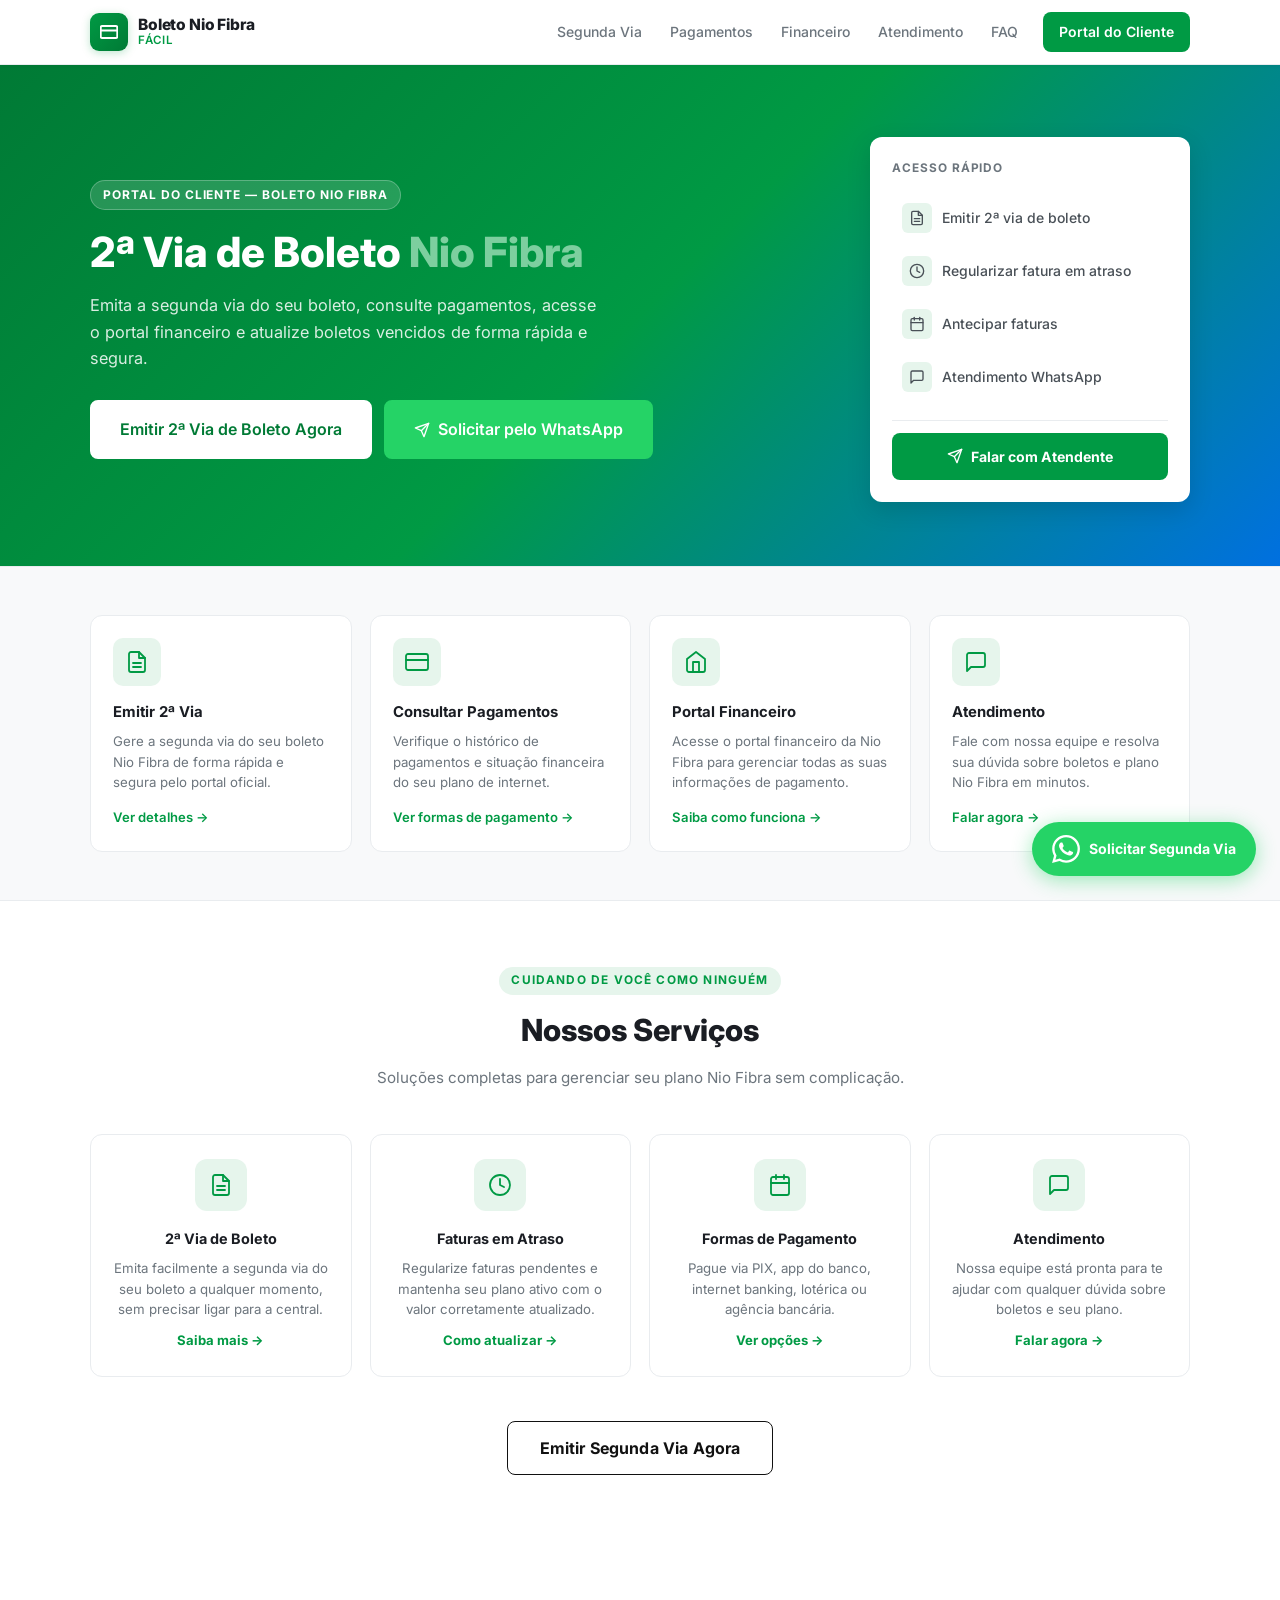
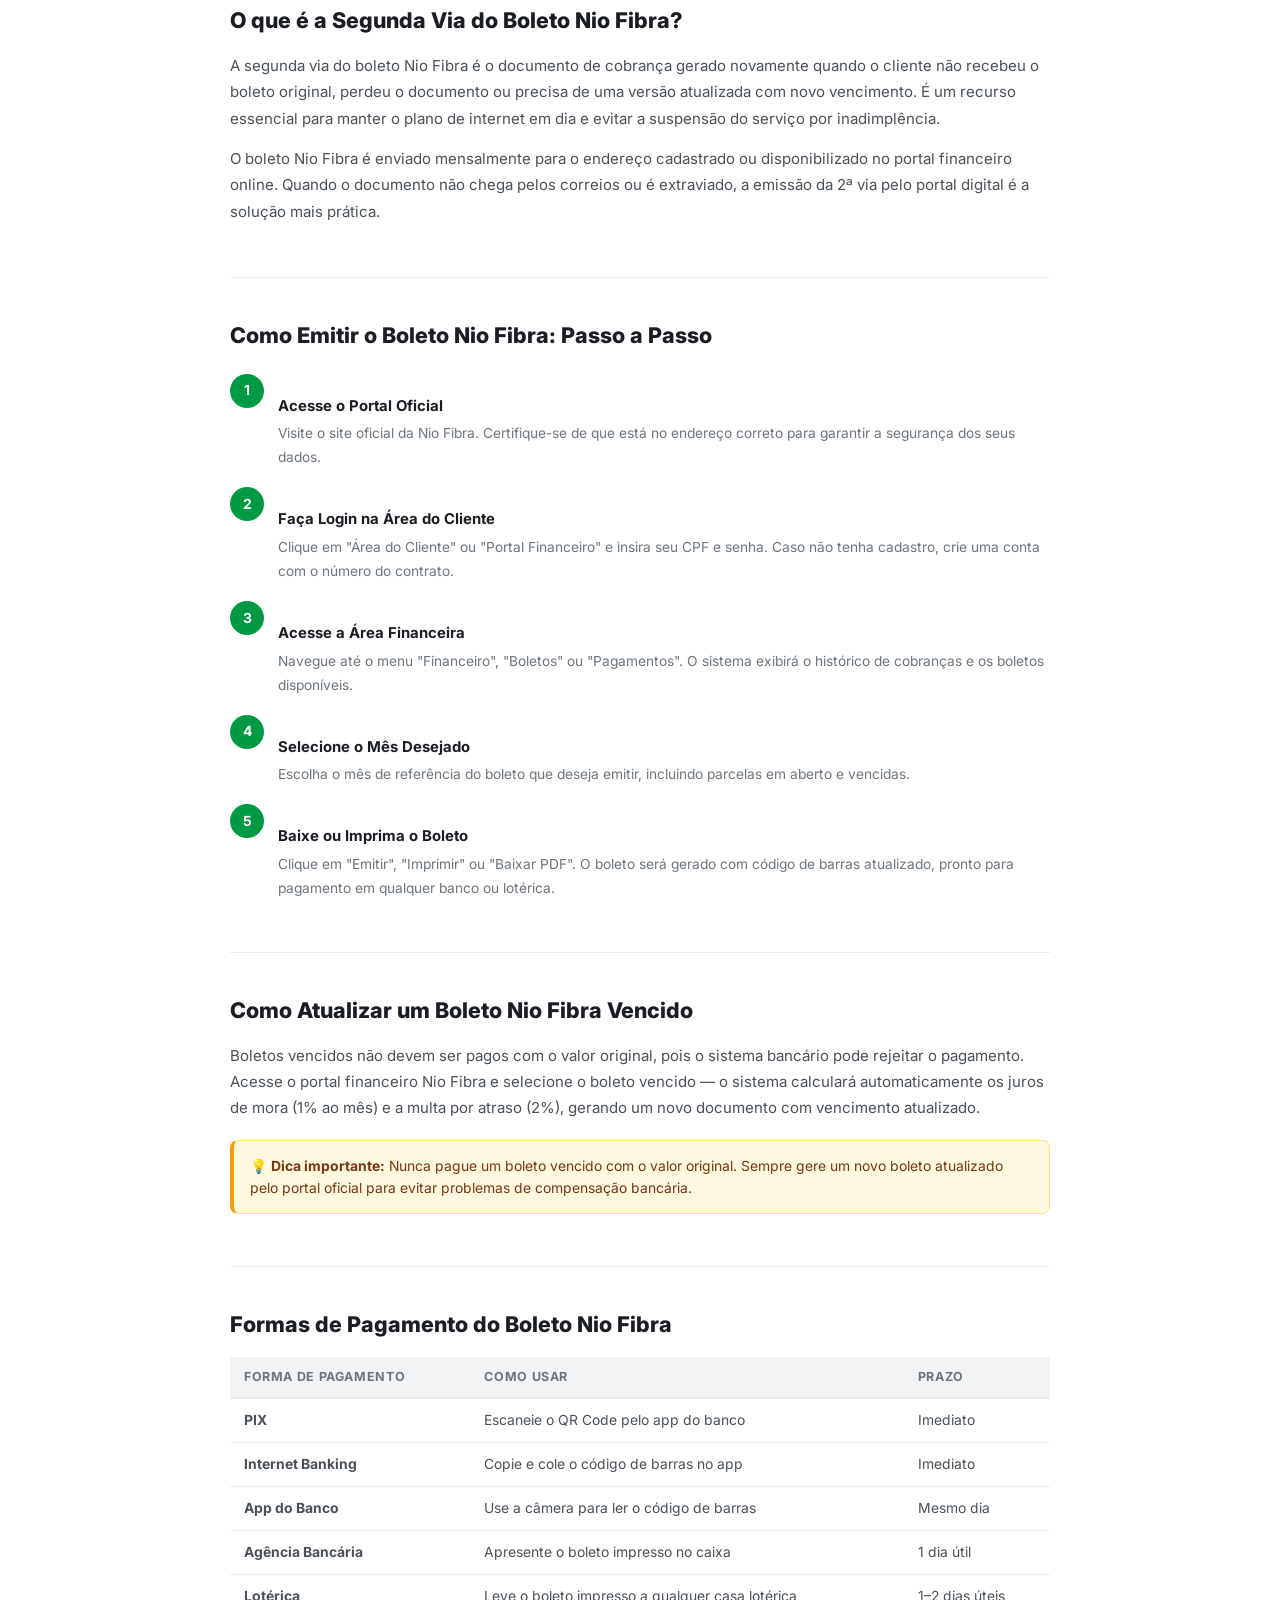
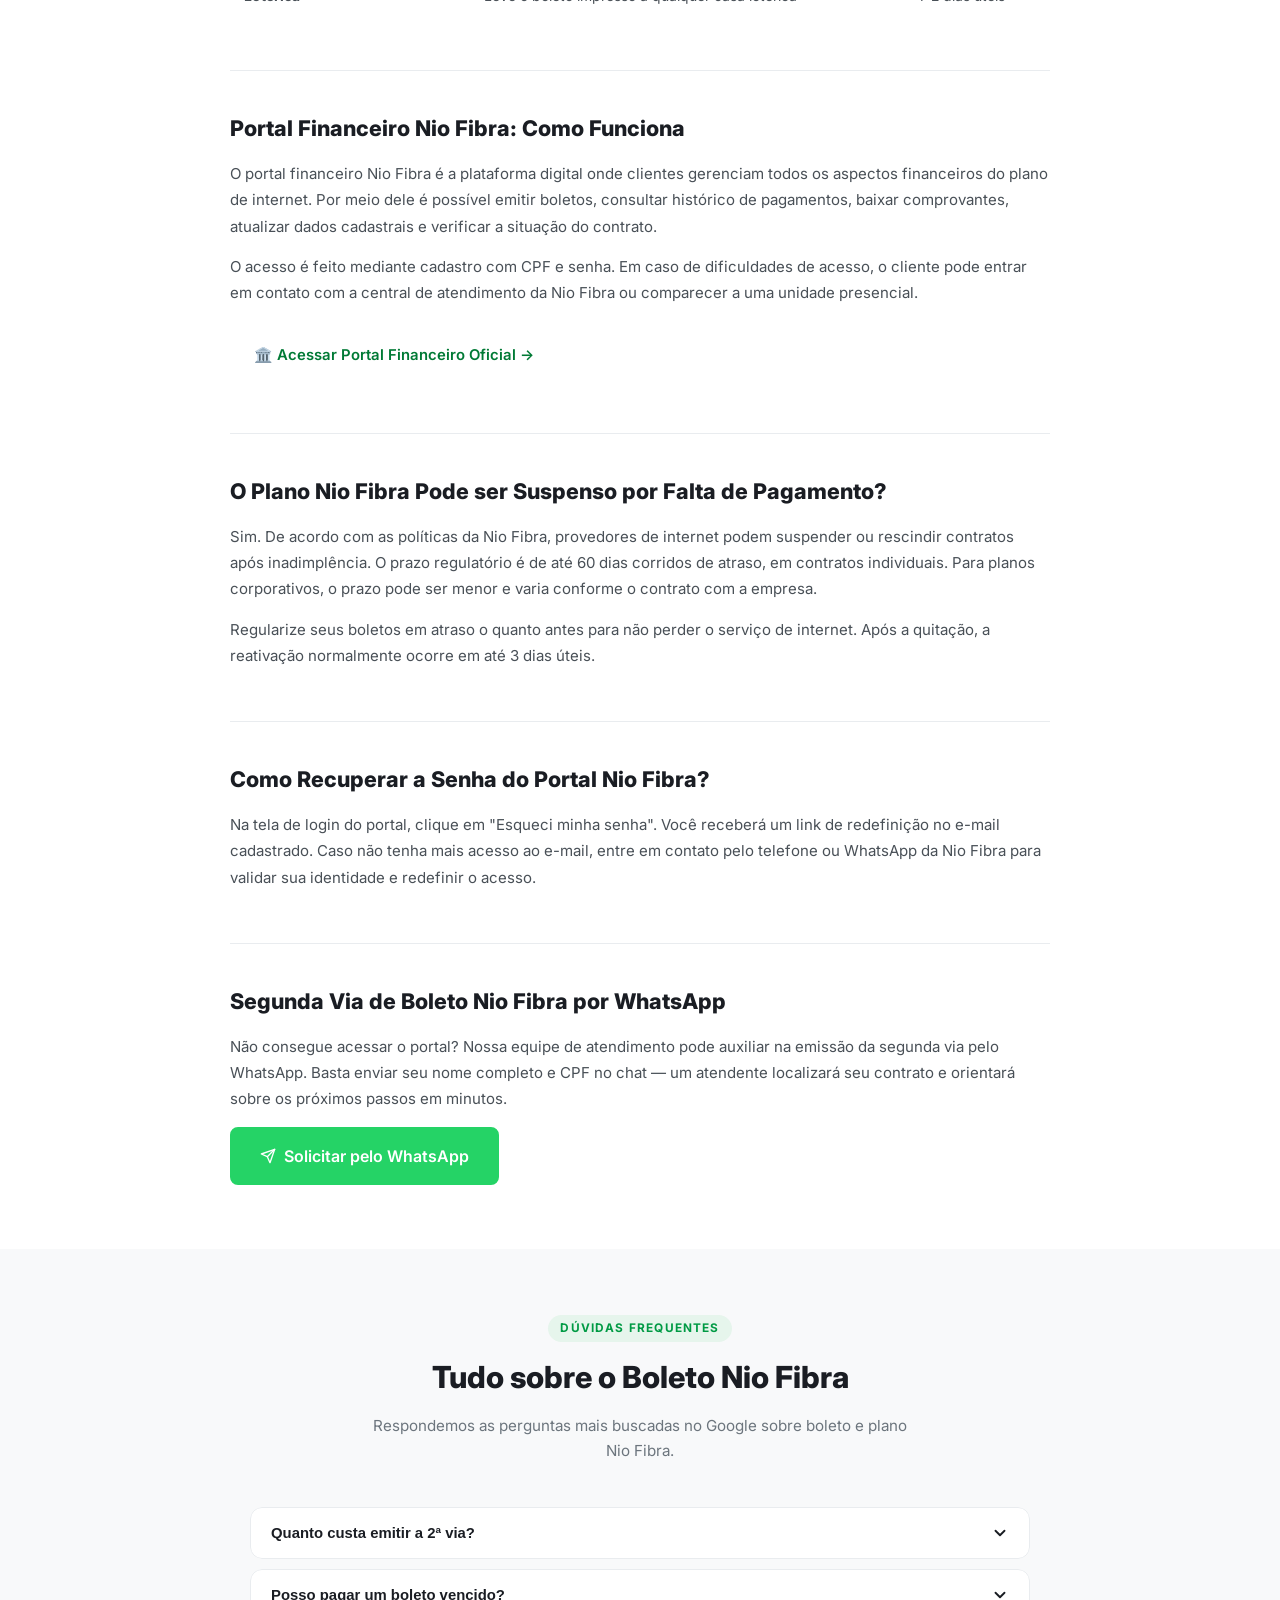
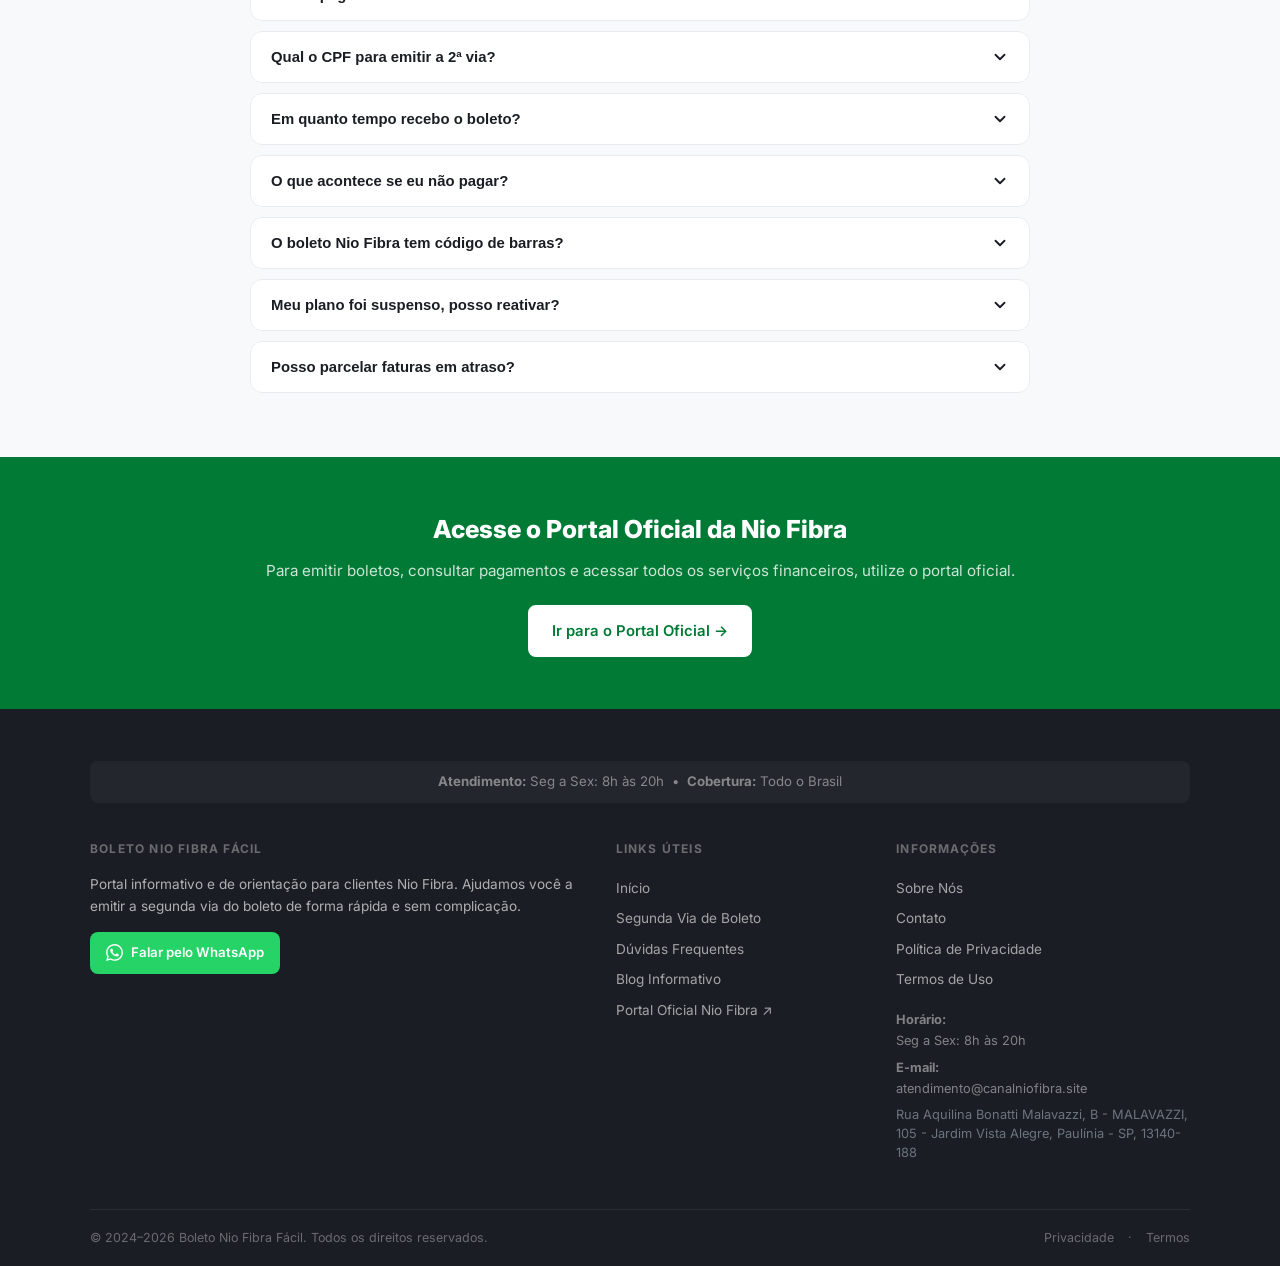
<file: index.html>
<!DOCTYPE html>
<html lang="pt-BR">
<head>
  <meta charset="UTF-8">
  <meta name="viewport" content="width=device-width, initial-scale=1.0">
  <title>2ª Via de Boleto Nio Fibra — Emita Rápido e com Segurança | Boleto Nio Fibra Fácil</title>
  <meta name="description" content="Saiba como emitir a segunda via do boleto Nio Fibra, atualizar boleto vencido, acessar o portal financeiro e regularizar faturas em atraso.">
  <meta name="robots" content="index, follow, max-snippet:-1, max-image-preview:large, max-video-preview:-1">
  <meta name="author" content="Boleto Nio Fibra Fácil">
  <link rel="canonical" href="index.html">
  <link rel="icon" type="image/x-icon" href="favicon.html">
  <meta property="og:type" content="website">
  <meta property="og:site_name" content="Boleto Nio Fibra Fácil">
  <meta property="og:title" content="2ª Via de Boleto Nio Fibra — Emita Rápido e com Segurança | Boleto Nio Fibra Fácil">
  <meta property="og:description" content="Saiba como emitir a segunda via do boleto Nio Fibra, atualizar boleto vencido, acessar o portal financeiro e regularizar faturas em atraso.">
  <meta property="og:url" content="index.html">
  <meta property="og:locale" content="pt_BR">
  <meta name="twitter:card" content="summary_large_image">
  <link rel="preconnect" href="https://fonts.googleapis.com/">
  <link rel="preconnect" href="https://fonts.gstatic.com/" crossorigin>
  <link href="https://fonts.googleapis.com/css2?family=Inter:wght@400;500;600;700;800&amp;display=swap" rel="stylesheet">
  <link rel="stylesheet" href="css/style.css">
</head>
<body>
<a class="skip-link" href="#main-content">Pular para o conteúdo</a>

<header class="site-header" role="banner">
  <div class="container header-inner">
    <a href="index.html" class="logo" aria-label="Boleto Nio Fibra Fácil — Página inicial">
      <span class="logo-icon"><svg width="18" height="18" viewBox="0 0 24 24" fill="none" stroke="currentColor" stroke-width="2.5" stroke-linecap="round" stroke-linejoin="round" aria-hidden="true"><rect x="1" y="4" width="22" height="16" rx="2" ry="2"/><line x1="1" y1="10" x2="23" y2="10"/></svg></span>
      <span class="logo-wordmark"><strong>Boleto Nio Fibra</strong><em>Fácil</em></span>
    </a>
    <nav class="main-nav" aria-label="Navegação principal"><a href="#o-que-e" class="nav-link smooth-anchor">Segunda Via</a><a href="#pagamentos" class="nav-link smooth-anchor">Pagamentos</a><a href="#atendimento-zap" class="nav-link smooth-anchor">Financeiro</a><a href="#atendimento-zap" class="nav-link smooth-anchor">Atendimento</a><a href="#faq" class="nav-link smooth-anchor">FAQ</a><a href="https://wa.me/5555999662638?text=Ol%C3%A1%2C%20preciso%20de%20atendimento." class="nav-link nav-portal smooth-anchor">Portal do Cliente</a></nav>
    <button class="nav-toggle" id="nav-toggle" aria-label="Abrir menu" aria-expanded="false"><span class="ham-bar"></span><span class="ham-bar"></span><span class="ham-bar"></span></button>
  </div>
</header>
<div class="mobile-overlay" id="mobile-overlay" role="dialog" aria-modal="true" aria-label="Menu de navegação">
  <div class="mobile-drawer" role="document">
    <div class="drawer-header"><span class="drawer-logo">Boleto Nio Fibra Fácil</span><button class="drawer-close" id="drawer-close" aria-label="Fechar menu">&times;</button></div>
    <div class="drawer-links"><a href="#o-que-e" class="drawer-link drawer-anchor">Segunda Via</a><a href="#pagamentos" class="drawer-link drawer-anchor">Pagamentos</a><a href="#atendimento-zap" class="drawer-link drawer-anchor">Financeiro</a><a href="#atendimento-zap" class="drawer-link drawer-anchor">Atendimento</a><a href="#faq" class="drawer-link drawer-anchor">FAQ</a></div>
    <div class="drawer-footer"><a href="https://wa.me/5555999662638?text=Ol%C3%A1%2C%20preciso%20de%20atendimento." class="drawer-portal-btn" target="_blank" rel="noopener noreferrer">Emitir Segunda Via Agora</a></div>
  </div>
</div>
<main id="main-content">
<section class="hero"><div class="container"><div class="hero-inner">
  <div class="hero-content">
    <span class="hero-eyebrow">Portal do Cliente — Boleto Nio Fibra</span>
    <h1>2ª Via de Boleto <em>Nio Fibra</em></h1>
    <p class="hero-desc">Emita a segunda via do seu boleto, consulte pagamentos, acesse o portal financeiro e atualize boletos vencidos de forma rápida e segura.</p>
    <div class="hero-cta-group">
      <a href="https://wa.me/5555999662638?text=Ol%C3%A1%2C%20preciso%20de%20atendimento." class="btn btn-portal btn-lg">Emitir 2ª Via de Boleto Agora</a>
      <a href="https://wa.me/5555999662638?text=Ol%C3%A1%2C%20preciso%20de%20atendimento." class="btn btn-whatsapp btn-lg" target="_blank" rel="noopener noreferrer"><svg viewBox="0 0 24 24" width="16" height="16" fill="none" stroke="currentColor" stroke-width="2" stroke-linecap="round" stroke-linejoin="round"><line x1="22" y1="2" x2="11" y2="13"/><polygon points="22 2 15 22 11 13 2 9 22 2"/></svg> Solicitar pelo WhatsApp</a>
    </div>
  </div>
  <div class="hero-card" aria-label="Acesso rápido">
    <div class="hero-card-title">Acesso Rápido</div>
    <div class="hero-card-links">
      <a href="https://wa.me/5555999662638?text=Ol%C3%A1%2C%20preciso%20de%20atendimento." class="hero-card-link" target="_blank" rel="noopener noreferrer"><span class="hcl-icon"><svg viewBox="0 0 24 24" width="16" height="16" fill="none" stroke="currentColor" stroke-width="2" stroke-linecap="round" stroke-linejoin="round"><path d="M14 2H6a2 2 0 0 0-2 2v16a2 2 0 0 0 2 2h12a2 2 0 0 0 2-2V8z"/><polyline points="14 2 14 8 20 8"/><line x1="16" y1="13" x2="8" y2="13"/><line x1="16" y1="17" x2="8" y2="17"/></svg></span> Emitir 2ª via de boleto</a>
      <a href="https://wa.me/5555999662638?text=Ol%C3%A1%2C%20preciso%20de%20atendimento." class="hero-card-link" target="_blank" rel="noopener noreferrer"><span class="hcl-icon"><svg viewBox="0 0 24 24" width="16" height="16" fill="none" stroke="currentColor" stroke-width="2" stroke-linecap="round" stroke-linejoin="round"><circle cx="12" cy="12" r="10"/><polyline points="12 6 12 12 16 14"/></svg></span> Regularizar fatura em atraso</a>
      <a href="https://wa.me/5555999662638?text=Ol%C3%A1%2C%20preciso%20de%20atendimento." class="hero-card-link" target="_blank" rel="noopener noreferrer"><span class="hcl-icon"><svg viewBox="0 0 24 24" width="16" height="16" fill="none" stroke="currentColor" stroke-width="2" stroke-linecap="round" stroke-linejoin="round"><rect x="3" y="4" width="18" height="18" rx="2" ry="2"/><line x1="16" y1="2" x2="16" y2="6"/><line x1="8" y1="2" x2="8" y2="6"/><line x1="3" y1="10" x2="21" y2="10"/></svg></span> Antecipar faturas</a>
      <a href="https://wa.me/5555999662638?text=Ol%C3%A1%2C%20preciso%20de%20atendimento." class="hero-card-link" target="_blank" rel="noopener noreferrer"><span class="hcl-icon"><svg viewBox="0 0 24 24" width="16" height="16" fill="none" stroke="currentColor" stroke-width="2" stroke-linecap="round" stroke-linejoin="round"><path d="M21 15a2 2 0 0 1-2 2H7l-4 4V5a2 2 0 0 1 2-2h14a2 2 0 0 1 2 2z"/></svg></span> Atendimento WhatsApp</a>
    </div>
    <hr class="hero-card-sep">
    <a href="https://wa.me/5555999662638?text=Ol%C3%A1%2C%20preciso%20de%20atendimento." class="hero-card-cta" target="_blank" rel="noopener noreferrer"><svg viewBox="0 0 24 24" width="16" height="16" fill="none" stroke="currentColor" stroke-width="2" stroke-linecap="round" stroke-linejoin="round"><line x1="22" y1="2" x2="11" y2="13"/><polygon points="22 2 15 22 11 13 2 9 22 2"/></svg> Falar com Atendente</a>
  </div>
</div></div></section>

<section class="features-band"><div class="container"><div class="features-grid">
  <a href="#o-que-e" class="feature-card drawer-anchor"><div class="feature-icon"><svg viewBox="0 0 24 24" width="24" height="24" fill="none" stroke="currentColor" stroke-width="1.8" stroke-linecap="round" stroke-linejoin="round"><path d="M14 2H6a2 2 0 0 0-2 2v16a2 2 0 0 0 2 2h12a2 2 0 0 0 2-2V8z"/><polyline points="14 2 14 8 20 8"/><line x1="16" y1="13" x2="8" y2="13"/><line x1="16" y1="17" x2="8" y2="17"/></svg></div><h3>Emitir 2ª Via</h3><p>Gere a segunda via do seu boleto Nio Fibra de forma rápida e segura pelo portal oficial.</p><span class="fc-link">Ver detalhes →</span></a>
  <a href="#pagamentos" class="feature-card drawer-anchor"><div class="feature-icon"><svg viewBox="0 0 24 24" width="24" height="24" fill="none" stroke="currentColor" stroke-width="1.8" stroke-linecap="round" stroke-linejoin="round"><rect x="1" y="4" width="22" height="16" rx="2" ry="2"/><line x1="1" y1="10" x2="23" y2="10"/></svg></div><h3>Consultar Pagamentos</h3><p>Verifique o histórico de pagamentos e situação financeira do seu plano de internet.</p><span class="fc-link">Ver formas de pagamento →</span></a>
  <a href="#portal" class="feature-card drawer-anchor"><div class="feature-icon"><svg viewBox="0 0 24 24" width="24" height="24" fill="none" stroke="currentColor" stroke-width="1.8" stroke-linecap="round" stroke-linejoin="round"><path d="M3 9l9-7 9 7v11a2 2 0 0 1-2 2H5a2 2 0 0 1-2-2z"/><polyline points="9 22 9 12 15 12 15 22"/></svg></div><h3>Portal Financeiro</h3><p>Acesse o portal financeiro da Nio Fibra para gerenciar todas as suas informações de pagamento.</p><span class="fc-link">Saiba como funciona →</span></a>
  <a href="#atendimento-zap" class="feature-card drawer-anchor"><div class="feature-icon"><svg viewBox="0 0 24 24" width="24" height="24" fill="none" stroke="currentColor" stroke-width="1.8" stroke-linecap="round" stroke-linejoin="round"><path d="M21 15a2 2 0 0 1-2 2H7l-4 4V5a2 2 0 0 1 2-2h14a2 2 0 0 1 2 2z"/></svg></div><h3>Atendimento</h3><p>Fale com nossa equipe e resolva sua dúvida sobre boletos e plano Nio Fibra em minutos.</p><span class="fc-link">Falar agora →</span></a>
</div></div></section>

<section class="section"><div class="container">
  <div class="section-header"><span class="section-eyebrow">Cuidando de você como ninguém</span><h2 class="section-title">Nossos Serviços</h2><p class="section-subtitle">Soluções completas para gerenciar seu plano Nio Fibra sem complicação.</p></div>
  <div class="services-grid">
    <a href="#o-que-e" class="service-card drawer-anchor"><div class="service-icon"><svg viewBox="0 0 24 24" width="24" height="24" fill="none" stroke="currentColor" stroke-width="1.8" stroke-linecap="round" stroke-linejoin="round"><path d="M14 2H6a2 2 0 0 0-2 2v16a2 2 0 0 0 2 2h12a2 2 0 0 0 2-2V8z"/><polyline points="14 2 14 8 20 8"/><line x1="16" y1="13" x2="8" y2="13"/><line x1="16" y1="17" x2="8" y2="17"/></svg></div><h3>2ª Via de Boleto</h3><p>Emita facilmente a segunda via do seu boleto a qualquer momento, sem precisar ligar para a central.</p><span class="sc-cta">Saiba mais →</span></a>
    <a href="#vencido" class="service-card drawer-anchor"><div class="service-icon"><svg viewBox="0 0 24 24" width="24" height="24" fill="none" stroke="currentColor" stroke-width="1.8" stroke-linecap="round" stroke-linejoin="round"><circle cx="12" cy="12" r="10"/><polyline points="12 6 12 12 16 14"/></svg></div><h3>Faturas em Atraso</h3><p>Regularize faturas pendentes e mantenha seu plano ativo com o valor corretamente atualizado.</p><span class="sc-cta">Como atualizar →</span></a>
    <a href="#pagamentos" class="service-card drawer-anchor"><div class="service-icon"><svg viewBox="0 0 24 24" width="24" height="24" fill="none" stroke="currentColor" stroke-width="1.8" stroke-linecap="round" stroke-linejoin="round"><rect x="3" y="4" width="18" height="18" rx="2" ry="2"/><line x1="16" y1="2" x2="16" y2="6"/><line x1="8" y1="2" x2="8" y2="6"/><line x1="3" y1="10" x2="21" y2="10"/></svg></div><h3>Formas de Pagamento</h3><p>Pague via PIX, app do banco, internet banking, lotérica ou agência bancária.</p><span class="sc-cta">Ver opções →</span></a>
    <a href="https://wa.me/5555999662638?text=Ol%C3%A1%2C%20preciso%20de%20atendimento." class="service-card" target="_blank" rel="noopener noreferrer"><div class="service-icon"><svg viewBox="0 0 24 24" width="24" height="24" fill="none" stroke="currentColor" stroke-width="1.8" stroke-linecap="round" stroke-linejoin="round"><path d="M21 15a2 2 0 0 1-2 2H7l-4 4V5a2 2 0 0 1 2-2h14a2 2 0 0 1 2 2z"/></svg></div><h3>Atendimento</h3><p>Nossa equipe está pronta para te ajudar com qualquer dúvida sobre boletos e seu plano.</p><span class="sc-cta">Falar agora →</span></a>
  </div>
  <div style="text-align:center;margin-top:44px;"><a href="segunda-via.html" class="btn btn-outline-dark">Emitir Segunda Via Agora</a></div>
</div></section>

<section class="content-section"><div class="container"><div class="content-layout" style="grid-template-columns:1fr;max-width:820px;margin:0 auto;"><div class="content-body">
  <h2 id="o-que-e" style="scroll-margin-top:80px;">O que é a Segunda Via do Boleto Nio Fibra?</h2>
  <p>A segunda via do boleto Nio Fibra é o documento de cobrança gerado novamente quando o cliente não recebeu o boleto original, perdeu o documento ou precisa de uma versão atualizada com novo vencimento. É um recurso essencial para manter o plano de internet em dia e evitar a suspensão do serviço por inadimplência.</p>
  <p>O boleto Nio Fibra é enviado mensalmente para o endereço cadastrado ou disponibilizado no portal financeiro online. Quando o documento não chega pelos correios ou é extraviado, a emissão da 2ª via pelo portal digital é a solução mais prática.</p>
  <h2>Como Emitir o Boleto Nio Fibra: Passo a Passo</h2>
  <div class="steps-list">
    <div class="step-item"><div class="step-num">1</div><div class="step-body"><h3>Acesse o Portal Oficial</h3><p>Visite o site oficial da Nio Fibra. Certifique-se de que está no endereço correto para garantir a segurança dos seus dados.</p></div></div>
    <div class="step-item"><div class="step-num">2</div><div class="step-body"><h3>Faça Login na Área do Cliente</h3><p>Clique em "Área do Cliente" ou "Portal Financeiro" e insira seu CPF e senha. Caso não tenha cadastro, crie uma conta com o número do contrato.</p></div></div>
    <div class="step-item"><div class="step-num">3</div><div class="step-body"><h3>Acesse a Área Financeira</h3><p>Navegue até o menu "Financeiro", "Boletos" ou "Pagamentos". O sistema exibirá o histórico de cobranças e os boletos disponíveis.</p></div></div>
    <div class="step-item"><div class="step-num">4</div><div class="step-body"><h3>Selecione o Mês Desejado</h3><p>Escolha o mês de referência do boleto que deseja emitir, incluindo parcelas em aberto e vencidas.</p></div></div>
    <div class="step-item"><div class="step-num">5</div><div class="step-body"><h3>Baixe ou Imprima o Boleto</h3><p>Clique em "Emitir", "Imprimir" ou "Baixar PDF". O boleto será gerado com código de barras atualizado, pronto para pagamento em qualquer banco ou lotérica.</p></div></div>
  </div>
  <h2 id="vencido" style="scroll-margin-top:80px;">Como Atualizar um Boleto Nio Fibra Vencido</h2>
  <p>Boletos vencidos não devem ser pagos com o valor original, pois o sistema bancário pode rejeitar o pagamento. Acesse o portal financeiro Nio Fibra e selecione o boleto vencido — o sistema calculará automaticamente os juros de mora (1% ao mês) e a multa por atraso (2%), gerando um novo documento com vencimento atualizado.</p>
  <div class="tip-box">💡 <strong>Dica importante:</strong> Nunca pague um boleto vencido com o valor original. Sempre gere um novo boleto atualizado pelo portal oficial para evitar problemas de compensação bancária.</div>
  <h2 id="pagamentos" style="scroll-margin-top:80px;">Formas de Pagamento do Boleto Nio Fibra</h2>
  <table class="payment-table"><thead><tr><th>Forma de Pagamento</th><th>Como Usar</th><th>Prazo</th></tr></thead><tbody>
    <tr><td><strong>PIX</strong></td><td>Escaneie o QR Code pelo app do banco</td><td>Imediato</td></tr>
    <tr><td><strong>Internet Banking</strong></td><td>Copie e cole o código de barras no app</td><td>Imediato</td></tr>
    <tr><td><strong>App do Banco</strong></td><td>Use a câmera para ler o código de barras</td><td>Mesmo dia</td></tr>
    <tr><td><strong>Agência Bancária</strong></td><td>Apresente o boleto impresso no caixa</td><td>1 dia útil</td></tr>
    <tr><td><strong>Lotérica</strong></td><td>Leve o boleto impresso a qualquer casa lotérica</td><td>1–2 dias úteis</td></tr>
  </tbody></table>
  <h2 id="portal" style="scroll-margin-top:80px;">Portal Financeiro Nio Fibra: Como Funciona</h2>
  <p>O portal financeiro Nio Fibra é a plataforma digital onde clientes gerenciam todos os aspectos financeiros do plano de internet. Por meio dele é possível emitir boletos, consultar histórico de pagamentos, baixar comprovantes, atualizar dados cadastrais e verificar a situação do contrato.</p>
  <p>O acesso é feito mediante cadastro com CPF e senha. Em caso de dificuldades de acesso, o cliente pode entrar em contato com a central de atendimento da Nio Fibra ou comparecer a uma unidade presencial.</p>
  <a href="https://wa.me/5555999662638?text=Ol%C3%A1%2C%20preciso%20de%20atendimento." class="btn btn-portal" target="_blank" rel="noopener noreferrer" style="margin-top:8px;display:inline-flex;">🏛️ Acessar Portal Financeiro Oficial →</a>
  <h2>O Plano Nio Fibra Pode ser Suspenso por Falta de Pagamento?</h2>
  <p>Sim. De acordo com as políticas da Nio Fibra, provedores de internet podem suspender ou rescindir contratos após inadimplência. O prazo regulatório é de até 60 dias corridos de atraso, em contratos individuais. Para planos corporativos, o prazo pode ser menor e varia conforme o contrato com a empresa.</p>
  <p>Regularize seus boletos em atraso o quanto antes para não perder o serviço de internet. Após a quitação, a reativação normalmente ocorre em até 3 dias úteis.</p>
  <h2>Como Recuperar a Senha do Portal Nio Fibra?</h2>
  <p>Na tela de login do portal, clique em "Esqueci minha senha". Você receberá um link de redefinição no e-mail cadastrado. Caso não tenha mais acesso ao e-mail, entre em contato pelo telefone ou WhatsApp da Nio Fibra para validar sua identidade e redefinir o acesso.</p>
  <h2 id="atendimento-zap" style="scroll-margin-top:80px;">Segunda Via de Boleto Nio Fibra por WhatsApp</h2>
  <p>Não consegue acessar o portal? Nossa equipe de atendimento pode auxiliar na emissão da segunda via pelo WhatsApp. Basta enviar seu nome completo e CPF no chat — um atendente localizará seu contrato e orientará sobre os próximos passos em minutos.</p>
  <a href="https://wa.me/5555999662638?text=Ol%C3%A1%2C%20preciso%20de%20atendimento." class="btn btn-whatsapp btn-lg" target="_blank" rel="noopener noreferrer"><svg viewBox="0 0 24 24" width="16" height="16" fill="none" stroke="currentColor" stroke-width="2" stroke-linecap="round" stroke-linejoin="round"><line x1="22" y1="2" x2="11" y2="13"/><polygon points="22 2 15 22 11 13 2 9 22 2"/></svg> Solicitar pelo WhatsApp</a>
</div></div></div></section>

<section id="faq" class="section section-alt" style="scroll-margin-top:70px;"><div class="container">
  <div class="section-header"><span class="section-eyebrow">Dúvidas Frequentes</span><h2 class="section-title">Tudo sobre o Boleto Nio Fibra</h2><p class="section-subtitle">Respondemos as perguntas mais buscadas no Google sobre boleto e plano Nio Fibra.</p></div>
  <div class="faq-list" style="max-width:780px;margin:0 auto;">
    <div class="faq-item-acc"><button class="faq-question" aria-expanded="false" aria-controls="hfaq-0">Quanto custa emitir a 2ª via?<svg class="faq-chevron" viewBox="0 0 24 24" width="18" height="18" fill="none" stroke="currentColor" stroke-width="2.5" stroke-linecap="round" stroke-linejoin="round" aria-hidden="true"><polyline points="6 9 12 15 18 9"/></svg></button><div id="hfaq-0" class="faq-answer" role="region" style="display:none;"><p><strong>Nada.</strong> A emissão da segunda via é totalmente gratuita, tanto pelo portal oficial quanto pelo atendimento.</p></div></div>
    <div class="faq-item-acc"><button class="faq-question" aria-expanded="false" aria-controls="hfaq-1">Posso pagar um boleto vencido?<svg class="faq-chevron" viewBox="0 0 24 24" width="18" height="18" fill="none" stroke="currentColor" stroke-width="2.5" stroke-linecap="round" stroke-linejoin="round" aria-hidden="true"><polyline points="6 9 12 15 18 9"/></svg></button><div id="hfaq-1" class="faq-answer" role="region" style="display:none;"><p>Boletos vencidos há mais de 3 dias são recusados pelos bancos. Solicite uma nova via com o valor atualizado (juros + multa).</p></div></div>
    <div class="faq-item-acc"><button class="faq-question" aria-expanded="false" aria-controls="hfaq-2">Qual o CPF para emitir a 2ª via?<svg class="faq-chevron" viewBox="0 0 24 24" width="18" height="18" fill="none" stroke="currentColor" stroke-width="2.5" stroke-linecap="round" stroke-linejoin="round" aria-hidden="true"><polyline points="6 9 12 15 18 9"/></svg></button><div id="hfaq-2" class="faq-answer" role="region" style="display:none;"><p>Use o <strong>CPF do titular do contrato</strong>, que é o responsável financeiro pelo plano.</p></div></div>
    <div class="faq-item-acc"><button class="faq-question" aria-expanded="false" aria-controls="hfaq-3">Em quanto tempo recebo o boleto?<svg class="faq-chevron" viewBox="0 0 24 24" width="18" height="18" fill="none" stroke="currentColor" stroke-width="2.5" stroke-linecap="round" stroke-linejoin="round" aria-hidden="true"><polyline points="6 9 12 15 18 9"/></svg></button><div id="hfaq-3" class="faq-answer" role="region" style="display:none;"><p>Pelo portal, é imediato. Pelo atendimento, em média <strong>menos de 5 minutos</strong> no horário de atendimento.</p></div></div>
    <div class="faq-item-acc"><button class="faq-question" aria-expanded="false" aria-controls="hfaq-4">O que acontece se eu não pagar?<svg class="faq-chevron" viewBox="0 0 24 24" width="18" height="18" fill="none" stroke="currentColor" stroke-width="2.5" stroke-linecap="round" stroke-linejoin="round" aria-hidden="true"><polyline points="6 9 12 15 18 9"/></svg></button><div id="hfaq-4" class="faq-answer" role="region" style="display:none;"><p>Após 60 dias corridos de atraso, a Nio Fibra pode suspender o plano. Regularize o quanto antes para manter o serviço ativo.</p></div></div>
    <div class="faq-item-acc"><button class="faq-question" aria-expanded="false" aria-controls="hfaq-5">O boleto Nio Fibra tem código de barras?<svg class="faq-chevron" viewBox="0 0 24 24" width="18" height="18" fill="none" stroke="currentColor" stroke-width="2.5" stroke-linecap="round" stroke-linejoin="round" aria-hidden="true"><polyline points="6 9 12 15 18 9"/></svg></button><div id="hfaq-5" class="faq-answer" role="region" style="display:none;"><p>Sim. O boleto gerado pelo portal contém código de barras e linha digitável para pagamento em qualquer banco ou lotérica.</p></div></div>
    <div class="faq-item-acc"><button class="faq-question" aria-expanded="false" aria-controls="hfaq-6">Meu plano foi suspenso, posso reativar?<svg class="faq-chevron" viewBox="0 0 24 24" width="18" height="18" fill="none" stroke="currentColor" stroke-width="2.5" stroke-linecap="round" stroke-linejoin="round" aria-hidden="true"><polyline points="6 9 12 15 18 9"/></svg></button><div id="hfaq-6" class="faq-answer" role="region" style="display:none;"><p>Sim. Após quitação dos boletos em atraso, a reativação ocorre normalmente em até <strong>3 dias úteis</strong>.</p></div></div>
    <div class="faq-item-acc"><button class="faq-question" aria-expanded="false" aria-controls="hfaq-7">Posso parcelar faturas em atraso?<svg class="faq-chevron" viewBox="0 0 24 24" width="18" height="18" fill="none" stroke="currentColor" stroke-width="2.5" stroke-linecap="round" stroke-linejoin="round" aria-hidden="true"><polyline points="6 9 12 15 18 9"/></svg></button><div id="hfaq-7" class="faq-answer" role="region" style="display:none;"><p>Em muitos casos a Nio Fibra oferece condições especiais. Entre em contato com a central para verificar as opções.</p></div></div>
  </div>
</div></section>

<section class="cta-band"><div class="container">
  <h2>Acesse o Portal Oficial da Nio Fibra</h2>
  <p>Para emitir boletos, consultar pagamentos e acessar todos os serviços financeiros, utilize o portal oficial.</p>
  <div class="cta-band-btns"><a href="https://wa.me/5555999662638?text=Ol%C3%A1%2C%20preciso%20de%20atendimento." class="btn btn-portal" target="_blank" rel="noopener noreferrer">Ir para o Portal Oficial →</a></div>
</div></section>
</main>
<a href="https://wa.me/5555999662638?text=Ol%C3%A1%2C%20preciso%20de%20atendimento." class="whatsapp-float" target="_blank" rel="noopener noreferrer" aria-label="Solicitar segunda via pelo WhatsApp"><svg width="28" height="28" fill="currentColor" viewBox="0 0 24 24" aria-hidden="true"><path d="M17.472 14.382c-.297-.149-1.758-.867-2.03-.967-.273-.099-.471-.148-.67.15-.197.297-.767.966-.94 1.164-.173.199-.347.223-.644.075-.297-.15-1.255-.463-2.39-1.475-.883-.788-1.48-1.761-1.653-2.059-.173-.297-.018-.458.13-.606.134-.133.298-.347.446-.52.149-.174.198-.298.298-.497.099-.198.05-.371-.025-.52-.075-.149-.669-1.612-.916-2.207-.242-.579-.487-.5-.669-.51-.173-.008-.371-.01-.57-.01-.198 0-.52.074-.792.372-.272.297-1.04 1.016-1.04 2.479 0 1.462 1.065 2.875 1.213 3.074.149.198 2.096 3.2 5.077 4.487.709.306 1.262.489 1.694.625.712.227 1.36.195 1.871.118.571-.085 1.758-.719 2.006-1.413.248-.694.248-1.289.173-1.413-.074-.124-.272-.198-.57-.347m-5.421 7.403h-.004a9.87 9.87 0 01-5.031-1.378l-.361-.214-3.741.982.998-3.648-.235-.374a9.86 9.86 0 01-1.51-5.26c.001-5.45 4.436-9.884 9.888-9.884 2.64 0 5.122 1.03 6.988 2.898a9.825 9.825 0 012.893 6.994c-.003 5.45-4.437 9.884-9.885 9.884m8.413-18.297A11.815 11.815 0 0012.05 0C5.495 0 .16 5.335.157 11.892c0 2.096.547 4.142 1.588 5.945L.057 24l6.305-1.654a11.882 11.882 0 005.683 1.448h.005c6.554 0 11.89-5.335 11.893-11.893a11.821 11.821 0 00-3.48-8.413z"/></svg><span>Solicitar Segunda Via</span></a>
<footer class="site-footer">
  <div class="container">
    <div class="footer-hours-bar"><strong>Atendimento:</strong> Seg a Sex: 8h às 20h &nbsp;&bull;&nbsp; <strong>Cobertura:</strong> Todo o Brasil</div>
    <div class="footer-grid">
      <div class="footer-col">
        <h3>Boleto Nio Fibra Fácil</h3>
        <p>Portal informativo e de orientação para clientes Nio Fibra. Ajudamos você a emitir a segunda via do boleto de forma rápida e sem complicação.</p>
        <a href="https://wa.me/5555999662638?text=Ol%C3%A1%2C%20preciso%20de%20atendimento." class="btn-whatsapp-footer" target="_blank" rel="noopener noreferrer"><svg width="17" height="17" fill="currentColor" viewBox="0 0 24 24" aria-hidden="true"><path d="M17.472 14.382c-.297-.149-1.758-.867-2.03-.967-.273-.099-.471-.148-.67.15-.197.297-.767.966-.94 1.164-.173.199-.347.223-.644.075-.297-.15-1.255-.463-2.39-1.475-.883-.788-1.48-1.761-1.653-2.059-.173-.297-.018-.458.13-.606.134-.133.298-.347.446-.52.149-.174.198-.298.298-.497.099-.198.05-.371-.025-.52-.075-.149-.669-1.612-.916-2.207-.242-.579-.487-.5-.669-.51-.173-.008-.371-.01-.57-.01-.198 0-.52.074-.792.372-.272.297-1.04 1.016-1.04 2.479 0 1.462 1.065 2.875 1.213 3.074.149.198 2.096 3.2 5.077 4.487.709.306 1.262.489 1.694.625.712.227 1.36.195 1.871.118.571-.085 1.758-.719 2.006-1.413.248-.694.248-1.289.173-1.413-.074-.124-.272-.198-.57-.347m-5.421 7.403h-.004a9.87 9.87 0 01-5.031-1.378l-.361-.214-3.741.982.998-3.648-.235-.374a9.86 9.86 0 01-1.51-5.26c.001-5.45 4.436-9.884 9.888-9.884 2.64 0 5.122 1.03 6.988 2.898a9.825 9.825 0 012.893 6.994c-.003 5.45-4.437 9.884-9.885 9.884m8.413-18.297A11.815 11.815 0 0012.05 0C5.495 0 .16 5.335.157 11.892c0 2.096.547 4.142 1.588 5.945L.057 24l6.305-1.654a11.882 11.882 0 005.683 1.448h.005c6.554 0 11.89-5.335 11.893-11.893a11.821 11.821 0 00-3.48-8.413z"/></svg> Falar pelo WhatsApp</a>
      </div>
      <div class="footer-col">
        <h3>Links Úteis</h3>
        <ul class="footer-links">
          <li><a href="index.html">Início</a></li>
          <li><a href="segunda-via.html">Segunda Via de Boleto</a></li>
          <li><a href="faq.html">Dúvidas Frequentes</a></li>
          <li><a href="blog/index.html">Blog Informativo</a></li>
          <li><a href="https://wa.me/5555999662638?text=Ol%C3%A1%2C%20preciso%20de%20atendimento." target="_blank" rel="noopener noreferrer">Portal Oficial Nio Fibra &#8599;</a></li>
        </ul>
      </div>
      <div class="footer-col">
        <h3>Informações</h3>
        <ul class="footer-links">
          <li><a href="sobre.html">Sobre Nós</a></li>
          <li><a href="contato.html">Contato</a></li>
          <li><a href="politica-de-privacidade.html">Política de Privacidade</a></li>
          <li><a href="termos-de-uso.html">Termos de Uso</a></li>
        </ul>
        <div class="footer-contact-block">
          <p><strong>Horário:</strong><br>Seg a Sex: 8h às 20h</p>
          <p><strong>E-mail:</strong><br><a href="mailto:atendimento@canalniofibra.site" style="color:inherit;">atendimento@canalniofibra.site</a></p>
          <p style="font-size:.8rem;color:var(--gray-600);margin-top:6px;line-height:1.5;">Rua Aquilina Bonatti Malavazzi, B - MALAVAZZI, 105 - Jardim Vista Alegre, Paulínia - SP, 13140-188</p>
        </div>
      </div>
    </div>
    <div class="footer-bottom">
      <p>&copy; 2024&ndash;2026 Boleto Nio Fibra Fácil. Todos os direitos reservados.</p>
      <p class="footer-bottom-links"><a href="politica-de-privacidade.html">Privacidade</a> &middot; <a href="termos-de-uso.html">Termos</a></p>
    </div>
  </div>
</footer>
<script src="js/main.js"></script>
</body>
</html>
</file>
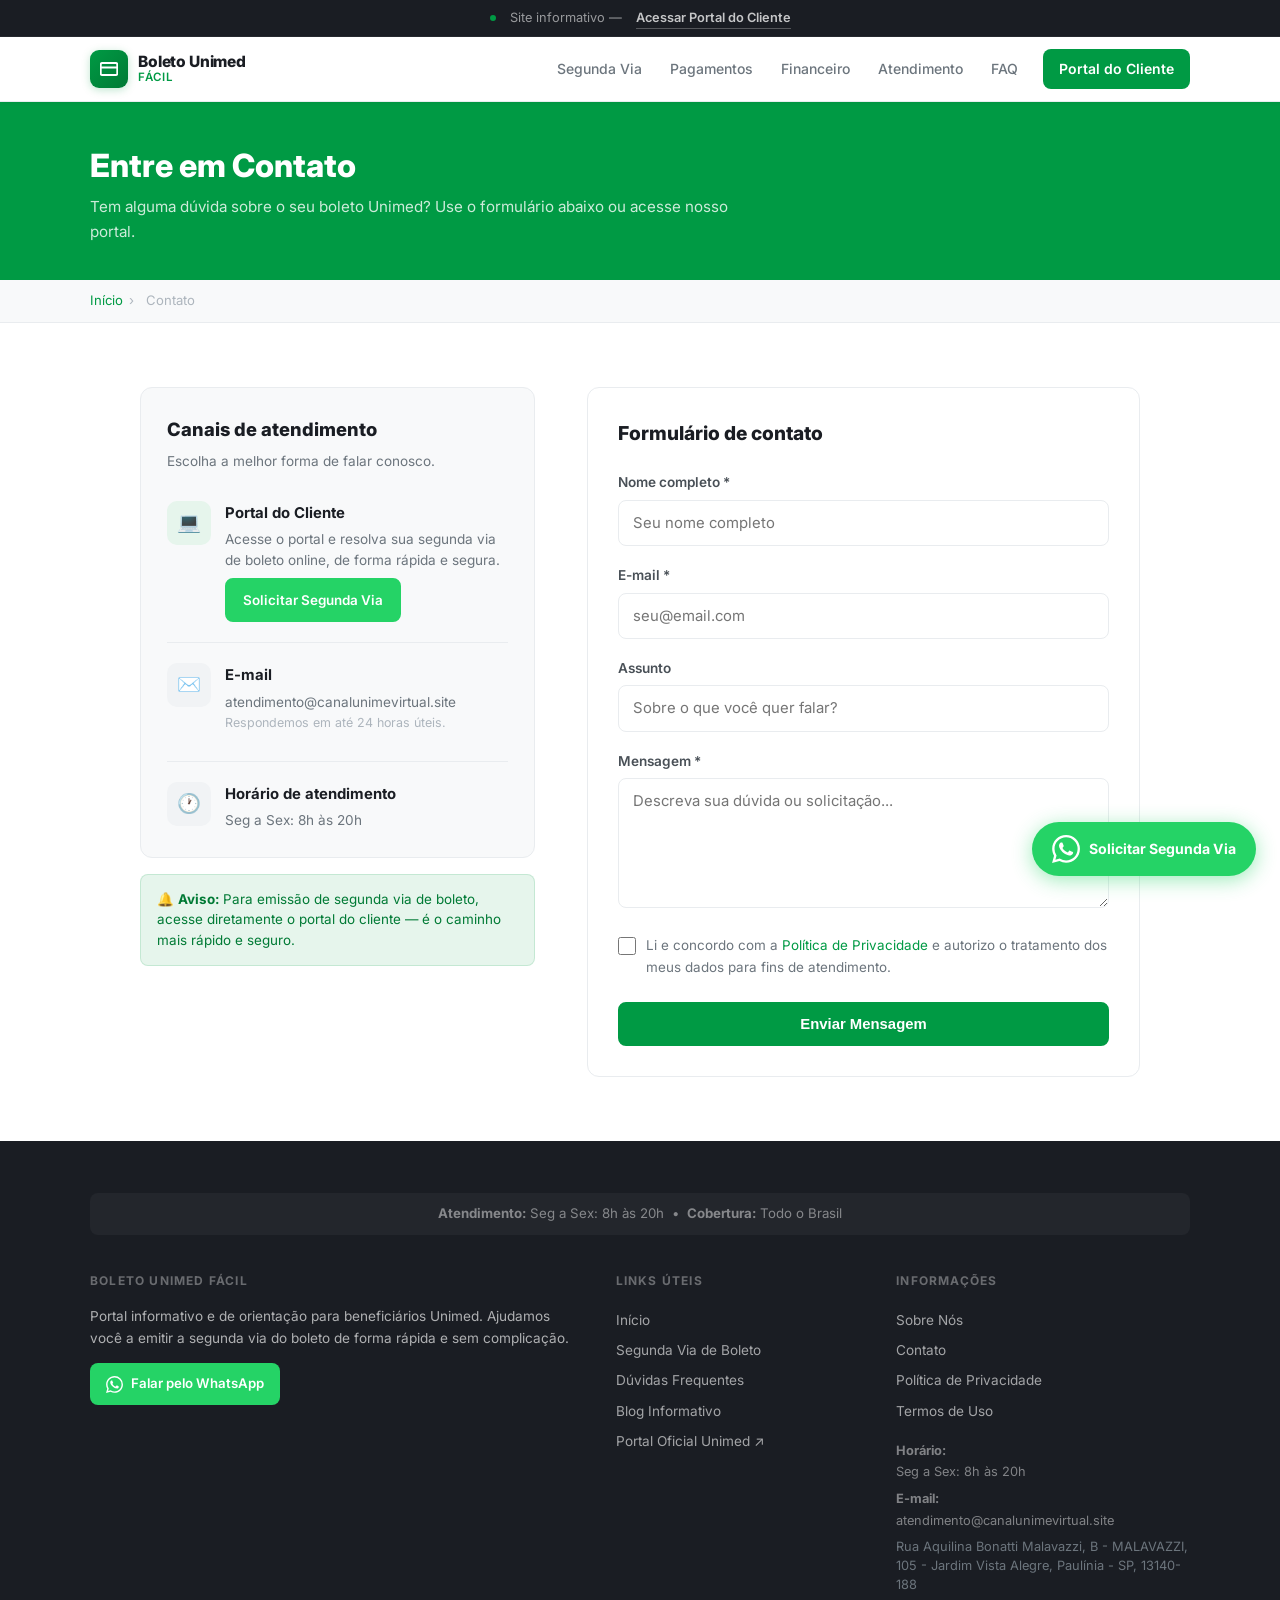
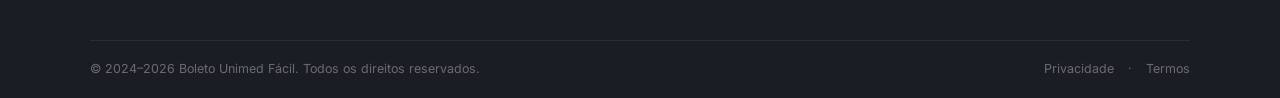
<file: contato.html>
<!DOCTYPE html>
<html lang="pt-BR"> 

<!-- Mirrored from www.suaviamedagil.com/contato.html by HTTrack Website Copier/3.x [XR&CO'2014], Wed, 17 Jun 2026 17:36:14 GMT -->
<head>
  <meta charset="UTF-8"><meta name="viewport" content="width=device-width, initial-scale=1.0">
  <title>Contato — Boleto Unimed Fácil | Boleto Unimed Fácil</title>
  <meta name="description" content="Entre em contato com o Boleto Unimed Fácil. Use nosso formulário para tirar dúvidas sobre segunda via de boleto Unimed.">
  <meta name="robots" content="index, follow, max-snippet:-1, max-image-preview:large, max-video-preview:-1">
  <meta name="author" content="Boleto Unimed Fácil">
  <link rel="canonical" href="contato.html">
  <link rel="icon" type="image/x-icon" href="favicon.html">
  <meta property="og:type" content="article"><meta property="og:site_name" content="Boleto Unimed Fácil">
  <meta property="og:title" content="Contato — Boleto Unimed Fácil | Boleto Unimed Fácil"><meta property="og:description" content="Entre em contato com o Boleto Unimed Fácil. Use nosso formulário para tirar dúvidas sobre segunda via de boleto Unimed.">
  <meta property="og:url" content="contato.html"><meta property="og:locale" content="pt_BR">
  <meta name="twitter:card" content="summary_large_image">
  <link rel="preconnect" href="https://fonts.googleapis.com/"><link rel="preconnect" href="https://fonts.gstatic.com/" crossorigin>
  <link href="https://fonts.googleapis.com/css2?family=Inter:wght@400;500;600;700;800&amp;display=swap" rel="stylesheet">
  <link rel="stylesheet" href="css/style.css">
  
</head>
<body>
<a class="skip-link" href="#main-content">Pular para o conteúdo</a>
<div class="info-notice-bar" role="note"><div class="container info-notice-inner"><span class="info-notice-dot"></span><span>Site informativo —</span><a href="index.html">Acessar Portal do Cliente</a></div></div>
<header class="site-header" role="banner"><div class="container header-inner">
  <a href="index.html" class="logo" aria-label="Boleto Unimed Fácil — Página inicial">
    <span class="logo-icon"><svg width="18" height="18" viewBox="0 0 24 24" fill="none" stroke="currentColor" stroke-width="2.5" stroke-linecap="round" stroke-linejoin="round" aria-hidden="true"><rect x="1" y="4" width="22" height="16" rx="2" ry="2"/><line x1="1" y1="10" x2="23" y2="10"/></svg></span>
    <span class="logo-wordmark"><strong>Boleto Unimed</strong><em>Fácil</em></span>
  </a>
  <nav class="main-nav" aria-label="Navegação principal"><a href="index.html#o-que-e" class="nav-link">Segunda Via</a><a href="index.html#pagamentos" class="nav-link">Pagamentos</a><a href="index.html#atendimento-zap" class="nav-link">Financeiro</a><a href="index.html#atendimento-zap" class="nav-link">Atendimento</a><a href="index.html#faq" class="nav-link">FAQ</a><a href="https://wa.me/ 55999662638?text=Ol%C3%A1%21%20Preciso%20de%20ajuda%20com%20a%20segunda%20via%20do%20meu%20boleto%20Unimed." class="nav-link nav-portal">Portal do Cliente</a></nav>
  <button class="nav-toggle" id="nav-toggle" aria-label="Abrir menu" aria-expanded="false"><span class="ham-bar"></span><span class="ham-bar"></span><span class="ham-bar"></span></button>
</div></header>
<div class="mobile-overlay" id="mobile-overlay" role="dialog" aria-modal="true" aria-label="Menu de navegação">
  <div class="mobile-drawer" role="document">
    <div class="drawer-header"><span class="drawer-logo">Boleto Unimed Fácil</span><button class="drawer-close" id="drawer-close" aria-label="Fechar menu">&times;</button></div>
    <div class="drawer-links"><a href="index.html" class="drawer-link">Segunda Via</a><a href="index.html#pagamentos" class="drawer-link">Pagamentos</a><a href="index.html#atendimento-zap" class="drawer-link">Financeiro</a><a href="index.html#atendimento-zap" class="drawer-link">Atendimento</a><a href="index.html#faq" class="drawer-link">FAQ</a></div>
    <div class="drawer-footer"><a href="https://wa.me/ 55999662638?text=Ol%C3%A1%21%20Preciso%20de%20ajuda%20com%20a%20segunda%20via%20do%20meu%20boleto%20Unimed." class="drawer-portal-btn" target="_blank" rel="noopener noreferrer">Emitir Segunda Via Agora</a></div>
  </div>
</div>
<main id="main-content">
<div class="page-hero"><div class="container"><h1>Entre em Contato</h1><p>Tem alguma dúvida sobre o seu boleto Unimed? Use o formulário abaixo ou acesse nosso portal.</p></div></div>
<nav class="breadcrumb-nav" aria-label="Breadcrumb"><div class="container"><a href="index.html">Início</a><span>›</span><span aria-current="page">Contato</span></div></nav>
<section class="section"><div class="container"><div class="contact-grid">
  <div>
    <div class="contact-info-card">
      <h2 style="font-size:1.15rem;font-weight:800;margin-bottom:6px;">Canais de atendimento</h2>
      <p style="font-size:.85rem;color:var(--gray-600);margin-bottom:0;">Escolha a melhor forma de falar conosco.</p>
      <div class="contact-channel" style="margin-top:8px;">
        <div class="contact-channel-icon blue">&#128187;</div>
        <div><h3>Portal do Cliente</h3><p>Acesse o portal e resolva sua segunda via de boleto online, de forma rápida e segura.</p><a href="https://wa.me/ 55999662638?text=Ol%C3%A1%21%20Preciso%20de%20ajuda%20com%20a%20segunda%20via%20do%20meu%20boleto%20Unimed." class="btn btn-whatsapp" target="_blank" rel="noopener noreferrer" style="font-size:.84rem;padding:9px 16px;">Solicitar Segunda Via</a></div>
      </div>
      <div class="contact-channel">
        <div class="contact-channel-icon" style="background:#f1f3f5;">&#9993;&#65039;</div>
        <div><h3>E-mail</h3><p>atendimento@canalunimevirtual.site<br><span style="font-size:.78rem;color:var(--gray-500);">Respondemos em até 24 horas úteis.</span></p></div>
      </div>
      <div class="contact-channel">
        <div class="contact-channel-icon" style="background:#f1f3f5;">&#128336;</div>
        <div><h3>Horário de atendimento</h3><p style="margin:0;">Seg a Sex: 8h às 20h</p></div>
      </div>
    </div>
    <div class="contact-notice" style="margin-top:16px;">&#128276; <strong>Aviso:</strong> Para emissão de segunda via de boleto, acesse diretamente o portal do cliente — é o caminho mais rápido e seguro.</div>
  </div>
  <div class="contact-form-box">
    <h2>Formulário de contato</h2>
    <form method="POST" action="mailto:atendimento@canalunimevirtual.site" enctype="text/plain" novalidate>
      <div class="form-group"><label for="name">Nome completo *</label><input type="text" id="name" name="name" placeholder="Seu nome completo" required></div>
      <div class="form-group"><label for="email">E-mail *</label><input type="email" id="email" name="email" placeholder="seu@email.com" required></div>
      <div class="form-group"><label for="subject">Assunto</label><input type="text" id="subject" name="subject" placeholder="Sobre o que você quer falar?"></div>
      <div class="form-group"><label for="message">Mensagem *</label><textarea id="message" name="message" placeholder="Descreva sua dúvida ou solicitação..." required></textarea></div>
      <div class="form-group" style="display:flex;align-items:flex-start;gap:10px;">
        <input type="checkbox" id="lgpd" name="lgpd" required style="width:18px;height:18px;margin-top:3px;flex-shrink:0;">
        <label for="lgpd" style="font-weight:400;font-size:.84rem;color:var(--gray-600);">Li e concordo com a <a href="politica-de-privacidade.html">Política de Privacidade</a> e autorizo o tratamento dos meus dados para fins de atendimento.</label>
      </div>
      <button type="submit" class="btn btn-portal-blue" style="width:100%;justify-content:center;">Enviar Mensagem</button>
    </form>
  </div>
</div></div></section>
</main>
<a href="https://wa.me/ 55999662638?text=Ol%C3%A1%21%20Preciso%20de%20ajuda%20com%20a%20segunda%20via%20do%20meu%20boleto%20Unimed." class="whatsapp-float" target="_blank" rel="noopener noreferrer" aria-label="Solicitar segunda via pelo WhatsApp"><svg width="28" height="28" fill="currentColor" viewBox="0 0 24 24" aria-hidden="true"><path d="M17.472 14.382c-.297-.149-1.758-.867-2.03-.967-.273-.099-.471-.148-.67.15-.197.297-.767.966-.94 1.164-.173.199-.347.223-.644.075-.297-.15-1.255-.463-2.39-1.475-.883-.788-1.48-1.761-1.653-2.059-.173-.297-.018-.458.13-.606.134-.133.298-.347.446-.52.149-.174.198-.298.298-.497.099-.198.05-.371-.025-.52-.075-.149-.669-1.612-.916-2.207-.242-.579-.487-.5-.669-.51-.173-.008-.371-.01-.57-.01-.198 0-.52.074-.792.372-.272.297-1.04 1.016-1.04 2.479 0 1.462 1.065 2.875 1.213 3.074.149.198 2.096 3.2 5.077 4.487.709.306 1.262.489 1.694.625.712.227 1.36.195 1.871.118.571-.085 1.758-.719 2.006-1.413.248-.694.248-1.289.173-1.413-.074-.124-.272-.198-.57-.347m-5.421 7.403h-.004a9.87 9.87 0 01-5.031-1.378l-.361-.214-3.741.982.998-3.648-.235-.374a9.86 9.86 0 01-1.51-5.26c.001-5.45 4.436-9.884 9.888-9.884 2.64 0 5.122 1.03 6.988 2.898a9.825 9.825 0 012.893 6.994c-.003 5.45-4.437 9.884-9.885 9.884m8.413-18.297A11.815 11.815 0 0012.05 0C5.495 0 .16 5.335.157 11.892c0 2.096.547 4.142 1.588 5.945L.057 24l6.305-1.654a11.882 11.882 0 005.683 1.448h.005c6.554 0 11.89-5.335 11.893-11.893a11.821 11.821 0 00-3.48-8.413z"/></svg><span>Solicitar Segunda Via</span></a>
<footer class="site-footer"><div class="container">
  <div class="footer-hours-bar"><strong>Atendimento:</strong> Seg a Sex: 8h às 20h &nbsp;&bull;&nbsp; <strong>Cobertura:</strong> Todo o Brasil</div>
  <div class="footer-grid">
    <div class="footer-col"><h3>Boleto Unimed Fácil</h3><p>Portal informativo e de orientação para beneficiários Unimed. Ajudamos você a emitir a segunda via do boleto de forma rápida e sem complicação.</p><a href="https://wa.me/ 55999662638?text=Ol%C3%A1%21%20Preciso%20de%20ajuda%20com%20a%20segunda%20via%20do%20meu%20boleto%20Unimed." class="btn-whatsapp-footer" target="_blank" rel="noopener noreferrer"><svg width="17" height="17" fill="currentColor" viewBox="0 0 24 24" aria-hidden="true"><path d="M17.472 14.382c-.297-.149-1.758-.867-2.03-.967-.273-.099-.471-.148-.67.15-.197.297-.767.966-.94 1.164-.173.199-.347.223-.644.075-.297-.15-1.255-.463-2.39-1.475-.883-.788-1.48-1.761-1.653-2.059-.173-.297-.018-.458.13-.606.134-.133.298-.347.446-.52.149-.174.198-.298.298-.497.099-.198.05-.371-.025-.52-.075-.149-.669-1.612-.916-2.207-.242-.579-.487-.5-.669-.51-.173-.008-.371-.01-.57-.01-.198 0-.52.074-.792.372-.272.297-1.04 1.016-1.04 2.479 0 1.462 1.065 2.875 1.213 3.074.149.198 2.096 3.2 5.077 4.487.709.306 1.262.489 1.694.625.712.227 1.36.195 1.871.118.571-.085 1.758-.719 2.006-1.413.248-.694.248-1.289.173-1.413-.074-.124-.272-.198-.57-.347m-5.421 7.403h-.004a9.87 9.87 0 01-5.031-1.378l-.361-.214-3.741.982.998-3.648-.235-.374a9.86 9.86 0 01-1.51-5.26c.001-5.45 4.436-9.884 9.888-9.884 2.64 0 5.122 1.03 6.988 2.898a9.825 9.825 0 012.893 6.994c-.003 5.45-4.437 9.884-9.885 9.884m8.413-18.297A11.815 11.815 0 0012.05 0C5.495 0 .16 5.335.157 11.892c0 2.096.547 4.142 1.588 5.945L.057 24l6.305-1.654a11.882 11.882 0 005.683 1.448h.005c6.554 0 11.89-5.335 11.893-11.893a11.821 11.821 0 00-3.48-8.413z"/></svg> Falar pelo WhatsApp</a></div>
    <div class="footer-col"><h3>Links Úteis</h3><ul class="footer-links"><li><a href="index.html">Início</a></li><li><a href="segunda-via.html">Segunda Via de Boleto</a></li><li><a href="faq.html">Dúvidas Frequentes</a></li><li><a href="blog/index.html">Blog Informativo</a></li><li><a href="https://wa.me/ 55999662638?text=Ol%C3%A1%21%20Preciso%20de%20ajuda%20com%20a%20segunda%20via%20do%20meu%20boleto%20Unimed." target="_blank" rel="noopener noreferrer">Portal Oficial Unimed &#8599;</a></li></ul></div>
    <div class="footer-col"><h3>Informações</h3><ul class="footer-links"><li><a href="sobre.html">Sobre Nós</a></li><li><a href="contato.html">Contato</a></li><li><a href="politica-de-privacidade.html">Política de Privacidade</a></li><li><a href="termos-de-uso.html">Termos de Uso</a></li></ul><div class="footer-contact-block"><p><strong>Horário:</strong><br>Seg a Sex: 8h às 20h</p><p><strong>E-mail:</strong><br><a href="mailto:atendimento@canalunimevirtual.site" style="color:inherit;">atendimento@canalunimevirtual.site</a></p><p style="font-size:.8rem;color:var(--gray-600);margin-top:6px;line-height:1.5;">Rua Aquilina Bonatti Malavazzi, B - MALAVAZZI, 105 - Jardim Vista Alegre, Paulínia - SP, 13140-188</p></div></div>
  </div>
  <div class="footer-bottom"><p>&copy; 2024&ndash;2026 Boleto Unimed Fácil. Todos os direitos reservados.</p><p class="footer-bottom-links"><a href="politica-de-privacidade.html">Privacidade</a> &middot; <a href="termos-de-uso.html">Termos</a></p></div>
</div></footer>
<script src="js/main.js"></script>
</body>
<!-- Mirrored from www.suaviamedagil.com/contato.html by HTTrack Website Copier/3.x [XR&CO'2014], Wed, 17 Jun 2026 17:36:14 GMT -->
</html>
</file>
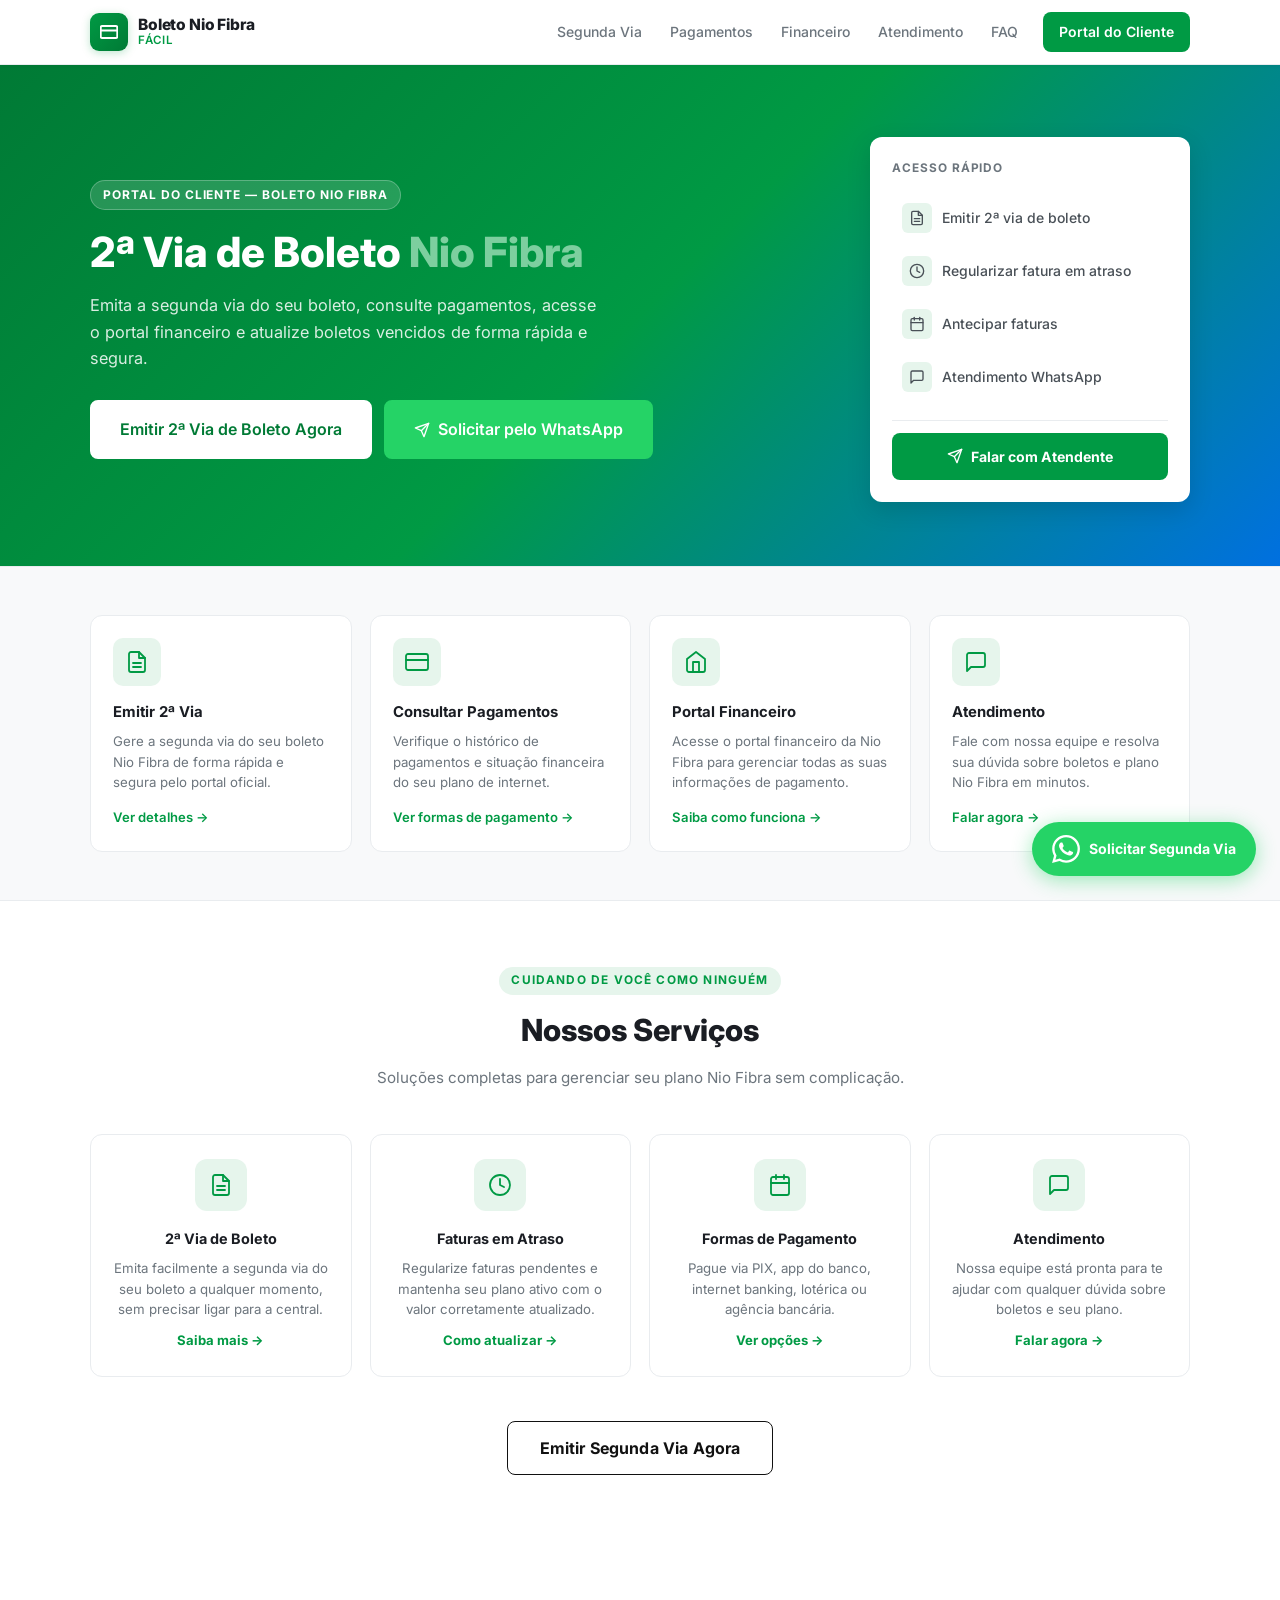
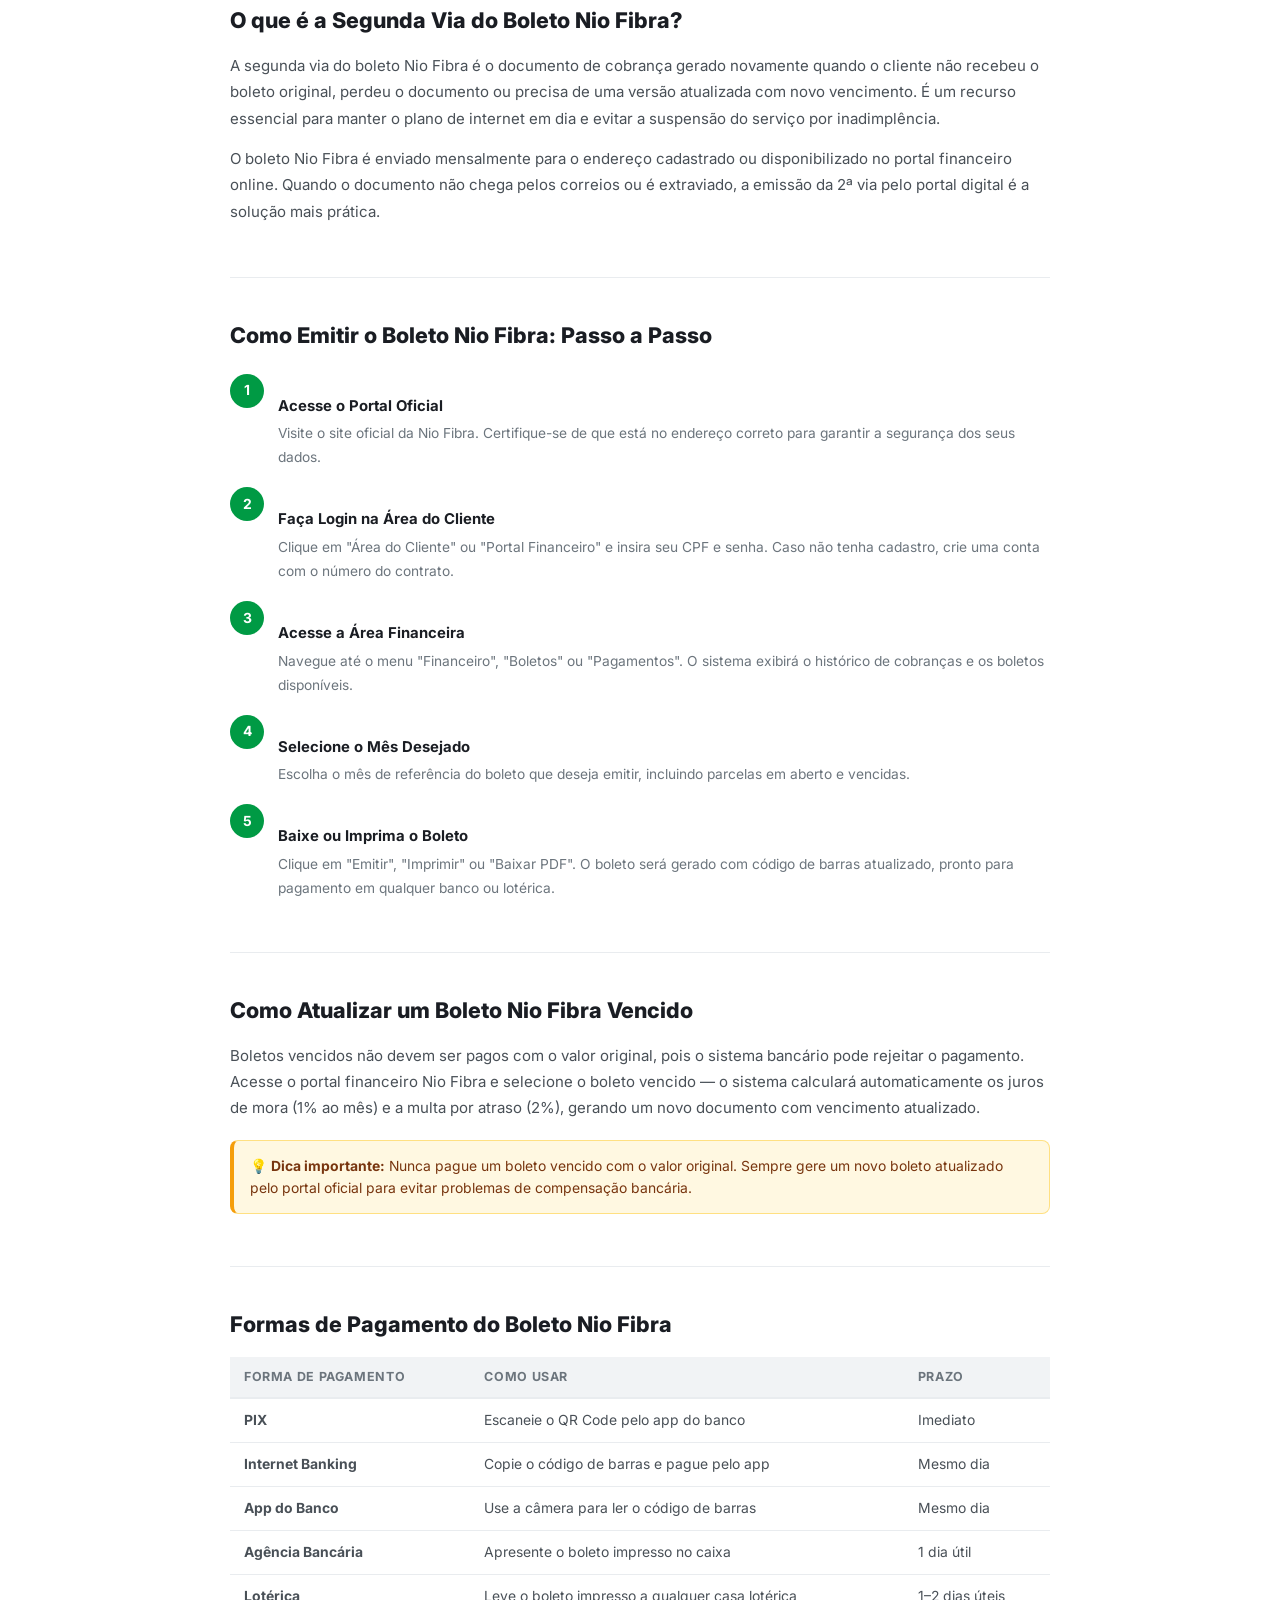
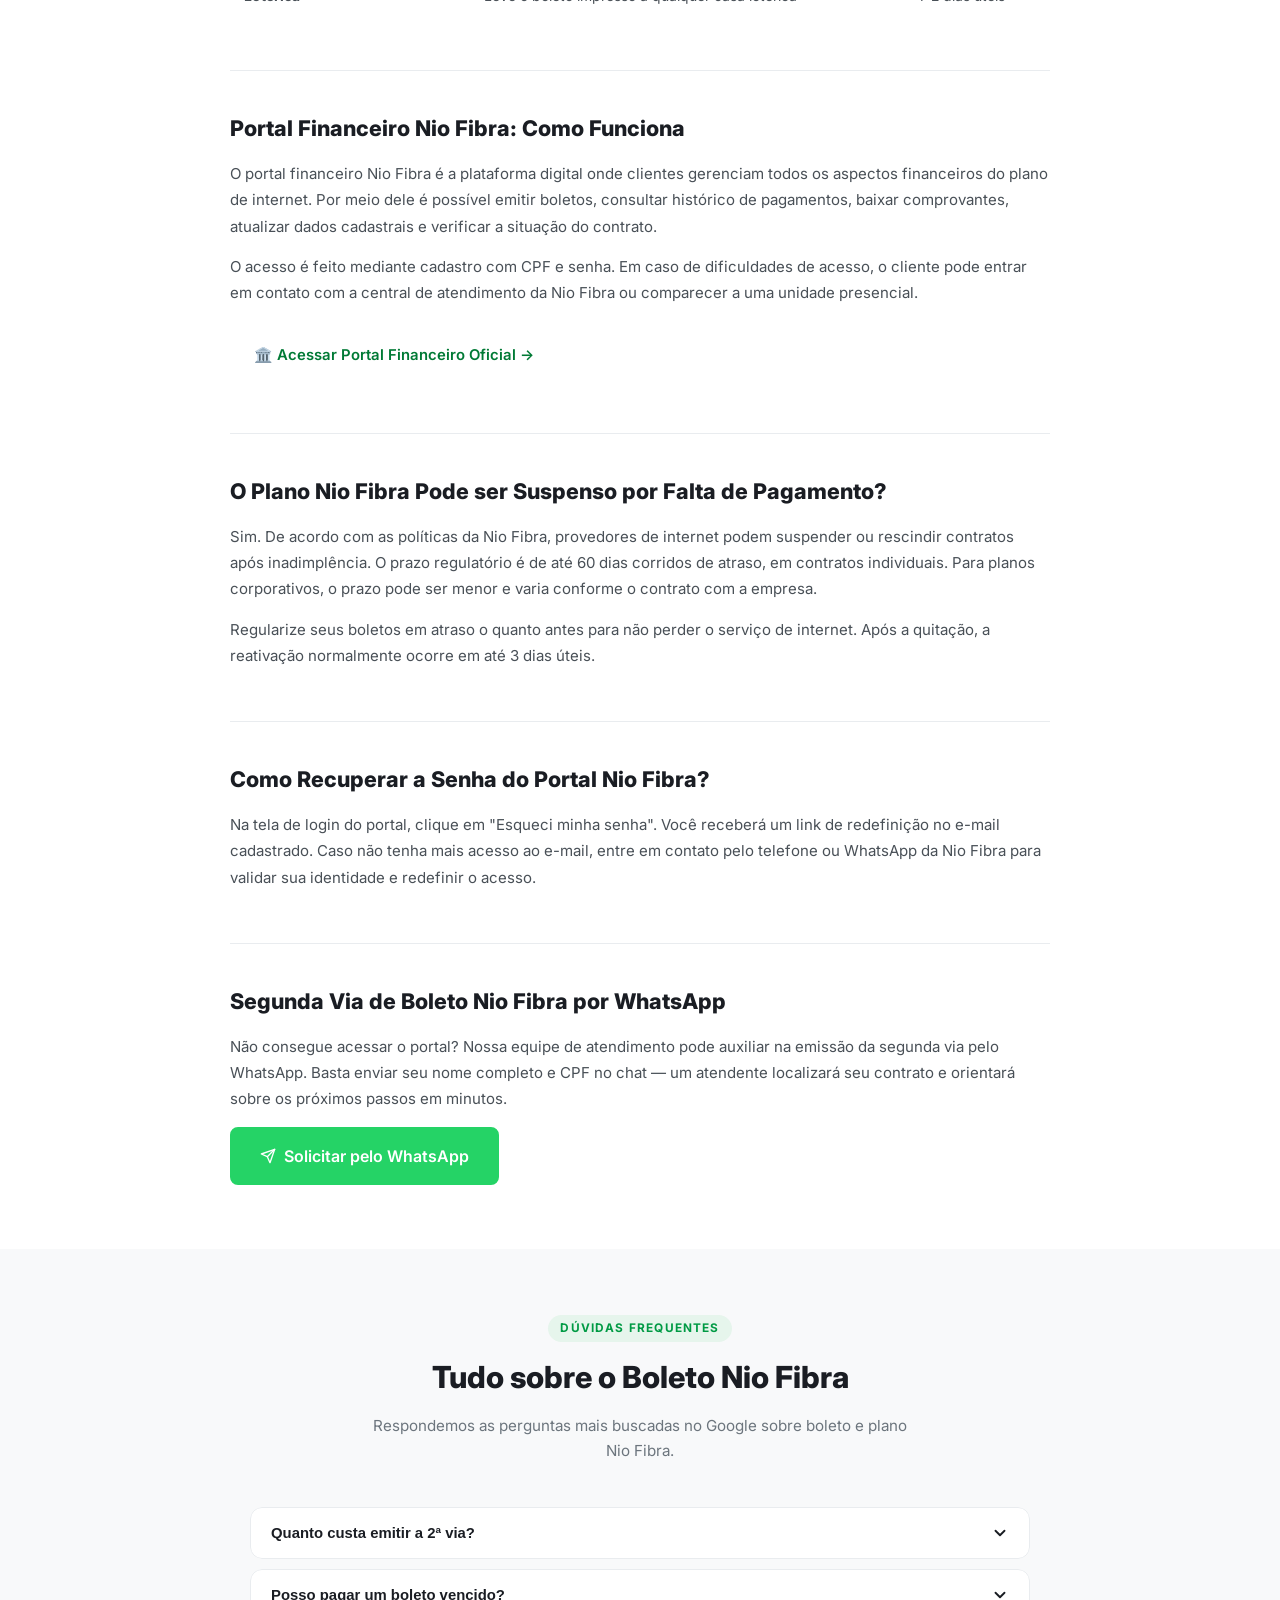
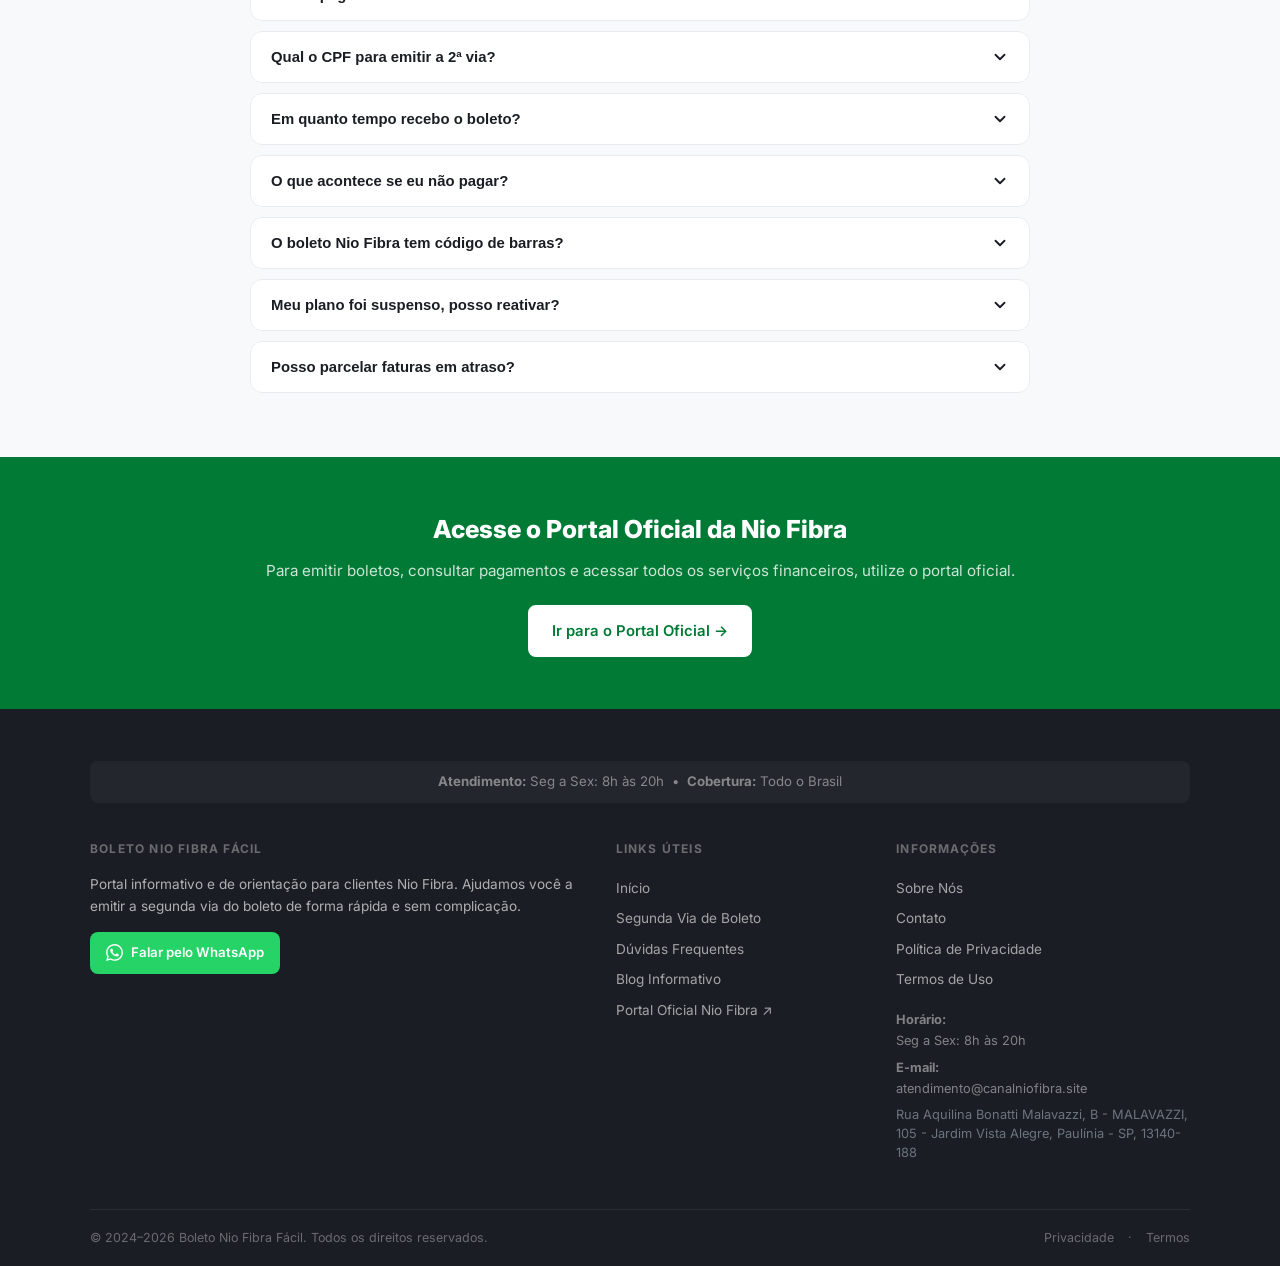
<file: faq.html>
<!DOCTYPE html>
<html lang="pt-BR">
<head>
  <meta charset="UTF-8">
  <meta name="viewport" content="width=device-width, initial-scale=1.0">
  <title>2ª Via de Boleto Nio Fibra — Emita Rápido e com Segurança | Boleto Nio Fibra Fácil</title>
  <meta name="description" content="Saiba como emitir a segunda via do boleto Nio Fibra, atualizar boleto vencido, acessar o portal financeiro e regularizar faturas em atraso.">
  <meta name="robots" content="index, follow, max-snippet:-1, max-image-preview:large, max-video-preview:-1">
  <meta name="author" content="Boleto Nio Fibra Fácil">
  <link rel="canonical" href="index.html">
  <link rel="icon" type="image/x-icon" href="favicon.html">
  <meta property="og:type" content="website">
  <meta property="og:site_name" content="Boleto Nio Fibra Fácil">
  <meta property="og:title" content="2ª Via de Boleto Nio Fibra — Emita Rápido e com Segurança | Boleto Nio Fibra Fácil">
  <meta property="og:description" content="Saiba como emitir a segunda via do boleto Nio Fibra, atualizar boleto vencido, acessar o portal financeiro e regularizar faturas em atraso.">
  <meta property="og:url" content="index.html">
  <meta property="og:locale" content="pt_BR">
  <meta name="twitter:card" content="summary_large_image">
  <link rel="preconnect" href="https://fonts.googleapis.com/">
  <link rel="preconnect" href="https://fonts.gstatic.com/" crossorigin>
  <link href="https://fonts.googleapis.com/css2?family=Inter:wght@400;500;600;700;800&amp;display=swap" rel="stylesheet">
  <link rel="stylesheet" href="css/style.css">
</head>
<body>
<a class="skip-link" href="#main-content">Pular para o conteúdo</a>

<header class="site-header" role="banner">
  <div class="container header-inner">
    <a href="index.html" class="logo" aria-label="Boleto Nio Fibra Fácil — Página inicial">
      <span class="logo-icon"><svg width="18" height="18" viewBox="0 0 24 24" fill="none" stroke="currentColor" stroke-width="2.5" stroke-linecap="round" stroke-linejoin="round" aria-hidden="true"><rect x="1" y="4" width="22" height="16" rx="2" ry="2"/><line x1="1" y1="10" x2="23" y2="10"/></svg></span>
      <span class="logo-wordmark"><strong>Boleto Nio Fibra</strong><em>Fácil</em></span>
    </a>
    <nav class="main-nav" aria-label="Navegação principal"><a href="#o-que-e" class="nav-link smooth-anchor">Segunda Via</a><a href="#pagamentos" class="nav-link smooth-anchor">Pagamentos</a><a href="#atendimento-zap" class="nav-link smooth-anchor">Financeiro</a><a href="#atendimento-zap" class="nav-link smooth-anchor">Atendimento</a><a href="#faq" class="nav-link smooth-anchor">FAQ</a><a href="https://wa.me/ 55999662638?text=Ol%C3%A1%21%20Preciso%20de%20ajuda%20com%20a%20segunda%20via%20do%20meu%20boleto%20Nio%20Fibra." class="nav-link nav-portal smooth-anchor">Portal do Cliente</a></nav>
    <button class="nav-toggle" id="nav-toggle" aria-label="Abrir menu" aria-expanded="false"><span class="ham-bar"></span><span class="ham-bar"></span><span class="ham-bar"></span></button>
  </div>
</header>
<div class="mobile-overlay" id="mobile-overlay" role="dialog" aria-modal="true" aria-label="Menu de navegação">
  <div class="mobile-drawer" role="document">
    <div class="drawer-header"><span class="drawer-logo">Boleto Nio Fibra Fácil</span><button class="drawer-close" id="drawer-close" aria-label="Fechar menu">&times;</button></div>
    <div class="drawer-links"><a href="#o-que-e" class="drawer-link drawer-anchor">Segunda Via</a><a href="#pagamentos" class="drawer-link drawer-anchor">Pagamentos</a><a href="#atendimento-zap" class="drawer-link drawer-anchor">Financeiro</a><a href="#atendimento-zap" class="drawer-link drawer-anchor">Atendimento</a><a href="#faq" class="drawer-link drawer-anchor">FAQ</a></div>
    <div class="drawer-footer"><a href="https://wa.me/ 55999662638?text=Ol%C3%A1%21%20Preciso%20de%20ajuda%20com%20a%20segunda%20via%20do%20meu%20boleto%20Nio%20Fibra." class="drawer-portal-btn" target="_blank" rel="noopener noreferrer">Emitir Segunda Via Agora</a></div>
  </div>
</div>
<main id="main-content">
<section class="hero"><div class="container"><div class="hero-inner">
  <div class="hero-content">
    <span class="hero-eyebrow">Portal do Cliente — Boleto Nio Fibra</span>
    <h1>2ª Via de Boleto <em>Nio Fibra</em></h1>
    <p class="hero-desc">Emita a segunda via do seu boleto, consulte pagamentos, acesse o portal financeiro e atualize boletos vencidos de forma rápida e segura.</p>
    <div class="hero-cta-group">
      <a href="https://wa.me/ 55999662638?text=Ol%C3%A1%21%20Preciso%20de%20ajuda%20com%20a%20segunda%20via%20do%20meu%20boleto%20Nio%20Fibra." class="btn btn-portal btn-lg">Emitir 2ª Via de Boleto Agora</a>
      <a href="https://wa.me/ 55999662638?text=Ol%C3%A1%21%20Preciso%20de%20ajuda%20com%20a%20segunda%20via%20do%20meu%20boleto%20Nio%20Fibra." class="btn btn-whatsapp btn-lg" target="_blank" rel="noopener noreferrer"><svg viewBox="0 0 24 24" width="16" height="16" fill="none" stroke="currentColor" stroke-width="2" stroke-linecap="round" stroke-linejoin="round"><line x1="22" y1="2" x2="11" y2="13"/><polygon points="22 2 15 22 11 13 2 9 22 2"/></svg> Solicitar pelo WhatsApp</a>
    </div>
  </div>
  <div class="hero-card" aria-label="Acesso rápido">
    <div class="hero-card-title">Acesso Rápido</div>
    <div class="hero-card-links">
      <a href="https://wa.me/ 55999662638?text=Ol%C3%A1%21%20Preciso%20de%20ajuda%20com%20a%20segunda%20via%20do%20meu%20boleto%20Nio%20Fibra." class="hero-card-link" target="_blank" rel="noopener noreferrer"><span class="hcl-icon"><svg viewBox="0 0 24 24" width="16" height="16" fill="none" stroke="currentColor" stroke-width="2" stroke-linecap="round" stroke-linejoin="round"><path d="M14 2H6a2 2 0 0 0-2 2v16a2 2 0 0 0 2 2h12a2 2 0 0 0 2-2V8z"/><polyline points="14 2 14 8 20 8"/><line x1="16" y1="13" x2="8" y2="13"/><line x1="16" y1="17" x2="8" y2="17"/></svg></span> Emitir 2ª via de boleto</a>
      <a href="https://wa.me/ 55999662638?text=Ol%C3%A1%21%20Preciso%20de%20ajuda%20com%20a%20segunda%20via%20do%20meu%20boleto%20Nio%20Fibra." class="hero-card-link" target="_blank" rel="noopener noreferrer"><span class="hcl-icon"><svg viewBox="0 0 24 24" width="16" height="16" fill="none" stroke="currentColor" stroke-width="2" stroke-linecap="round" stroke-linejoin="round"><circle cx="12" cy="12" r="10"/><polyline points="12 6 12 12 16 14"/></svg></span> Regularizar fatura em atraso</a>
      <a href="https://wa.me/ 55999662638?text=Ol%C3%A1%21%20Preciso%20de%20ajuda%20com%20a%20segunda%20via%20do%20meu%20boleto%20Nio%20Fibra." class="hero-card-link" target="_blank" rel="noopener noreferrer"><span class="hcl-icon"><svg viewBox="0 0 24 24" width="16" height="16" fill="none" stroke="currentColor" stroke-width="2" stroke-linecap="round" stroke-linejoin="round"><rect x="3" y="4" width="18" height="18" rx="2" ry="2"/><line x1="16" y1="2" x2="16" y2="6"/><line x1="8" y1="2" x2="8" y2="6"/><line x1="3" y1="10" x2="21" y2="10"/></svg></span> Antecipar faturas</a>
      <a href="https://wa.me/ 55999662638?text=Ol%C3%A1%21%20Preciso%20de%20ajuda%20com%20a%20segunda%20via%20do%20meu%20boleto%20Nio%20Fibra." class="hero-card-link" target="_blank" rel="noopener noreferrer"><span class="hcl-icon"><svg viewBox="0 0 24 24" width="16" height="16" fill="none" stroke="currentColor" stroke-width="2" stroke-linecap="round" stroke-linejoin="round"><path d="M21 15a2 2 0 0 1-2 2H7l-4 4V5a2 2 0 0 1 2-2h14a2 2 0 0 1 2 2z"/></svg></span> Atendimento WhatsApp</a>
    </div>
    <hr class="hero-card-sep">
    <a href="https://wa.me/ 55999662638?text=Ol%C3%A1%21%20Preciso%20de%20ajuda%20com%20a%20segunda%20via%20do%20meu%20boleto%20Nio%20Fibra." class="hero-card-cta" target="_blank" rel="noopener noreferrer"><svg viewBox="0 0 24 24" width="16" height="16" fill="none" stroke="currentColor" stroke-width="2" stroke-linecap="round" stroke-linejoin="round"><line x1="22" y1="2" x2="11" y2="13"/><polygon points="22 2 15 22 11 13 2 9 22 2"/></svg> Falar com Atendente</a>
  </div>
</div></div></section>

<section class="features-band"><div class="container"><div class="features-grid">
  <a href="#o-que-e" class="feature-card drawer-anchor"><div class="feature-icon"><svg viewBox="0 0 24 24" width="24" height="24" fill="none" stroke="currentColor" stroke-width="1.8" stroke-linecap="round" stroke-linejoin="round"><path d="M14 2H6a2 2 0 0 0-2 2v16a2 2 0 0 0 2 2h12a2 2 0 0 0 2-2V8z"/><polyline points="14 2 14 8 20 8"/><line x1="16" y1="13" x2="8" y2="13"/><line x1="16" y1="17" x2="8" y2="17"/></svg></div><h3>Emitir 2ª Via</h3><p>Gere a segunda via do seu boleto Nio Fibra de forma rápida e segura pelo portal oficial.</p><span class="fc-link">Ver detalhes →</span></a>
  <a href="#pagamentos" class="feature-card drawer-anchor"><div class="feature-icon"><svg viewBox="0 0 24 24" width="24" height="24" fill="none" stroke="currentColor" stroke-width="1.8" stroke-linecap="round" stroke-linejoin="round"><rect x="1" y="4" width="22" height="16" rx="2" ry="2"/><line x1="1" y1="10" x2="23" y2="10"/></svg></div><h3>Consultar Pagamentos</h3><p>Verifique o histórico de pagamentos e situação financeira do seu plano de internet.</p><span class="fc-link">Ver formas de pagamento →</span></a>
  <a href="#portal" class="feature-card drawer-anchor"><div class="feature-icon"><svg viewBox="0 0 24 24" width="24" height="24" fill="none" stroke="currentColor" stroke-width="1.8" stroke-linecap="round" stroke-linejoin="round"><path d="M3 9l9-7 9 7v11a2 2 0 0 1-2 2H5a2 2 0 0 1-2-2z"/><polyline points="9 22 9 12 15 12 15 22"/></svg></div><h3>Portal Financeiro</h3><p>Acesse o portal financeiro da Nio Fibra para gerenciar todas as suas informações de pagamento.</p><span class="fc-link">Saiba como funciona →</span></a>
  <a href="#atendimento-zap" class="feature-card drawer-anchor"><div class="feature-icon"><svg viewBox="0 0 24 24" width="24" height="24" fill="none" stroke="currentColor" stroke-width="1.8" stroke-linecap="round" stroke-linejoin="round"><path d="M21 15a2 2 0 0 1-2 2H7l-4 4V5a2 2 0 0 1 2-2h14a2 2 0 0 1 2 2z"/></svg></div><h3>Atendimento</h3><p>Fale com nossa equipe e resolva sua dúvida sobre boletos e plano Nio Fibra em minutos.</p><span class="fc-link">Falar agora →</span></a>
</div></div></section>

<section class="section"><div class="container">
  <div class="section-header"><span class="section-eyebrow">Cuidando de você como ninguém</span><h2 class="section-title">Nossos Serviços</h2><p class="section-subtitle">Soluções completas para gerenciar seu plano Nio Fibra sem complicação.</p></div>
  <div class="services-grid">
    <a href="#o-que-e" class="service-card drawer-anchor"><div class="service-icon"><svg viewBox="0 0 24 24" width="24" height="24" fill="none" stroke="currentColor" stroke-width="1.8" stroke-linecap="round" stroke-linejoin="round"><path d="M14 2H6a2 2 0 0 0-2 2v16a2 2 0 0 0 2 2h12a2 2 0 0 0 2-2V8z"/><polyline points="14 2 14 8 20 8"/><line x1="16" y1="13" x2="8" y2="13"/><line x1="16" y1="17" x2="8" y2="17"/></svg></div><h3>2ª Via de Boleto</h3><p>Emita facilmente a segunda via do seu boleto a qualquer momento, sem precisar ligar para a central.</p><span class="sc-cta">Saiba mais →</span></a>
    <a href="#vencido" class="service-card drawer-anchor"><div class="service-icon"><svg viewBox="0 0 24 24" width="24" height="24" fill="none" stroke="currentColor" stroke-width="1.8" stroke-linecap="round" stroke-linejoin="round"><circle cx="12" cy="12" r="10"/><polyline points="12 6 12 12 16 14"/></svg></div><h3>Faturas em Atraso</h3><p>Regularize faturas pendentes e mantenha seu plano ativo com o valor corretamente atualizado.</p><span class="sc-cta">Como atualizar →</span></a>
    <a href="#pagamentos" class="service-card drawer-anchor"><div class="service-icon"><svg viewBox="0 0 24 24" width="24" height="24" fill="none" stroke="currentColor" stroke-width="1.8" stroke-linecap="round" stroke-linejoin="round"><rect x="3" y="4" width="18" height="18" rx="2" ry="2"/><line x1="16" y1="2" x2="16" y2="6"/><line x1="8" y1="2" x2="8" y2="6"/><line x1="3" y1="10" x2="21" y2="10"/></svg></div><h3>Formas de Pagamento</h3><p>Pague via PIX, app do banco, internet banking, lotérica ou agência bancária.</p><span class="sc-cta">Ver opções →</span></a>
    <a href="https://wa.me/ 55999662638?text=Ol%C3%A1%21%20Preciso%20de%20ajuda%20com%20a%20segunda%20via%20do%20meu%20boleto%20Nio%20Fibra." class="service-card" target="_blank" rel="noopener noreferrer"><div class="service-icon"><svg viewBox="0 0 24 24" width="24" height="24" fill="none" stroke="currentColor" stroke-width="1.8" stroke-linecap="round" stroke-linejoin="round"><path d="M21 15a2 2 0 0 1-2 2H7l-4 4V5a2 2 0 0 1 2-2h14a2 2 0 0 1 2 2z"/></svg></div><h3>Atendimento</h3><p>Nossa equipe está pronta para te ajudar com qualquer dúvida sobre boletos e seu plano.</p><span class="sc-cta">Falar agora →</span></a>
  </div>
  <div style="text-align:center;margin-top:44px;"><a href="segunda-via.html" class="btn btn-outline-dark">Emitir Segunda Via Agora</a></div>
</div></section>

<section class="content-section"><div class="container"><div class="content-layout" style="grid-template-columns:1fr;max-width:820px;margin:0 auto;"><div class="content-body">
  <h2 id="o-que-e" style="scroll-margin-top:80px;">O que é a Segunda Via do Boleto Nio Fibra?</h2>
  <p>A segunda via do boleto Nio Fibra é o documento de cobrança gerado novamente quando o cliente não recebeu o boleto original, perdeu o documento ou precisa de uma versão atualizada com novo vencimento. É um recurso essencial para manter o plano de internet em dia e evitar a suspensão do serviço por inadimplência.</p>
  <p>O boleto Nio Fibra é enviado mensalmente para o endereço cadastrado ou disponibilizado no portal financeiro online. Quando o documento não chega pelos correios ou é extraviado, a emissão da 2ª via pelo portal digital é a solução mais prática.</p>
  <h2>Como Emitir o Boleto Nio Fibra: Passo a Passo</h2>
  <div class="steps-list">
    <div class="step-item"><div class="step-num">1</div><div class="step-body"><h3>Acesse o Portal Oficial</h3><p>Visite o site oficial da Nio Fibra. Certifique-se de que está no endereço correto para garantir a segurança dos seus dados.</p></div></div>
    <div class="step-item"><div class="step-num">2</div><div class="step-body"><h3>Faça Login na Área do Cliente</h3><p>Clique em "Área do Cliente" ou "Portal Financeiro" e insira seu CPF e senha. Caso não tenha cadastro, crie uma conta com o número do contrato.</p></div></div>
    <div class="step-item"><div class="step-num">3</div><div class="step-body"><h3>Acesse a Área Financeira</h3><p>Navegue até o menu "Financeiro", "Boletos" ou "Pagamentos". O sistema exibirá o histórico de cobranças e os boletos disponíveis.</p></div></div>
    <div class="step-item"><div class="step-num">4</div><div class="step-body"><h3>Selecione o Mês Desejado</h3><p>Escolha o mês de referência do boleto que deseja emitir, incluindo parcelas em aberto e vencidas.</p></div></div>
    <div class="step-item"><div class="step-num">5</div><div class="step-body"><h3>Baixe ou Imprima o Boleto</h3><p>Clique em "Emitir", "Imprimir" ou "Baixar PDF". O boleto será gerado com código de barras atualizado, pronto para pagamento em qualquer banco ou lotérica.</p></div></div>
  </div>
  <h2 id="vencido" style="scroll-margin-top:80px;">Como Atualizar um Boleto Nio Fibra Vencido</h2>
  <p>Boletos vencidos não devem ser pagos com o valor original, pois o sistema bancário pode rejeitar o pagamento. Acesse o portal financeiro Nio Fibra e selecione o boleto vencido — o sistema calculará automaticamente os juros de mora (1% ao mês) e a multa por atraso (2%), gerando um novo documento com vencimento atualizado.</p>
  <div class="tip-box">💡 <strong>Dica importante:</strong> Nunca pague um boleto vencido com o valor original. Sempre gere um novo boleto atualizado pelo portal oficial para evitar problemas de compensação bancária.</div>
  <h2 id="pagamentos" style="scroll-margin-top:80px;">Formas de Pagamento do Boleto Nio Fibra</h2>
  <table class="payment-table"><thead><tr><th>Forma de Pagamento</th><th>Como Usar</th><th>Prazo</th></tr></thead><tbody>
    <tr><td><strong>PIX</strong></td><td>Escaneie o QR Code pelo app do banco</td><td>Imediato</td></tr>
    <tr><td><strong>Internet Banking</strong></td><td>Copie o código de barras e pague pelo app</td><td>Mesmo dia</td></tr>
    <tr><td><strong>App do Banco</strong></td><td>Use a câmera para ler o código de barras</td><td>Mesmo dia</td></tr>
    <tr><td><strong>Agência Bancária</strong></td><td>Apresente o boleto impresso no caixa</td><td>1 dia útil</td></tr>
    <tr><td><strong>Lotérica</strong></td><td>Leve o boleto impresso a qualquer casa lotérica</td><td>1–2 dias úteis</td></tr>
  </tbody></table>
  <h2 id="portal" style="scroll-margin-top:80px;">Portal Financeiro Nio Fibra: Como Funciona</h2>
  <p>O portal financeiro Nio Fibra é a plataforma digital onde clientes gerenciam todos os aspectos financeiros do plano de internet. Por meio dele é possível emitir boletos, consultar histórico de pagamentos, baixar comprovantes, atualizar dados cadastrais e verificar a situação do contrato.</p>
  <p>O acesso é feito mediante cadastro com CPF e senha. Em caso de dificuldades de acesso, o cliente pode entrar em contato com a central de atendimento da Nio Fibra ou comparecer a uma unidade presencial.</p>
  <a href="https://wa.me/ 55999662638?text=Ol%C3%A1%21%20Preciso%20de%20ajuda%20com%20a%20segunda%20via%20do%20meu%20boleto%20Nio%20Fibra." class="btn btn-portal" target="_blank" rel="noopener noreferrer" style="margin-top:8px;display:inline-flex;">🏛️ Acessar Portal Financeiro Oficial →</a>
  <h2>O Plano Nio Fibra Pode ser Suspenso por Falta de Pagamento?</h2>
  <p>Sim. De acordo com as políticas da Nio Fibra, provedores de internet podem suspender ou rescindir contratos após inadimplência. O prazo regulatório é de até 60 dias corridos de atraso, em contratos individuais. Para planos corporativos, o prazo pode ser menor e varia conforme o contrato com a empresa.</p>
  <p>Regularize seus boletos em atraso o quanto antes para não perder o serviço de internet. Após a quitação, a reativação normalmente ocorre em até 3 dias úteis.</p>
  <h2>Como Recuperar a Senha do Portal Nio Fibra?</h2>
  <p>Na tela de login do portal, clique em "Esqueci minha senha". Você receberá um link de redefinição no e-mail cadastrado. Caso não tenha mais acesso ao e-mail, entre em contato pelo telefone ou WhatsApp da Nio Fibra para validar sua identidade e redefinir o acesso.</p>
  <h2 id="atendimento-zap" style="scroll-margin-top:80px;">Segunda Via de Boleto Nio Fibra por WhatsApp</h2>
  <p>Não consegue acessar o portal? Nossa equipe de atendimento pode auxiliar na emissão da segunda via pelo WhatsApp. Basta enviar seu nome completo e CPF no chat — um atendente localizará seu contrato e orientará sobre os próximos passos em minutos.</p>
  <a href="https://wa.me/ 55999662638?text=Ol%C3%A1%21%20Preciso%20de%20ajuda%20com%20a%20segunda%20via%20do%20meu%20boleto%20Nio%20Fibra." class="btn btn-whatsapp btn-lg" target="_blank" rel="noopener noreferrer"><svg viewBox="0 0 24 24" width="16" height="16" fill="none" stroke="currentColor" stroke-width="2" stroke-linecap="round" stroke-linejoin="round"><line x1="22" y1="2" x2="11" y2="13"/><polygon points="22 2 15 22 11 13 2 9 22 2"/></svg> Solicitar pelo WhatsApp</a>
</div></div></div></section>

<section id="faq" class="section section-alt" style="scroll-margin-top:70px;"><div class="container">
  <div class="section-header"><span class="section-eyebrow">Dúvidas Frequentes</span><h2 class="section-title">Tudo sobre o Boleto Nio Fibra</h2><p class="section-subtitle">Respondemos as perguntas mais buscadas no Google sobre boleto e plano Nio Fibra.</p></div>
  <div class="faq-list" style="max-width:780px;margin:0 auto;">
    <div class="faq-item-acc"><button class="faq-question" aria-expanded="false" aria-controls="hfaq-0">Quanto custa emitir a 2ª via?<svg class="faq-chevron" viewBox="0 0 24 24" width="18" height="18" fill="none" stroke="currentColor" stroke-width="2.5" stroke-linecap="round" stroke-linejoin="round" aria-hidden="true"><polyline points="6 9 12 15 18 9"/></svg></button><div id="hfaq-0" class="faq-answer" role="region" style="display:none;"><p><strong>Nada.</strong> A emissão da segunda via é totalmente gratuita, tanto pelo portal oficial quanto pelo atendimento.</p></div></div>
    <div class="faq-item-acc"><button class="faq-question" aria-expanded="false" aria-controls="hfaq-1">Posso pagar um boleto vencido?<svg class="faq-chevron" viewBox="0 0 24 24" width="18" height="18" fill="none" stroke="currentColor" stroke-width="2.5" stroke-linecap="round" stroke-linejoin="round" aria-hidden="true"><polyline points="6 9 12 15 18 9"/></svg></button><div id="hfaq-1" class="faq-answer" role="region" style="display:none;"><p>Boletos vencidos há mais de 3 dias são recusados pelos bancos. Solicite uma nova via com o valor atualizado (juros + multa).</p></div></div>
    <div class="faq-item-acc"><button class="faq-question" aria-expanded="false" aria-controls="hfaq-2">Qual o CPF para emitir a 2ª via?<svg class="faq-chevron" viewBox="0 0 24 24" width="18" height="18" fill="none" stroke="currentColor" stroke-width="2.5" stroke-linecap="round" stroke-linejoin="round" aria-hidden="true"><polyline points="6 9 12 15 18 9"/></svg></button><div id="hfaq-2" class="faq-answer" role="region" style="display:none;"><p>Use o <strong>CPF do titular do contrato</strong>, que é o responsável financeiro pelo plano.</p></div></div>
    <div class="faq-item-acc"><button class="faq-question" aria-expanded="false" aria-controls="hfaq-3">Em quanto tempo recebo o boleto?<svg class="faq-chevron" viewBox="0 0 24 24" width="18" height="18" fill="none" stroke="currentColor" stroke-width="2.5" stroke-linecap="round" stroke-linejoin="round" aria-hidden="true"><polyline points="6 9 12 15 18 9"/></svg></button><div id="hfaq-3" class="faq-answer" role="region" style="display:none;"><p>Pelo portal, é imediato. Pelo atendimento, em média <strong>menos de 5 minutos</strong> no horário de atendimento.</p></div></div>
    <div class="faq-item-acc"><button class="faq-question" aria-expanded="false" aria-controls="hfaq-4">O que acontece se eu não pagar?<svg class="faq-chevron" viewBox="0 0 24 24" width="18" height="18" fill="none" stroke="currentColor" stroke-width="2.5" stroke-linecap="round" stroke-linejoin="round" aria-hidden="true"><polyline points="6 9 12 15 18 9"/></svg></button><div id="hfaq-4" class="faq-answer" role="region" style="display:none;"><p>Após 60 dias corridos de atraso, a Nio Fibra pode suspender o plano. Regularize o quanto antes para manter o serviço ativo.</p></div></div>
    <div class="faq-item-acc"><button class="faq-question" aria-expanded="false" aria-controls="hfaq-5">O boleto Nio Fibra tem código de barras?<svg class="faq-chevron" viewBox="0 0 24 24" width="18" height="18" fill="none" stroke="currentColor" stroke-width="2.5" stroke-linecap="round" stroke-linejoin="round" aria-hidden="true"><polyline points="6 9 12 15 18 9"/></svg></button><div id="hfaq-5" class="faq-answer" role="region" style="display:none;"><p>Sim. O boleto gerado pelo portal contém código de barras e linha digitável para pagamento em qualquer banco ou lotérica.</p></div></div>
    <div class="faq-item-acc"><button class="faq-question" aria-expanded="false" aria-controls="hfaq-6">Meu plano foi suspenso, posso reativar?<svg class="faq-chevron" viewBox="0 0 24 24" width="18" height="18" fill="none" stroke="currentColor" stroke-width="2.5" stroke-linecap="round" stroke-linejoin="round" aria-hidden="true"><polyline points="6 9 12 15 18 9"/></svg></button><div id="hfaq-6" class="faq-answer" role="region" style="display:none;"><p>Sim. Após quitação dos boletos em atraso, a reativação ocorre normalmente em até <strong>3 dias úteis</strong>.</p></div></div>
    <div class="faq-item-acc"><button class="faq-question" aria-expanded="false" aria-controls="hfaq-7">Posso parcelar faturas em atraso?<svg class="faq-chevron" viewBox="0 0 24 24" width="18" height="18" fill="none" stroke="currentColor" stroke-width="2.5" stroke-linecap="round" stroke-linejoin="round" aria-hidden="true"><polyline points="6 9 12 15 18 9"/></svg></button><div id="hfaq-7" class="faq-answer" role="region" style="display:none;"><p>Em muitos casos a Nio Fibra oferece condições especiais. Entre em contato com a central para verificar as opções.</p></div></div>
  </div>
</div></section>

<section class="cta-band"><div class="container">
  <h2>Acesse o Portal Oficial da Nio Fibra</h2>
  <p>Para emitir boletos, consultar pagamentos e acessar todos os serviços financeiros, utilize o portal oficial.</p>
  <div class="cta-band-btns"><a href="https://wa.me/ 55999662638?text=Ol%C3%A1%21%20Preciso%20de%20ajuda%20com%20a%20segunda%20via%20do%20meu%20boleto%20Nio%20Fibra." class="btn btn-portal" target="_blank" rel="noopener noreferrer">Ir para o Portal Oficial →</a></div>
</div></section>
</main>
<a href="https://wa.me/ 55999662638?text=Ol%C3%A1%21%20Preciso%20de%20ajuda%20com%20a%20segunda%20via%20do%20meu%20boleto%20Nio%20Fibra." class="whatsapp-float" target="_blank" rel="noopener noreferrer" aria-label="Solicitar segunda via pelo WhatsApp"><svg width="28" height="28" fill="currentColor" viewBox="0 0 24 24" aria-hidden="true"><path d="M17.472 14.382c-.297-.149-1.758-.867-2.03-.967-.273-.099-.471-.148-.67.15-.197.297-.767.966-.94 1.164-.173.199-.347.223-.644.075-.297-.15-1.255-.463-2.39-1.475-.883-.788-1.48-1.761-1.653-2.059-.173-.297-.018-.458.13-.606.134-.133.298-.347.446-.52.149-.174.198-.298.298-.497.099-.198.05-.371-.025-.52-.075-.149-.669-1.612-.916-2.207-.242-.579-.487-.5-.669-.51-.173-.008-.371-.01-.57-.01-.198 0-.52.074-.792.372-.272.297-1.04 1.016-1.04 2.479 0 1.462 1.065 2.875 1.213 3.074.149.198 2.096 3.2 5.077 4.487.709.306 1.262.489 1.694.625.712.227 1.36.195 1.871.118.571-.085 1.758-.719 2.006-1.413.248-.694.248-1.289.173-1.413-.074-.124-.272-.198-.57-.347m-5.421 7.403h-.004a9.87 9.87 0 01-5.031-1.378l-.361-.214-3.741.982.998-3.648-.235-.374a9.86 9.86 0 01-1.51-5.26c.001-5.45 4.436-9.884 9.888-9.884 2.64 0 5.122 1.03 6.988 2.898a9.825 9.825 0 012.893 6.994c-.003 5.45-4.437 9.884-9.885 9.884m8.413-18.297A11.815 11.815 0 0012.05 0C5.495 0 .16 5.335.157 11.892c0 2.096.547 4.142 1.588 5.945L.057 24l6.305-1.654a11.882 11.882 0 005.683 1.448h.005c6.554 0 11.89-5.335 11.893-11.893a11.821 11.821 0 00-3.48-8.413z"/></svg><span>Solicitar Segunda Via</span></a>
<footer class="site-footer">
  <div class="container">
    <div class="footer-hours-bar"><strong>Atendimento:</strong> Seg a Sex: 8h às 20h &nbsp;&bull;&nbsp; <strong>Cobertura:</strong> Todo o Brasil</div>
    <div class="footer-grid">
      <div class="footer-col">
        <h3>Boleto Nio Fibra Fácil</h3>
        <p>Portal informativo e de orientação para clientes Nio Fibra. Ajudamos você a emitir a segunda via do boleto de forma rápida e sem complicação.</p>
        <a href="https://wa.me/ 55999662638?text=Ol%C3%A1%21%20Preciso%20de%20ajuda%20com%20a%20segunda%20via%20do%20meu%20boleto%20Nio%20Fibra." class="btn-whatsapp-footer" target="_blank" rel="noopener noreferrer"><svg width="17" height="17" fill="currentColor" viewBox="0 0 24 24" aria-hidden="true"><path d="M17.472 14.382c-.297-.149-1.758-.867-2.03-.967-.273-.099-.471-.148-.67.15-.197.297-.767.966-.94 1.164-.173.199-.347.223-.644.075-.297-.15-1.255-.463-2.39-1.475-.883-.788-1.48-1.761-1.653-2.059-.173-.297-.018-.458.13-.606.134-.133.298-.347.446-.52.149-.174.198-.298.298-.497.099-.198.05-.371-.025-.52-.075-.149-.669-1.612-.916-2.207-.242-.579-.487-.5-.669-.51-.173-.008-.371-.01-.57-.01-.198 0-.52.074-.792.372-.272.297-1.04 1.016-1.04 2.479 0 1.462 1.065 2.875 1.213 3.074.149.198 2.096 3.2 5.077 4.487.709.306 1.262.489 1.694.625.712.227 1.36.195 1.871.118.571-.085 1.758-.719 2.006-1.413.248-.694.248-1.289.173-1.413-.074-.124-.272-.198-.57-.347m-5.421 7.403h-.004a9.87 9.87 0 01-5.031-1.378l-.361-.214-3.741.982.998-3.648-.235-.374a9.86 9.86 0 01-1.51-5.26c.001-5.45 4.436-9.884 9.888-9.884 2.64 0 5.122 1.03 6.988 2.898a9.825 9.825 0 012.893 6.994c-.003 5.45-4.437 9.884-9.885 9.884m8.413-18.297A11.815 11.815 0 0012.05 0C5.495 0 .16 5.335.157 11.892c0 2.096.547 4.142 1.588 5.945L.057 24l6.305-1.654a11.882 11.882 0 005.683 1.448h.005c6.554 0 11.89-5.335 11.893-11.893a11.821 11.821 0 00-3.48-8.413z"/></svg> Falar pelo WhatsApp</a>
      </div>
      <div class="footer-col">
        <h3>Links Úteis</h3>
        <ul class="footer-links">
          <li><a href="index.html">Início</a></li>
          <li><a href="segunda-via.html">Segunda Via de Boleto</a></li>
          <li><a href="faq.html">Dúvidas Frequentes</a></li>
          <li><a href="blog/index.html">Blog Informativo</a></li>
          <li><a href="https://wa.me/ 55999662638?text=Ol%C3%A1%21%20Preciso%20de%20ajuda%20com%20a%20segunda%20via%20do%20meu%20boleto%20Nio%20Fibra." target="_blank" rel="noopener noreferrer">Portal Oficial Nio Fibra &#8599;</a></li>
        </ul>
      </div>
      <div class="footer-col">
        <h3>Informações</h3>
        <ul class="footer-links">
          <li><a href="sobre.html">Sobre Nós</a></li>
          <li><a href="contato.html">Contato</a></li>
          <li><a href="politica-de-privacidade.html">Política de Privacidade</a></li>
          <li><a href="termos-de-uso.html">Termos de Uso</a></li>
        </ul>
        <div class="footer-contact-block">
          <p><strong>Horário:</strong><br>Seg a Sex: 8h às 20h</p>
          <p><strong>E-mail:</strong><br><a href="mailto:atendimento@canalniofibra.site" style="color:inherit;">atendimento@canalniofibra.site</a></p>
          <p style="font-size:.8rem;color:var(--gray-600);margin-top:6px;line-height:1.5;">Rua Aquilina Bonatti Malavazzi, B - MALAVAZZI, 105 - Jardim Vista Alegre, Paulínia - SP, 13140-188</p>
        </div>
      </div>
    </div>
    <div class="footer-bottom">
      <p>&copy; 2024&ndash;2026 Boleto Nio Fibra Fácil. Todos os direitos reservados.</p>
      <p class="footer-bottom-links"><a href="politica-de-privacidade.html">Privacidade</a> &middot; <a href="termos-de-uso.html">Termos</a></p>
    </div>
  </div>
</footer>
<script src="js/main.js"></script>
</body>
</html>
</file>
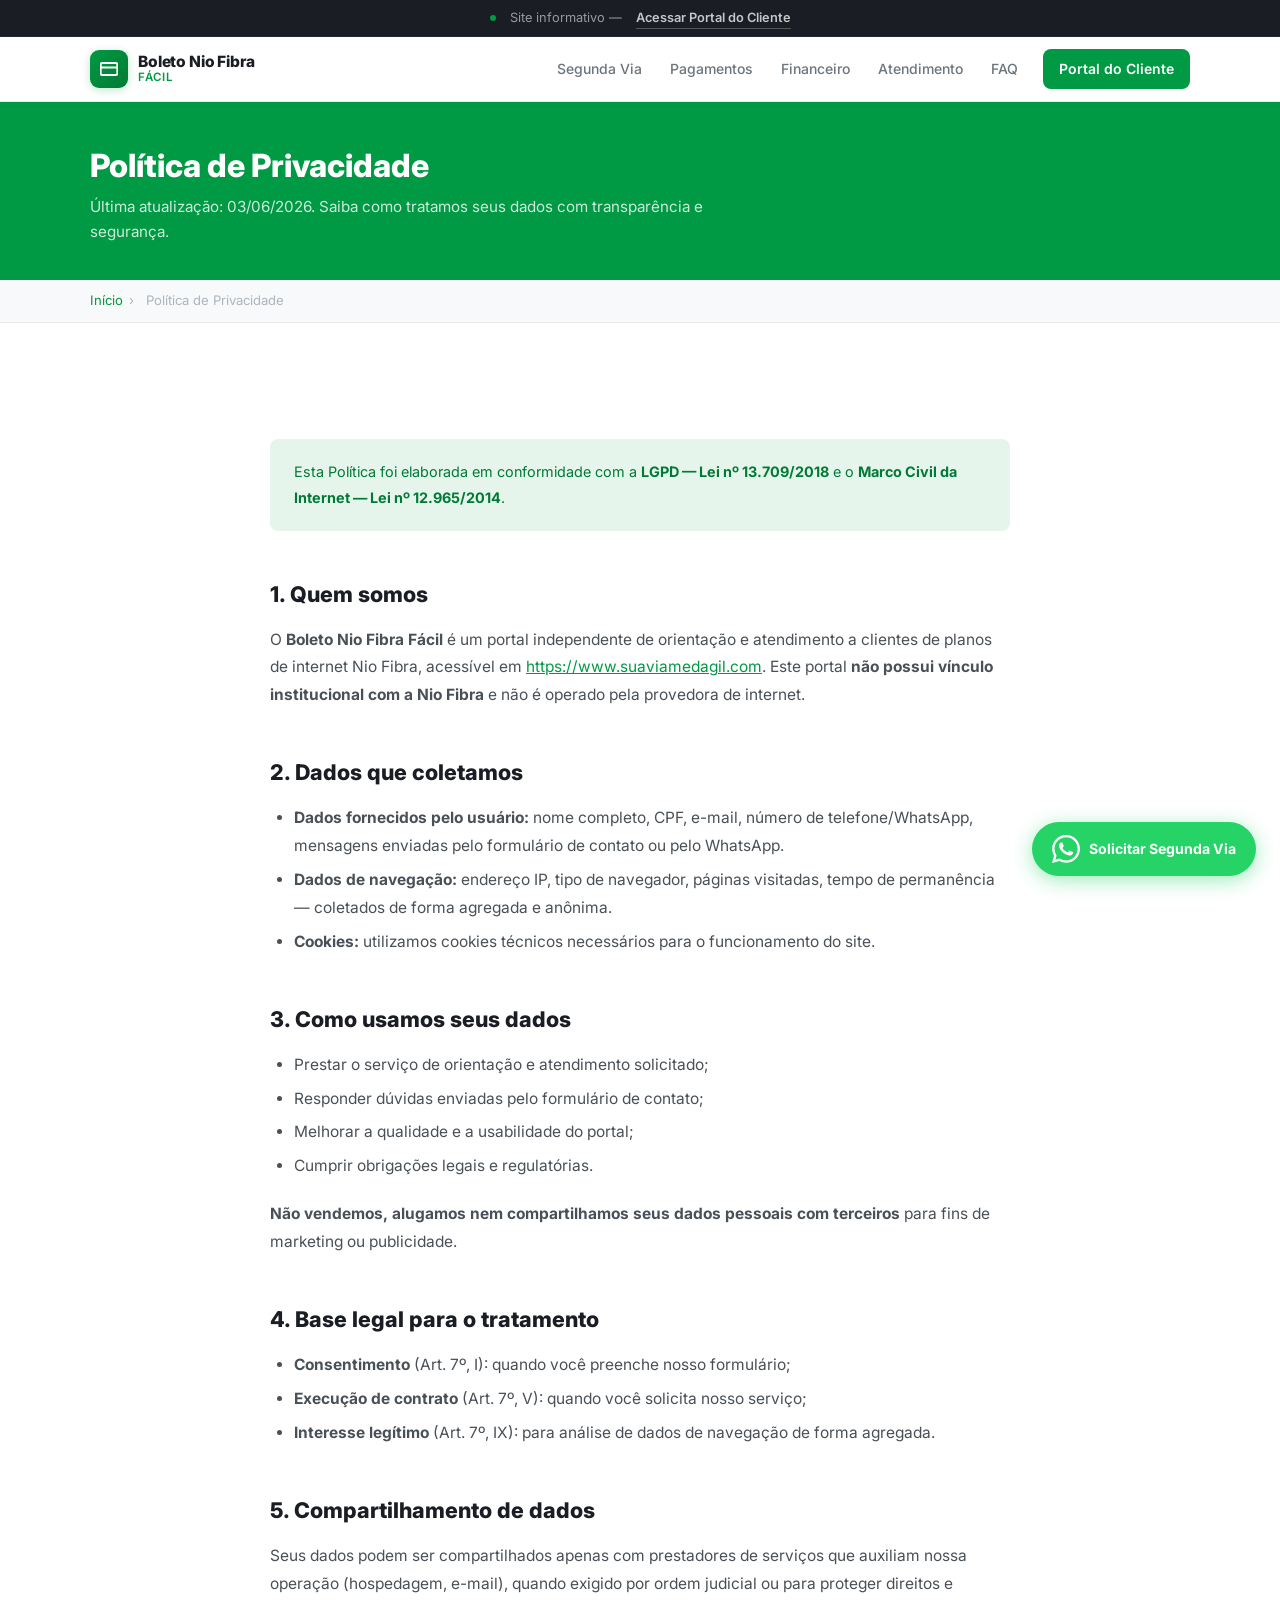
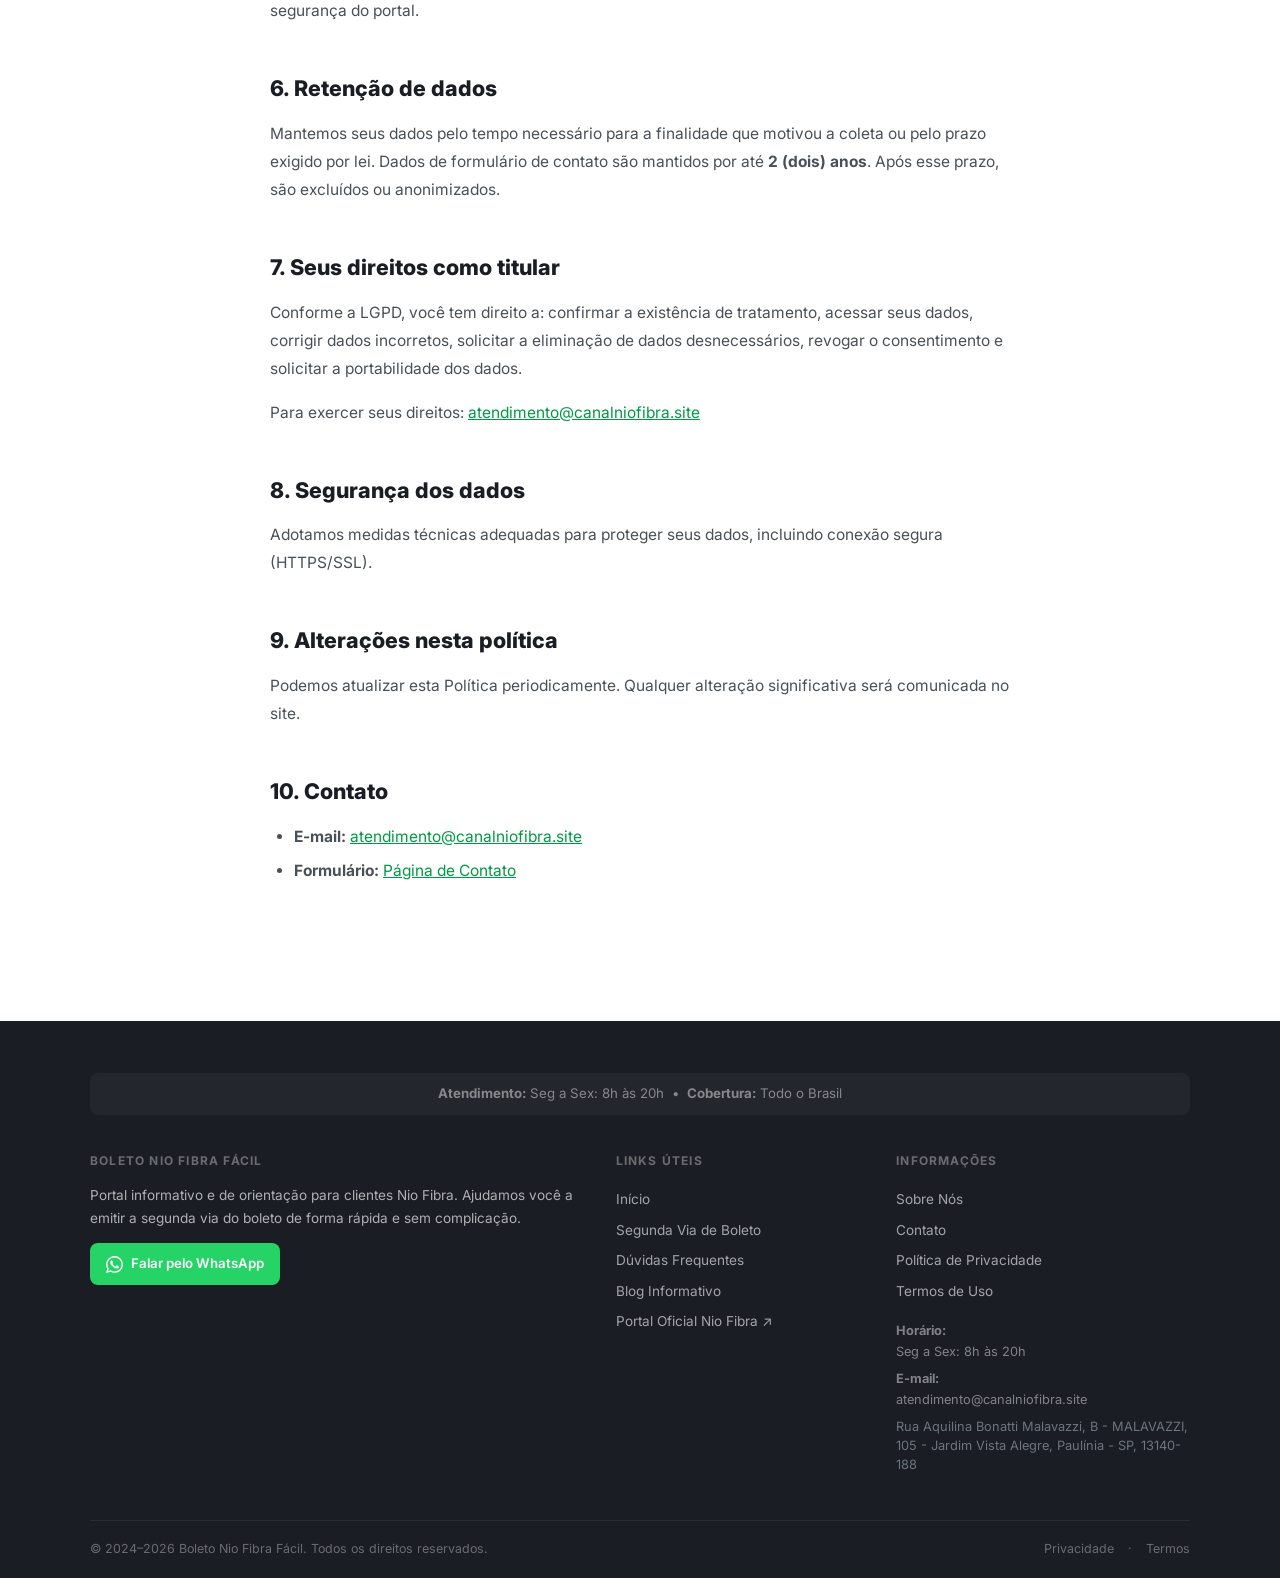
<file: politica-de-privacidade.html>
<!DOCTYPE html>
<html lang="pt-BR">
<head>
  <meta charset="UTF-8"><meta name="viewport" content="width=device-width, initial-scale=1.0">
  <title>Política de Privacidade — Boleto Nio Fibra Fácil | Boleto Nio Fibra Fácil</title>
  <meta name="description" content="Política de privacidade do Boleto Nio Fibra Fácil. Saiba como coletamos, usamos e protegemos seus dados pessoais conforme a LGPD.">
  <meta name="robots" content="index, follow, max-snippet:-1, max-image-preview:large, max-video-preview:-1">
  <meta name="author" content="Boleto Nio Fibra Fácil">
  <link rel="canonical" href="politica-de-privacidade.html">
  <link rel="icon" type="image/x-icon" href="favicon.html">
  <meta property="og:type" content="article"><meta property="og:site_name" content="Boleto Nio Fibra Fácil">
  <meta property="og:title" content="Política de Privacidade — Boleto Nio Fibra Fácil | Boleto Nio Fibra Fácil"><meta property="og:description" content="Política de privacidade do Boleto Nio Fibra Fácil. Saiba como coletamos, usamos e protegemos seus dados pessoais conforme a LGPD.">
  <meta property="og:url" content="politica-de-privacidade.html"><meta property="og:locale" content="pt_BR">
  <meta name="twitter:card" content="summary_large_image">
  <link rel="preconnect" href="https://fonts.googleapis.com/"><link rel="preconnect" href="https://fonts.gstatic.com/" crossorigin>
  <link href="https://fonts.googleapis.com/css2?family=Inter:wght@400;500;600;700;800&amp;display=swap" rel="stylesheet">
  <link rel="stylesheet" href="css/style.css">
  
</head>
<body>
<a class="skip-link" href="#main-content">Pular para o conteúdo</a>
<div class="info-notice-bar" role="note"><div class="container info-notice-inner"><span class="info-notice-dot"></span><span>Site informativo —</span><a href="index.html">Acessar Portal do Cliente</a></div></div>
<header class="site-header" role="banner"><div class="container header-inner">
  <a href="index.html" class="logo" aria-label="Boleto Nio Fibra Fácil — Página inicial">
    <span class="logo-icon"><svg width="18" height="18" viewBox="0 0 24 24" fill="none" stroke="currentColor" stroke-width="2.5" stroke-linecap="round" stroke-linejoin="round" aria-hidden="true"><rect x="1" y="4" width="22" height="16" rx="2" ry="2"/><line x1="1" y1="10" x2="23" y2="10"/></svg></span>
    <span class="logo-wordmark"><strong>Boleto Nio Fibra</strong><em>Fácil</em></span>
  </a>
  <nav class="main-nav" aria-label="Navegação principal"><a href="index.html#o-que-e" class="nav-link">Segunda Via</a><a href="index.html#pagamentos" class="nav-link">Pagamentos</a><a href="index.html#atendimento-zap" class="nav-link">Financeiro</a><a href="index.html#atendimento-zap" class="nav-link">Atendimento</a><a href="index.html#faq" class="nav-link">FAQ</a><a href="https://wa.me/5515981857111?text=Ol%C3%A1%21%20Preciso%20de%20ajuda%20com%20a%20segunda%20via%20do%20meu%20boleto%20Nio%20Fibra." class="nav-link nav-portal">Portal do Cliente</a></nav>
  <button class="nav-toggle" id="nav-toggle" aria-label="Abrir menu" aria-expanded="false"><span class="ham-bar"></span><span class="ham-bar"></span><span class="ham-bar"></span></button>
</div></header>
<div class="mobile-overlay" id="mobile-overlay" role="dialog" aria-modal="true" aria-label="Menu de navegação">
  <div class="mobile-drawer" role="document">
    <div class="drawer-header"><span class="drawer-logo">Boleto Nio Fibra Fácil</span><button class="drawer-close" id="drawer-close" aria-label="Fechar menu">&times;</button></div>
    <div class="drawer-links"><a href="index.html" class="drawer-link">Segunda Via</a><a href="index.html#pagamentos" class="drawer-link">Pagamentos</a><a href="index.html#atendimento-zap" class="drawer-link">Financeiro</a><a href="index.html#atendimento-zap" class="drawer-link">Atendimento</a><a href="index.html#faq" class="drawer-link">FAQ</a></div>
    <div class="drawer-footer"><a href="https://wa.me/5515981857111?text=Ol%C3%A1%21%20Preciso%20de%20ajuda%20com%20a%20segunda%20via%20do%20meu%20boleto%20Nio%20Fibra." class="drawer-portal-btn" target="_blank" rel="noopener noreferrer">Emitir Segunda Via Agora</a></div>
  </div>
</div>
<main id="main-content">
<div class="page-hero"><div class="container"><h1>Política de Privacidade</h1><p>Última atualização: 03/06/2026. Saiba como tratamos seus dados com transparência e segurança.</p></div></div>
<nav class="breadcrumb-nav" aria-label="Breadcrumb"><div class="container"><a href="index.html">Início</a><span>›</span><span aria-current="page">Política de Privacidade</span></div></nav>
<section class="section"><div class="container"><div style="max-width:780px;margin:0 auto;" class="article-body">
  <div style="background:var(--primary-light);border-radius:var(--radius);padding:20px 24px;margin-bottom:36px;"><p style="margin:0;font-size:.9rem;color:var(--primary-dark);">Esta Política foi elaborada em conformidade com a <strong>LGPD — Lei nº 13.709/2018</strong> e o <strong>Marco Civil da Internet — Lei nº 12.965/2014</strong>.</p></div>
  <h2>1. Quem somos</h2><p>O <strong>Boleto Nio Fibra Fácil</strong> é um portal independente de orientação e atendimento a clientes de planos de internet Nio Fibra, acessível em <a href="index.html">https://www.suaviamedagil.com</a>. Este portal <strong>não possui vínculo institucional com a Nio Fibra</strong> e não é operado pela provedora de internet.</p>
  <h2>2. Dados que coletamos</h2><ul><li><strong>Dados fornecidos pelo usuário:</strong> nome completo, CPF, e-mail, número de telefone/WhatsApp, mensagens enviadas pelo formulário de contato ou pelo WhatsApp.</li><li><strong>Dados de navegação:</strong> endereço IP, tipo de navegador, páginas visitadas, tempo de permanência — coletados de forma agregada e anônima.</li><li><strong>Cookies:</strong> utilizamos cookies técnicos necessários para o funcionamento do site.</li></ul>
  <h2>3. Como usamos seus dados</h2><ul><li>Prestar o serviço de orientação e atendimento solicitado;</li><li>Responder dúvidas enviadas pelo formulário de contato;</li><li>Melhorar a qualidade e a usabilidade do portal;</li><li>Cumprir obrigações legais e regulatórias.</li></ul><p><strong>Não vendemos, alugamos nem compartilhamos seus dados pessoais com terceiros</strong> para fins de marketing ou publicidade.</p>
  <h2>4. Base legal para o tratamento</h2><ul><li><strong>Consentimento</strong> (Art. 7º, I): quando você preenche nosso formulário;</li><li><strong>Execução de contrato</strong> (Art. 7º, V): quando você solicita nosso serviço;</li><li><strong>Interesse legítimo</strong> (Art. 7º, IX): para análise de dados de navegação de forma agregada.</li></ul>
  <h2>5. Compartilhamento de dados</h2><p>Seus dados podem ser compartilhados apenas com prestadores de serviços que auxiliam nossa operação (hospedagem, e-mail), quando exigido por ordem judicial ou para proteger direitos e segurança do portal.</p>
  <h2>6. Retenção de dados</h2><p>Mantemos seus dados pelo tempo necessário para a finalidade que motivou a coleta ou pelo prazo exigido por lei. Dados de formulário de contato são mantidos por até <strong>2 (dois) anos</strong>. Após esse prazo, são excluídos ou anonimizados.</p>
  <h2>7. Seus direitos como titular</h2><p>Conforme a LGPD, você tem direito a: confirmar a existência de tratamento, acessar seus dados, corrigir dados incorretos, solicitar a eliminação de dados desnecessários, revogar o consentimento e solicitar a portabilidade dos dados.</p><p>Para exercer seus direitos: <a href="mailto:atendimento@canalniofibra.site">atendimento@canalniofibra.site</a></p>
  <h2>8. Segurança dos dados</h2><p>Adotamos medidas técnicas adequadas para proteger seus dados, incluindo conexão segura (HTTPS/SSL).</p>
  <h2>9. Alterações nesta política</h2><p>Podemos atualizar esta Política periodicamente. Qualquer alteração significativa será comunicada no site.</p>
  <h2>10. Contato</h2><ul><li><strong>E-mail:</strong> <a href="mailto:atendimento@canalniofibra.site">atendimento@canalniofibra.site</a></li><li><strong>Formulário:</strong> <a href="contato.html">Página de Contato</a></li></ul>
</div></div></section>
</main>
<a href="https://wa.me/5515981857111?text=Ol%C3%A1%21%20Preciso%20de%20ajuda%20com%20a%20segunda%20via%20do%20meu%20boleto%20Nio%20Fibra." class="whatsapp-float" target="_blank" rel="noopener noreferrer" aria-label="Solicitar segunda via pelo WhatsApp"><svg width="28" height="28" fill="currentColor" viewBox="0 0 24 24" aria-hidden="true"><path d="M17.472 14.382c-.297-.149-1.758-.867-2.03-.967-.273-.099-.471-.148-.67.15-.197.297-.767.966-.94 1.164-.173.199-.347.223-.644.075-.297-.15-1.255-.463-2.39-1.475-.883-.788-1.48-1.761-1.653-2.059-.173-.297-.018-.458.13-.606.134-.133.298-.347.446-.52.149-.174.198-.298.298-.497.099-.198.05-.371-.025-.52-.075-.149-.669-1.612-.916-2.207-.242-.579-.487-.5-.669-.51-.173-.008-.371-.01-.57-.01-.198 0-.52.074-.792.372-.272.297-1.04 1.016-1.04 2.479 0 1.462 1.065 2.875 1.213 3.074.149.198 2.096 3.2 5.077 4.487.709.306 1.262.489 1.694.625.712.227 1.36.195 1.871.118.571-.085 1.758-.719 2.006-1.413.248-.694.248-1.289.173-1.413-.074-.124-.272-.198-.57-.347m-5.421 7.403h-.004a9.87 9.87 0 01-5.031-1.378l-.361-.214-3.741.982.998-3.648-.235-.374a9.86 9.86 0 01-1.51-5.26c.001-5.45 4.436-9.884 9.888-9.884 2.64 0 5.122 1.03 6.988 2.898a9.825 9.825 0 012.893 6.994c-.003 5.45-4.437 9.884-9.885 9.884m8.413-18.297A11.815 11.815 0 0012.05 0C5.495 0 .16 5.335.157 11.892c0 2.096.547 4.142 1.588 5.945L.057 24l6.305-1.654a11.882 11.882 0 005.683 1.448h.005c6.554 0 11.89-5.335 11.893-11.893a11.821 11.821 0 00-3.48-8.413z"/></svg><span>Solicitar Segunda Via</span></a>
<footer class="site-footer"><div class="container">
  <div class="footer-hours-bar"><strong>Atendimento:</strong> Seg a Sex: 8h às 20h &nbsp;&bull;&nbsp; <strong>Cobertura:</strong> Todo o Brasil</div>
  <div class="footer-grid">
    <div class="footer-col"><h3>Boleto Nio Fibra Fácil</h3><p>Portal informativo e de orientação para clientes Nio Fibra. Ajudamos você a emitir a segunda via do boleto de forma rápida e sem complicação.</p><a href="https://wa.me/5515981857111?text=Ol%C3%A1%21%20Preciso%20de%20ajuda%20com%20a%20segunda%20via%20do%20meu%20boleto%20Nio%20Fibra." class="btn-whatsapp-footer" target="_blank" rel="noopener noreferrer"><svg width="17" height="17" fill="currentColor" viewBox="0 0 24 24" aria-hidden="true"><path d="M17.472 14.382c-.297-.149-1.758-.867-2.03-.967-.273-.099-.471-.148-.67.15-.197.297-.767.966-.94 1.164-.173.199-.347.223-.644.075-.297-.15-1.255-.463-2.39-1.475-.883-.788-1.48-1.761-1.653-2.059-.173-.297-.018-.458.13-.606.134-.133.298-.347.446-.52.149-.174.198-.298.298-.497.099-.198.05-.371-.025-.52-.075-.149-.669-1.612-.916-2.207-.242-.579-.487-.5-.669-.51-.173-.008-.371-.01-.57-.01-.198 0-.52.074-.792.372-.272.297-1.04 1.016-1.04 2.479 0 1.462 1.065 2.875 1.213 3.074.149.198 2.096 3.2 5.077 4.487.709.306 1.262.489 1.694.625.712.227 1.36.195 1.871.118.571-.085 1.758-.719 2.006-1.413.248-.694.248-1.289.173-1.413-.074-.124-.272-.198-.57-.347m-5.421 7.403h-.004a9.87 9.87 0 01-5.031-1.378l-.361-.214-3.741.982.998-3.648-.235-.374a9.86 9.86 0 01-1.51-5.26c.001-5.45 4.436-9.884 9.888-9.884 2.64 0 5.122 1.03 6.988 2.898a9.825 9.825 0 012.893 6.994c-.003 5.45-4.437 9.884-9.885 9.884m8.413-18.297A11.815 11.815 0 0012.05 0C5.495 0 .16 5.335.157 11.892c0 2.096.547 4.142 1.588 5.945L.057 24l6.305-1.654a11.882 11.882 0 005.683 1.448h.005c6.554 0 11.89-5.335 11.893-11.893a11.821 11.821 0 00-3.48-8.413z"/></svg> Falar pelo WhatsApp</a></div>
    <div class="footer-col"><h3>Links Úteis</h3><ul class="footer-links"><li><a href="index.html">Início</a></li><li><a href="segunda-via.html">Segunda Via de Boleto</a></li><li><a href="faq.html">Dúvidas Frequentes</a></li><li><a href="blog/index.html">Blog Informativo</a></li><li><a href="https://wa.me/5515981857111?text=Ol%C3%A1%21%20Preciso%20de%20ajuda%20com%20a%20segunda%20via%20do%20meu%20boleto%20Nio%20Fibra." target="_blank" rel="noopener noreferrer">Portal Oficial Nio Fibra &#8599;</a></li></ul></div>
    <div class="footer-col"><h3>Informações</h3><ul class="footer-links"><li><a href="sobre.html">Sobre Nós</a></li><li><a href="contato.html">Contato</a></li><li><a href="politica-de-privacidade.html">Política de Privacidade</a></li><li><a href="termos-de-uso.html">Termos de Uso</a></li></ul><div class="footer-contact-block"><p><strong>Horário:</strong><br>Seg a Sex: 8h às 20h</p><p><strong>E-mail:</strong><br><a href="mailto:atendimento@canalniofibra.site" style="color:inherit;">atendimento@canalniofibra.site</a></p><p style="font-size:.8rem;color:var(--gray-600);margin-top:6px;line-height:1.5;">Rua Aquilina Bonatti Malavazzi, B - MALAVAZZI, 105 - Jardim Vista Alegre, Paulínia - SP, 13140-188</p></div></div>
  </div>
  <div class="footer-bottom"><p>&copy; 2024&ndash;2026 Boleto Nio Fibra Fácil. Todos os direitos reservados.</p><p class="footer-bottom-links"><a href="politica-de-privacidade.html">Privacidade</a> &middot; <a href="termos-de-uso.html">Termos</a></p></div>
</div></footer>
<script src="js/main.js"></script>
</body>
</html>
</file>
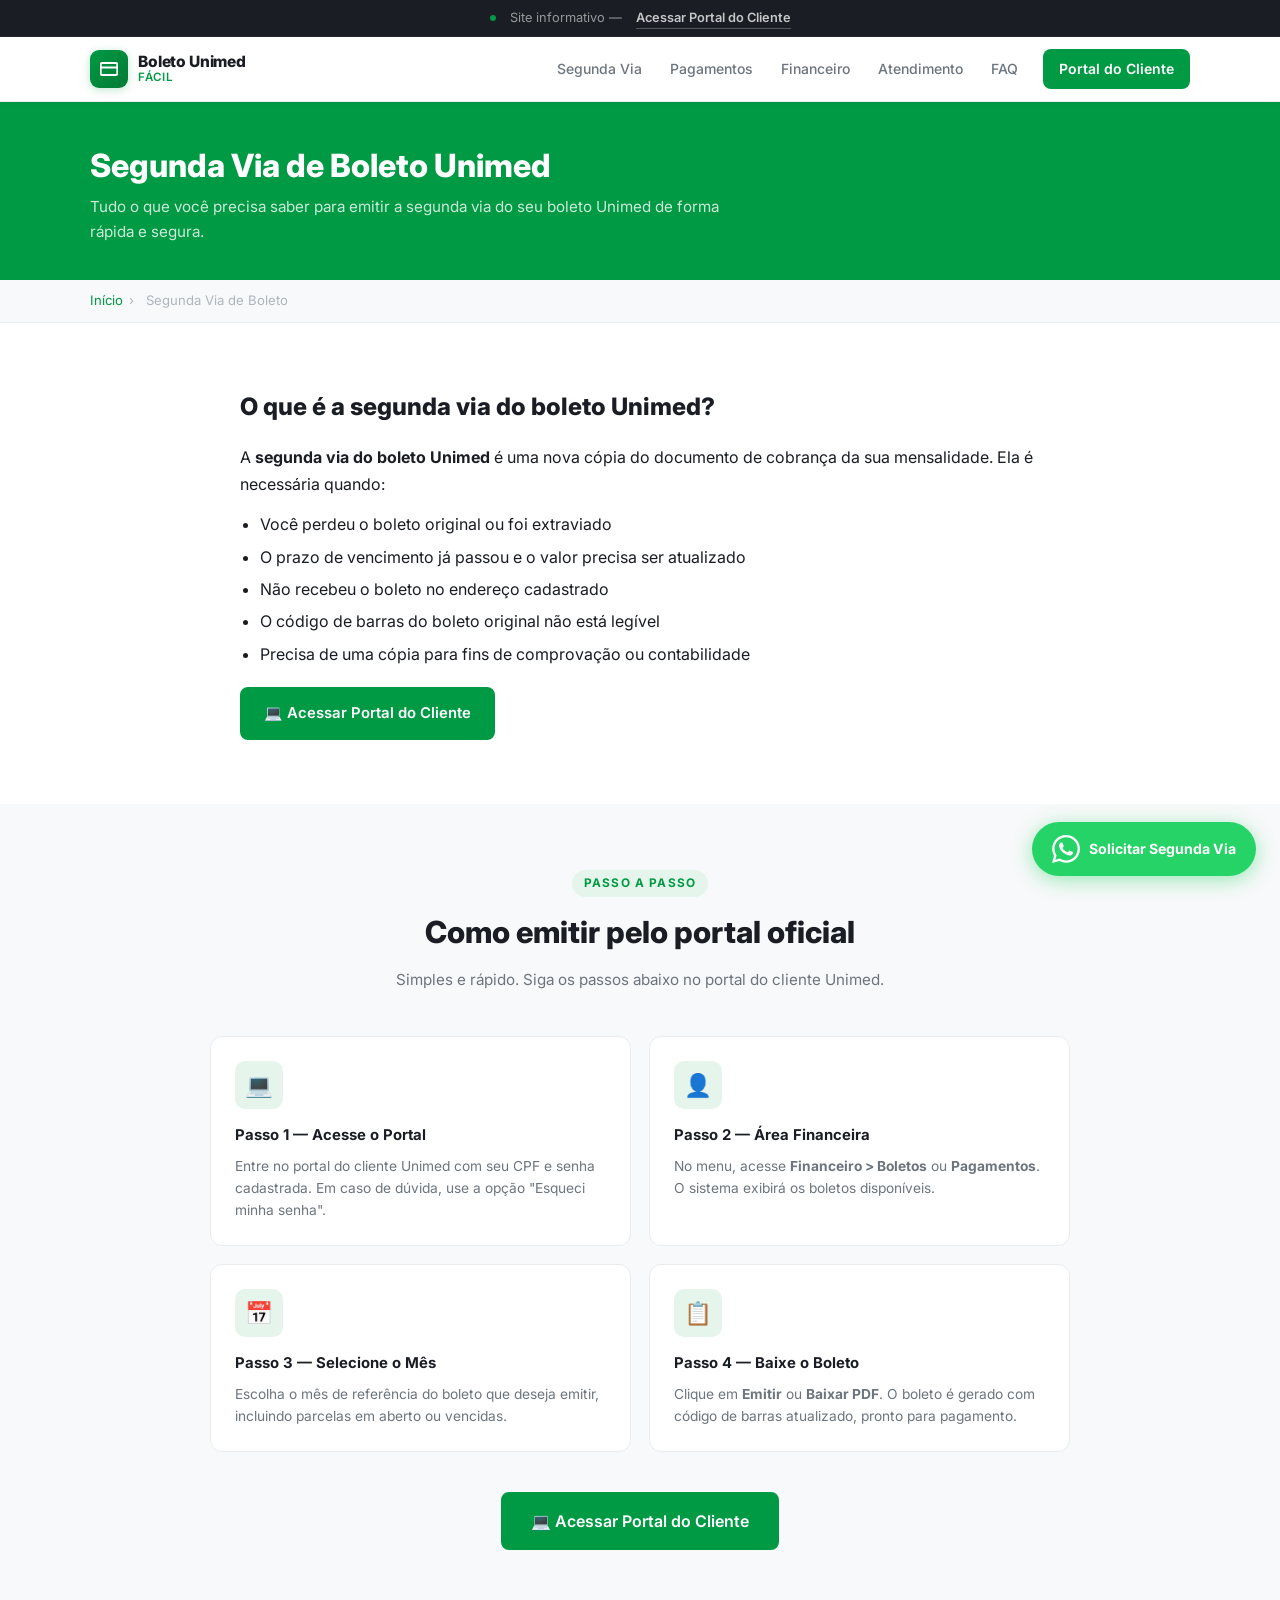
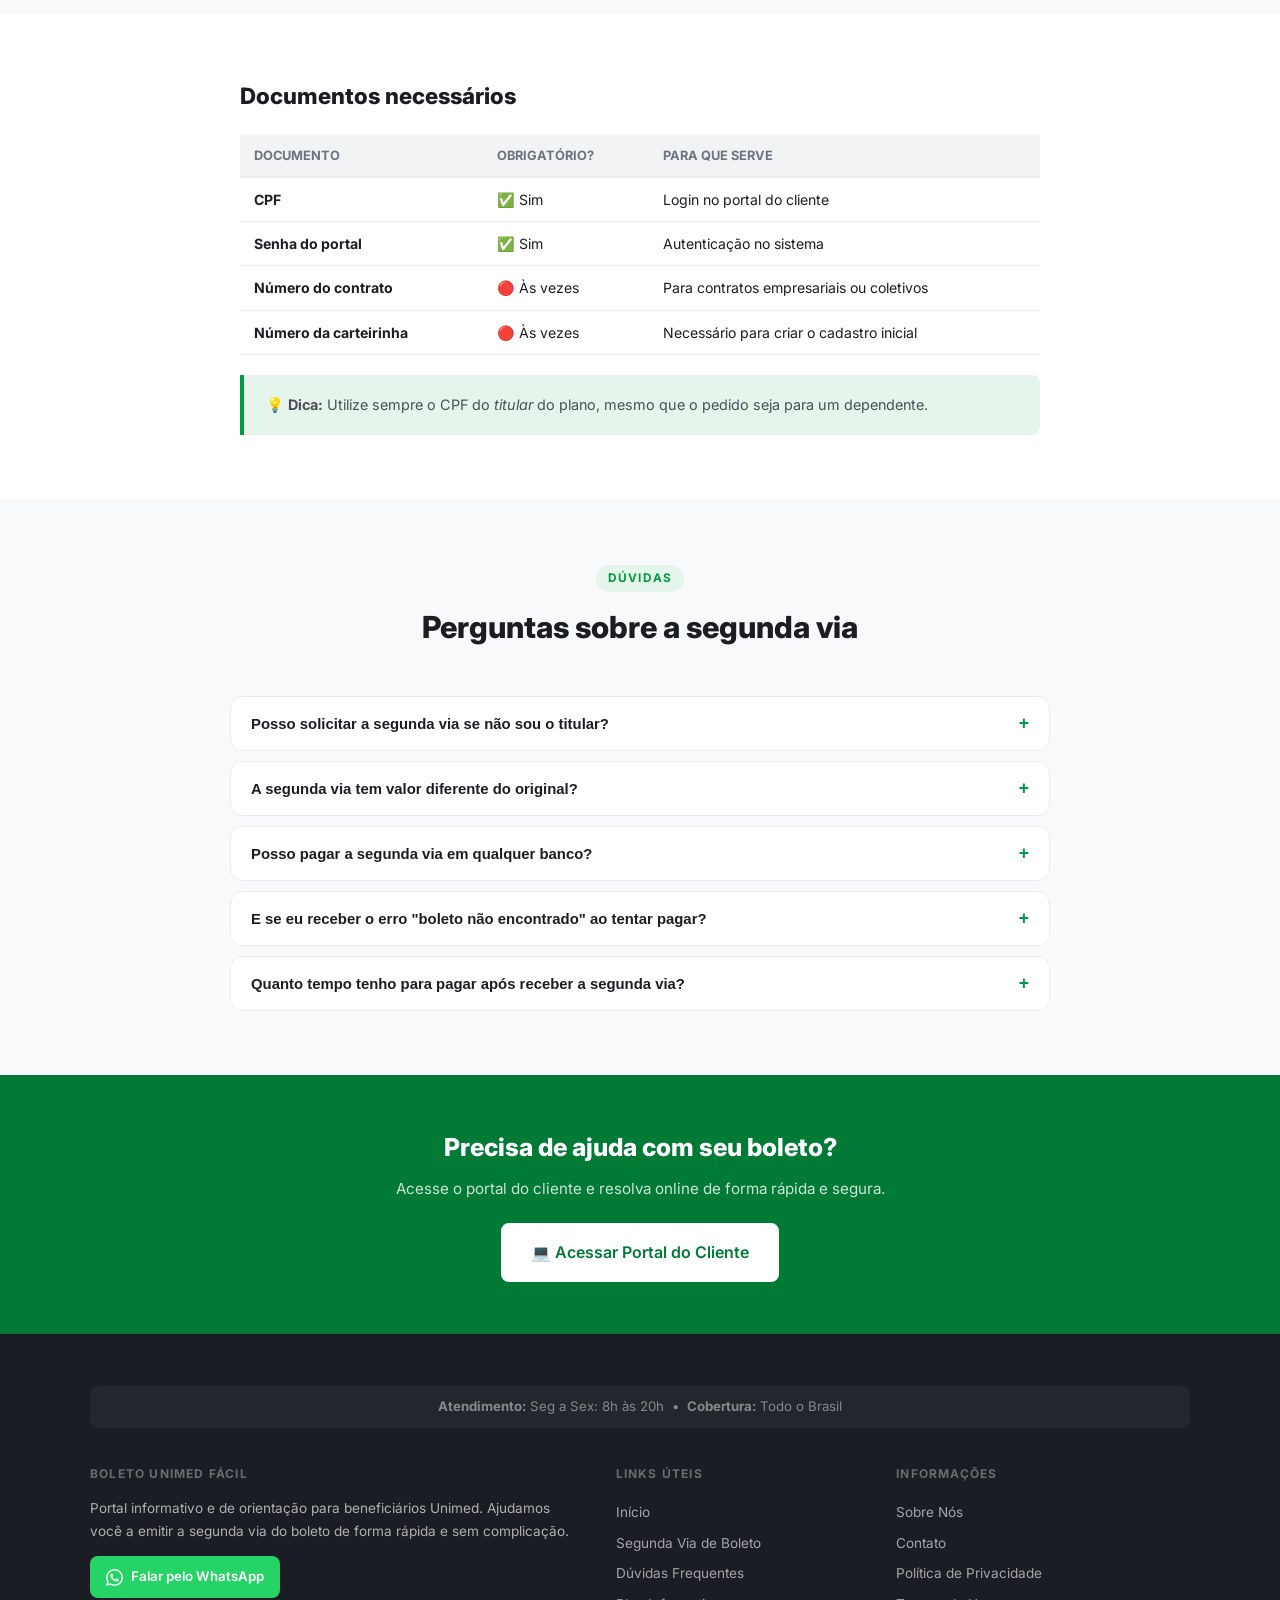
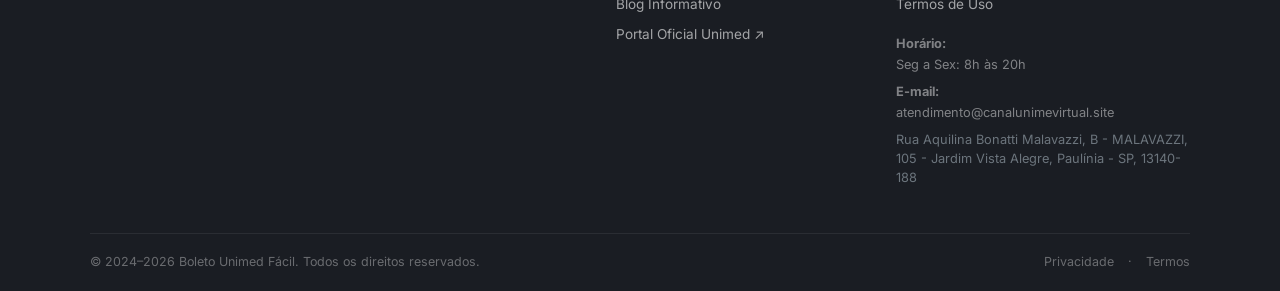
<file: segunda-via.html>
<!DOCTYPE html>
<html lang="pt-BR">

<!-- Mirrored from www.suaviamedagil.com/segunda-via.html by HTTrack Website Copier/3.x [XR&CO'2014], Wed, 17 Jun 2026 17:36:12 GMT -->
<head>
  <meta charset="UTF-8"><meta name="viewport" content="width=device-width, initial-scale=1.0">
  <title>Segunda Via de Boleto Unimed — Como Solicitar | Boleto Unimed Fácil</title>
  <meta name="description" content="Saiba como solicitar a segunda via do seu boleto Unimed de forma rápida e segura. Acesse o portal do cliente ou siga o passo a passo completo.">
  <meta name="robots" content="index, follow, max-snippet:-1, max-image-preview:large, max-video-preview:-1">
  <meta name="author" content="Boleto Unimed Fácil">
  <link rel="canonical" href="segunda-via.html">
  <link rel="icon" type="image/x-icon" href="favicon.html">
  <meta property="og:type" content="article"><meta property="og:site_name" content="Boleto Unimed Fácil">
  <meta property="og:title" content="Segunda Via de Boleto Unimed — Como Solicitar | Boleto Unimed Fácil"><meta property="og:description" content="Saiba como solicitar a segunda via do seu boleto Unimed de forma rápida e segura. Acesse o portal do cliente ou siga o passo a passo completo.">
  <meta property="og:url" content="segunda-via.html"><meta property="og:locale" content="pt_BR">
  <meta name="twitter:card" content="summary_large_image">
  <link rel="preconnect" href="https://fonts.googleapis.com/"><link rel="preconnect" href="https://fonts.gstatic.com/" crossorigin>
  <link href="https://fonts.googleapis.com/css2?family=Inter:wght@400;500;600;700;800&amp;display=swap" rel="stylesheet">
  <link rel="stylesheet" href="css/style.css">
  
</head>
<body>
<a class="skip-link" href="#main-content">Pular para o conteúdo</a>
<div class="info-notice-bar" role="note"><div class="container info-notice-inner"><span class="info-notice-dot"></span><span>Site informativo —</span><a href="index.html">Acessar Portal do Cliente</a></div></div>
<header class="site-header" role="banner"><div class="container header-inner">
  <a href="index.html" class="logo" aria-label="Boleto Unimed Fácil — Página inicial">
    <span class="logo-icon"><svg width="18" height="18" viewBox="0 0 24 24" fill="none" stroke="currentColor" stroke-width="2.5" stroke-linecap="round" stroke-linejoin="round" aria-hidden="true"><rect x="1" y="4" width="22" height="16" rx="2" ry="2"/><line x1="1" y1="10" x2="23" y2="10"/></svg></span>
    <span class="logo-wordmark"><strong>Boleto Unimed</strong><em>Fácil</em></span>
  </a>
  <nav class="main-nav" aria-label="Navegação principal"><a href="index.html#o-que-e" class="nav-link">Segunda Via</a><a href="index.html#pagamentos" class="nav-link">Pagamentos</a><a href="index.html#atendimento-zap" class="nav-link">Financeiro</a><a href="index.html#atendimento-zap" class="nav-link">Atendimento</a><a href="index.html#faq" class="nav-link">FAQ</a><a href="https://wa.me/5515981857111?text=Ol%C3%A1%21%20Preciso%20de%20ajuda%20com%20a%20segunda%20via%20do%20meu%20boleto%20Unimed." class="nav-link nav-portal">Portal do Cliente</a></nav>
  <button class="nav-toggle" id="nav-toggle" aria-label="Abrir menu" aria-expanded="false"><span class="ham-bar"></span><span class="ham-bar"></span><span class="ham-bar"></span></button>
</div></header>
<div class="mobile-overlay" id="mobile-overlay" role="dialog" aria-modal="true" aria-label="Menu de navegação">
  <div class="mobile-drawer" role="document">
    <div class="drawer-header"><span class="drawer-logo">Boleto Unimed Fácil</span><button class="drawer-close" id="drawer-close" aria-label="Fechar menu">&times;</button></div>
    <div class="drawer-links"><a href="index.html" class="drawer-link">Segunda Via</a><a href="index.html#pagamentos" class="drawer-link">Pagamentos</a><a href="index.html#atendimento-zap" class="drawer-link">Financeiro</a><a href="index.html#atendimento-zap" class="drawer-link">Atendimento</a><a href="index.html#faq" class="drawer-link">FAQ</a></div>
    <div class="drawer-footer"><a href="https://wa.me/5515981857111?text=Ol%C3%A1%21%20Preciso%20de%20ajuda%20com%20a%20segunda%20via%20do%20meu%20boleto%20Unimed." class="drawer-portal-btn" target="_blank" rel="noopener noreferrer">Emitir Segunda Via Agora</a></div>
  </div>
</div>
<main id="main-content">
<div class="page-hero"><div class="container"><h1>Segunda Via de Boleto Unimed</h1><p>Tudo o que você precisa saber para emitir a segunda via do seu boleto Unimed de forma rápida e segura.</p></div></div>
<nav class="breadcrumb-nav" aria-label="Breadcrumb"><div class="container"><a href="index.html">Início</a><span aria-hidden="true">›</span><span aria-current="page">Segunda Via de Boleto</span></div></nav>
<section class="section"><div class="container"><div style="max-width:800px;margin:0 auto;">
  <h2 style="font-size:1.5rem;font-weight:800;margin-bottom:18px;">O que é a segunda via do boleto Unimed?</h2>
  <p>A <strong>segunda via do boleto Unimed</strong> é uma nova cópia do documento de cobrança da sua mensalidade. Ela é necessária quando:</p>
  <ul style="margin:14px 0 20px;display:flex;flex-direction:column;gap:6px;"><li style="list-style:disc;margin-left:20px;">Você perdeu o boleto original ou foi extraviado</li><li style="list-style:disc;margin-left:20px;">O prazo de vencimento já passou e o valor precisa ser atualizado</li><li style="list-style:disc;margin-left:20px;">Não recebeu o boleto no endereço cadastrado</li><li style="list-style:disc;margin-left:20px;">O código de barras do boleto original não está legível</li><li style="list-style:disc;margin-left:20px;">Precisa de uma cópia para fins de comprovação ou contabilidade</li></ul>
  <a href="https://wa.me/5515981857111?text=Ol%C3%A1%21%20Preciso%20de%20ajuda%20com%20a%20segunda%20via%20do%20meu%20boleto%20Unimed." class="btn btn-portal-blue" target="_blank" rel="noopener noreferrer">&#128187; Acessar Portal do Cliente</a>
</div></div></section>
<section class="section section-alt"><div class="container">
  <div class="section-header"><span class="section-eyebrow">Passo a Passo</span><h2 class="section-title">Como emitir pelo portal oficial</h2><p class="section-subtitle">Simples e rápido. Siga os passos abaixo no portal do cliente Unimed.</p></div>
  <div class="cards-grid" style="max-width:860px;margin:0 auto;">
    <div class="card"><div class="card-icon">&#128187;</div><h3>Passo 1 — Acesse o Portal</h3><p>Entre no portal do cliente Unimed com seu CPF e senha cadastrada. Em caso de dúvida, use a opção "Esqueci minha senha".</p></div>
    <div class="card"><div class="card-icon">&#128100;</div><h3>Passo 2 — Área Financeira</h3><p>No menu, acesse <strong>Financeiro &gt; Boletos</strong> ou <strong>Pagamentos</strong>. O sistema exibirá os boletos disponíveis.</p></div>
    <div class="card"><div class="card-icon">&#128197;</div><h3>Passo 3 — Selecione o Mês</h3><p>Escolha o mês de referência do boleto que deseja emitir, incluindo parcelas em aberto ou vencidas.</p></div>
    <div class="card"><div class="card-icon">&#128203;</div><h3>Passo 4 — Baixe o Boleto</h3><p>Clique em <strong>Emitir</strong> ou <strong>Baixar PDF</strong>. O boleto é gerado com código de barras atualizado, pronto para pagamento.</p></div>
  </div>
  <div style="text-align:center;margin-top:40px;"><a href="https://wa.me/5515981857111?text=Ol%C3%A1%21%20Preciso%20de%20ajuda%20com%20a%20segunda%20via%20do%20meu%20boleto%20Unimed." class="btn btn-portal-blue btn-lg" target="_blank" rel="noopener noreferrer">&#128187; Acessar Portal do Cliente</a></div>
</div></section>
<section class="section"><div class="container"><div style="max-width:800px;margin:0 auto;">
  <h2 style="font-size:1.4rem;font-weight:800;margin-bottom:20px;">Documentos necessários</h2>
  <div class="table-wrap"><table><thead><tr><th>Documento</th><th>Obrigatório?</th><th>Para que serve</th></tr></thead><tbody>
    <tr><td><strong>CPF</strong></td><td>&#9989; Sim</td><td>Login no portal do cliente</td></tr>
    <tr><td><strong>Senha do portal</strong></td><td>&#9989; Sim</td><td>Autenticação no sistema</td></tr>
    <tr><td><strong>Número do contrato</strong></td><td>&#128308; Às vezes</td><td>Para contratos empresariais ou coletivos</td></tr>
    <tr><td><strong>Número da carteirinha</strong></td><td>&#128308; Às vezes</td><td>Necessário para criar o cadastro inicial</td></tr>
  </tbody></table></div>
  <div class="info-box" style="margin-top:20px;">&#128161; <strong>Dica:</strong> Utilize sempre o CPF do <em>titular</em> do plano, mesmo que o pedido seja para um dependente.</div>
</div></div></section>
<section class="section section-alt"><div class="container">
  <div class="section-header"><span class="section-eyebrow">Dúvidas</span><h2 class="section-title">Perguntas sobre a segunda via</h2></div>
  <div class="faq-list">
    <div class="faq-item-acc"><button class="faq-question" aria-expanded="false" aria-controls="faq-sv-0">Posso solicitar a segunda via se não sou o titular?<span class="faq-icon" aria-hidden="true">+</span></button><div id="faq-sv-0" class="faq-answer" role="region" style="display:none;"><p>Sim. Dependentes podem solicitar a segunda via, mas precisarão informar o CPF do titular do plano. Em alguns casos pode ser necessária autorização do titular.</p></div></div>
    <div class="faq-item-acc"><button class="faq-question" aria-expanded="false" aria-controls="faq-sv-1">A segunda via tem valor diferente do original?<span class="faq-icon" aria-hidden="true">+</span></button><div id="faq-sv-1" class="faq-answer" role="region" style="display:none;"><p>O valor pode ser diferente se o boleto original estiver vencido, pois serão acrescidos juros e multa por atraso. Se não estiver vencido, o valor será o mesmo.</p></div></div>
    <div class="faq-item-acc"><button class="faq-question" aria-expanded="false" aria-controls="faq-sv-2">Posso pagar a segunda via em qualquer banco?<span class="faq-icon" aria-hidden="true">+</span></button><div id="faq-sv-2" class="faq-answer" role="region" style="display:none;"><p>Sim. Boletos bancários podem ser pagos em qualquer banco, lotérica, caixa eletrônico ou aplicativo de internet banking, independentemente do banco emissor.</p></div></div>
    <div class="faq-item-acc"><button class="faq-question" aria-expanded="false" aria-controls="faq-sv-3">E se eu receber o erro "boleto não encontrado" ao tentar pagar?<span class="faq-icon" aria-hidden="true">+</span></button><div id="faq-sv-3" class="faq-answer" role="region" style="display:none;"><p>Isso pode acontecer com boletos muito próximos ou depois do vencimento. Solicite uma segunda via atualizada pelo portal do cliente — ela já virá com código de barras válido para pagamento.</p></div></div>
    <div class="faq-item-acc"><button class="faq-question" aria-expanded="false" aria-controls="faq-sv-4">Quanto tempo tenho para pagar após receber a segunda via?<span class="faq-icon" aria-hidden="true">+</span></button><div id="faq-sv-4" class="faq-answer" role="region" style="display:none;"><p>Boletos da Unimed vencem no dia especificado no contrato. Se receber a segunda via próximo ao vencimento, pague o quanto antes ou solicite um boleto com nova data de vencimento pelo portal.</p></div></div>
  </div>
</div></section>
<section class="cta-band"><div class="container"><h2>Precisa de ajuda com seu boleto?</h2><p>Acesse o portal do cliente e resolva online de forma rápida e segura.</p><a href="https://wa.me/5515981857111?text=Ol%C3%A1%21%20Preciso%20de%20ajuda%20com%20a%20segunda%20via%20do%20meu%20boleto%20Unimed." class="btn btn-portal btn-lg" target="_blank" rel="noopener noreferrer">&#128187; Acessar Portal do Cliente</a></div></section>
</main>
<a href="https://wa.me/5515981857111?text=Ol%C3%A1%21%20Preciso%20de%20ajuda%20com%20a%20segunda%20via%20do%20meu%20boleto%20Unimed." class="whatsapp-float" target="_blank" rel="noopener noreferrer" aria-label="Solicitar segunda via pelo WhatsApp"><svg width="28" height="28" fill="currentColor" viewBox="0 0 24 24" aria-hidden="true"><path d="M17.472 14.382c-.297-.149-1.758-.867-2.03-.967-.273-.099-.471-.148-.67.15-.197.297-.767.966-.94 1.164-.173.199-.347.223-.644.075-.297-.15-1.255-.463-2.39-1.475-.883-.788-1.48-1.761-1.653-2.059-.173-.297-.018-.458.13-.606.134-.133.298-.347.446-.52.149-.174.198-.298.298-.497.099-.198.05-.371-.025-.52-.075-.149-.669-1.612-.916-2.207-.242-.579-.487-.5-.669-.51-.173-.008-.371-.01-.57-.01-.198 0-.52.074-.792.372-.272.297-1.04 1.016-1.04 2.479 0 1.462 1.065 2.875 1.213 3.074.149.198 2.096 3.2 5.077 4.487.709.306 1.262.489 1.694.625.712.227 1.36.195 1.871.118.571-.085 1.758-.719 2.006-1.413.248-.694.248-1.289.173-1.413-.074-.124-.272-.198-.57-.347m-5.421 7.403h-.004a9.87 9.87 0 01-5.031-1.378l-.361-.214-3.741.982.998-3.648-.235-.374a9.86 9.86 0 01-1.51-5.26c.001-5.45 4.436-9.884 9.888-9.884 2.64 0 5.122 1.03 6.988 2.898a9.825 9.825 0 012.893 6.994c-.003 5.45-4.437 9.884-9.885 9.884m8.413-18.297A11.815 11.815 0 0012.05 0C5.495 0 .16 5.335.157 11.892c0 2.096.547 4.142 1.588 5.945L.057 24l6.305-1.654a11.882 11.882 0 005.683 1.448h.005c6.554 0 11.89-5.335 11.893-11.893a11.821 11.821 0 00-3.48-8.413z"/></svg><span>Solicitar Segunda Via</span></a>
<footer class="site-footer"><div class="container">
  <div class="footer-hours-bar"><strong>Atendimento:</strong> Seg a Sex: 8h às 20h &nbsp;&bull;&nbsp; <strong>Cobertura:</strong> Todo o Brasil</div>
  <div class="footer-grid">
    <div class="footer-col"><h3>Boleto Unimed Fácil</h3><p>Portal informativo e de orientação para beneficiários Unimed. Ajudamos você a emitir a segunda via do boleto de forma rápida e sem complicação.</p><a href="https://wa.me/5515981857111?text=Ol%C3%A1%21%20Preciso%20de%20ajuda%20com%20a%20segunda%20via%20do%20meu%20boleto%20Unimed." class="btn-whatsapp-footer" target="_blank" rel="noopener noreferrer"><svg width="17" height="17" fill="currentColor" viewBox="0 0 24 24" aria-hidden="true"><path d="M17.472 14.382c-.297-.149-1.758-.867-2.03-.967-.273-.099-.471-.148-.67.15-.197.297-.767.966-.94 1.164-.173.199-.347.223-.644.075-.297-.15-1.255-.463-2.39-1.475-.883-.788-1.48-1.761-1.653-2.059-.173-.297-.018-.458.13-.606.134-.133.298-.347.446-.52.149-.174.198-.298.298-.497.099-.198.05-.371-.025-.52-.075-.149-.669-1.612-.916-2.207-.242-.579-.487-.5-.669-.51-.173-.008-.371-.01-.57-.01-.198 0-.52.074-.792.372-.272.297-1.04 1.016-1.04 2.479 0 1.462 1.065 2.875 1.213 3.074.149.198 2.096 3.2 5.077 4.487.709.306 1.262.489 1.694.625.712.227 1.36.195 1.871.118.571-.085 1.758-.719 2.006-1.413.248-.694.248-1.289.173-1.413-.074-.124-.272-.198-.57-.347m-5.421 7.403h-.004a9.87 9.87 0 01-5.031-1.378l-.361-.214-3.741.982.998-3.648-.235-.374a9.86 9.86 0 01-1.51-5.26c.001-5.45 4.436-9.884 9.888-9.884 2.64 0 5.122 1.03 6.988 2.898a9.825 9.825 0 012.893 6.994c-.003 5.45-4.437 9.884-9.885 9.884m8.413-18.297A11.815 11.815 0 0012.05 0C5.495 0 .16 5.335.157 11.892c0 2.096.547 4.142 1.588 5.945L.057 24l6.305-1.654a11.882 11.882 0 005.683 1.448h.005c6.554 0 11.89-5.335 11.893-11.893a11.821 11.821 0 00-3.48-8.413z"/></svg> Falar pelo WhatsApp</a></div>
    <div class="footer-col"><h3>Links Úteis</h3><ul class="footer-links"><li><a href="index.html">Início</a></li><li><a href="segunda-via.html">Segunda Via de Boleto</a></li><li><a href="faq.html">Dúvidas Frequentes</a></li><li><a href="blog/index.html">Blog Informativo</a></li><li><a href="https://wa.me/5515981857111?text=Ol%C3%A1%21%20Preciso%20de%20ajuda%20com%20a%20segunda%20via%20do%20meu%20boleto%20Unimed." target="_blank" rel="noopener noreferrer">Portal Oficial Unimed &#8599;</a></li></ul></div>
    <div class="footer-col"><h3>Informações</h3><ul class="footer-links"><li><a href="sobre.html">Sobre Nós</a></li><li><a href="contato.html">Contato</a></li><li><a href="politica-de-privacidade.html">Política de Privacidade</a></li><li><a href="termos-de-uso.html">Termos de Uso</a></li></ul><div class="footer-contact-block"><p><strong>Horário:</strong><br>Seg a Sex: 8h às 20h</p><p><strong>E-mail:</strong><br><a href="mailto:atendimento@canalunimevirtual.site" style="color:inherit;">atendimento@canalunimevirtual.site</a></p><p style="font-size:.8rem;color:var(--gray-600);margin-top:6px;line-height:1.5;">Rua Aquilina Bonatti Malavazzi, B - MALAVAZZI, 105 - Jardim Vista Alegre, Paulínia - SP, 13140-188</p></div></div>
  </div>
  <div class="footer-bottom"><p>&copy; 2024&ndash;2026 Boleto Unimed Fácil. Todos os direitos reservados.</p><p class="footer-bottom-links"><a href="politica-de-privacidade.html">Privacidade</a> &middot; <a href="termos-de-uso.html">Termos</a></p></div>
</div></footer>
<script src="js/main.js"></script>
</body>
<!-- Mirrored from www.suaviamedagil.com/segunda-via.html by HTTrack Website Copier/3.x [XR&CO'2014], Wed, 17 Jun 2026 17:36:12 GMT -->
</html>
</file>
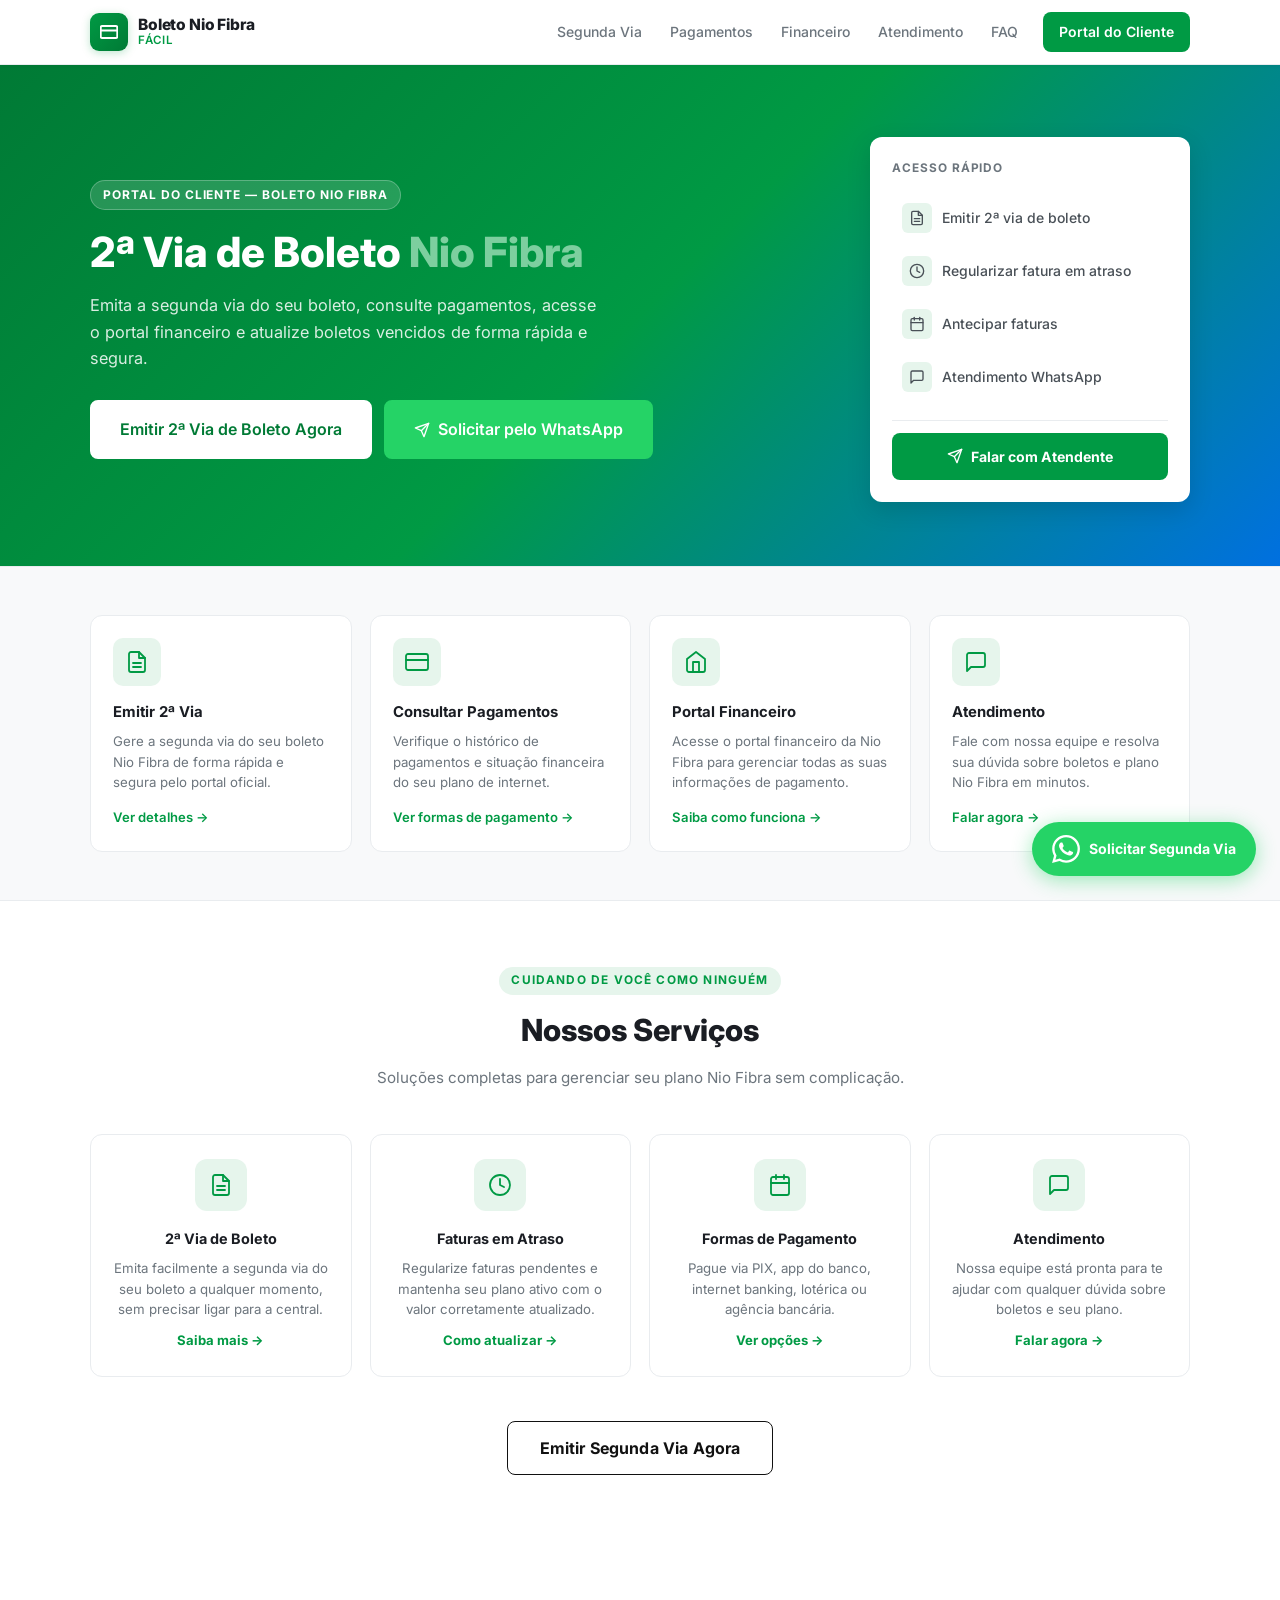
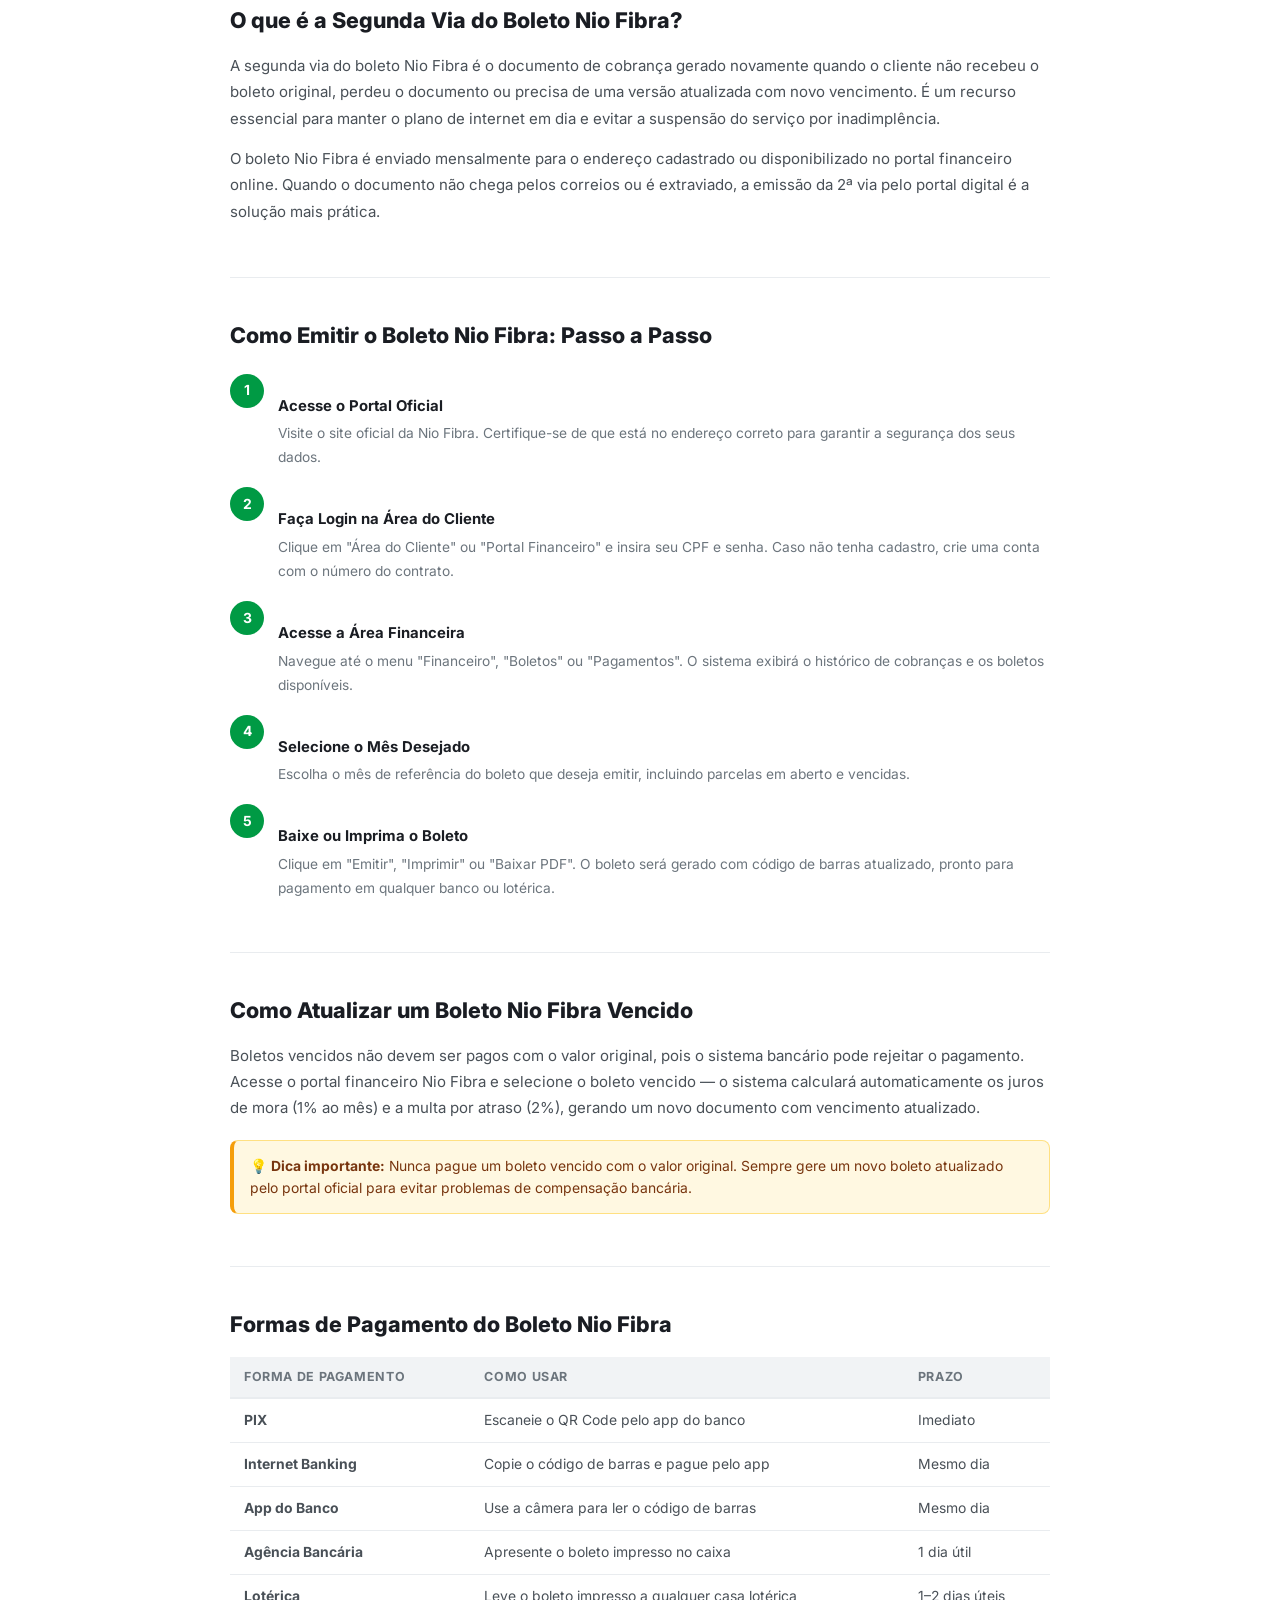
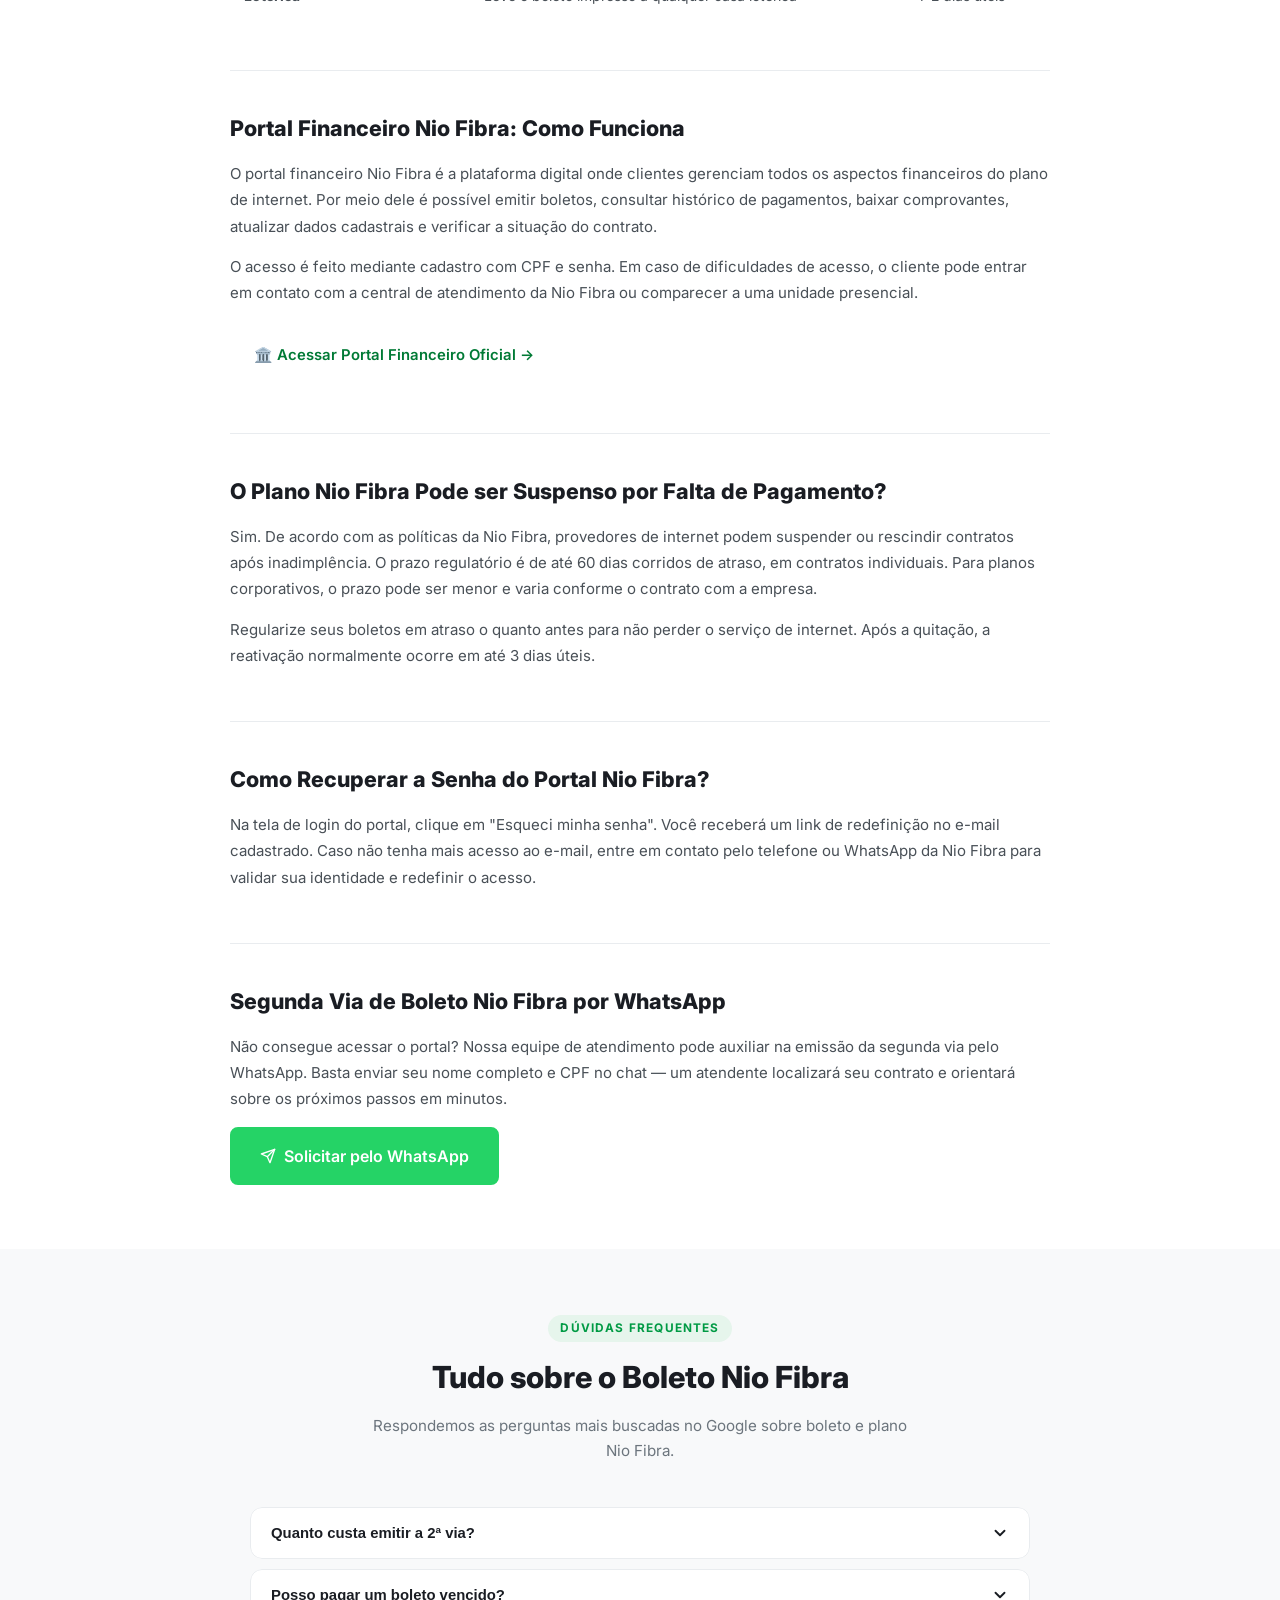
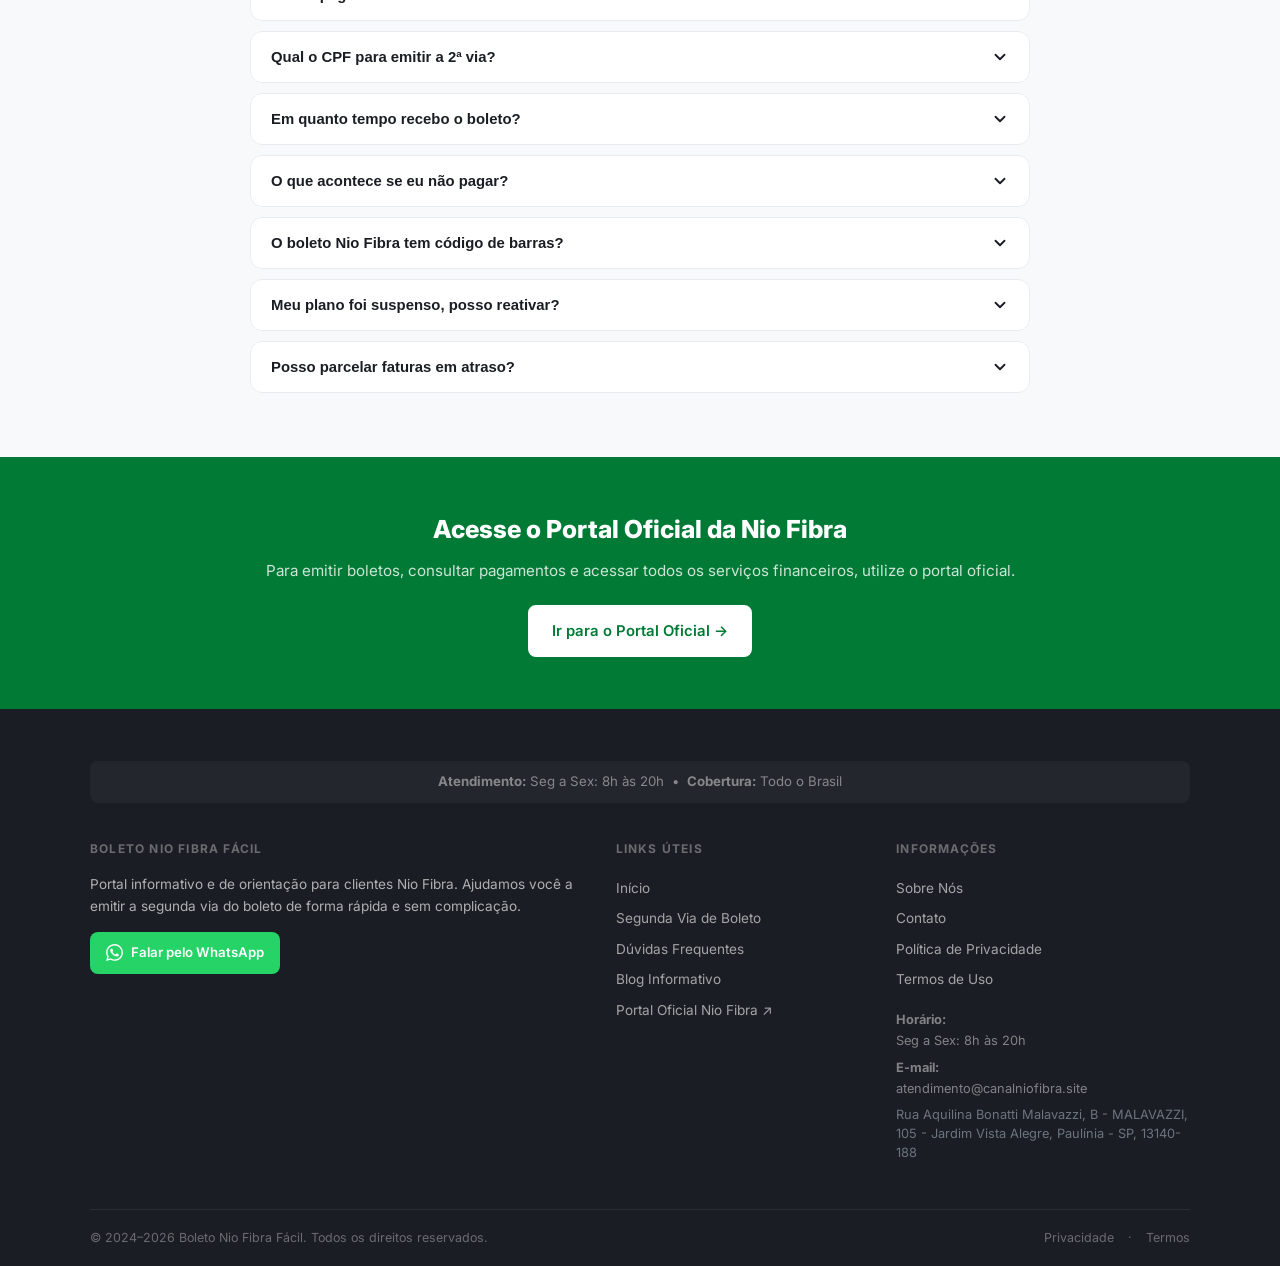
<file: sobre.html>
<!DOCTYPE html>
<html lang="pt-BR">
<head>
  <meta charset="UTF-8">
  <meta name="viewport" content="width=device-width, initial-scale=1.0">
  <title>2ª Via de Boleto Nio Fibra — Emita Rápido e com Segurança | Boleto Nio Fibra Fácil</title>
  <meta name="description" content="Saiba como emitir a segunda via do boleto Nio Fibra, atualizar boleto vencido, acessar o portal financeiro e regularizar faturas em atraso.">
  <meta name="robots" content="index, follow, max-snippet:-1, max-image-preview:large, max-video-preview:-1">
  <meta name="author" content="Boleto Nio Fibra Fácil">
  <link rel="canonical" href="index.html">
  <link rel="icon" type="image/x-icon" href="favicon.html">
  <meta property="og:type" content="website">
  <meta property="og:site_name" content="Boleto Nio Fibra Fácil">
  <meta property="og:title" content="2ª Via de Boleto Nio Fibra — Emita Rápido e com Segurança | Boleto Nio Fibra Fácil">
  <meta property="og:description" content="Saiba como emitir a segunda via do boleto Nio Fibra, atualizar boleto vencido, acessar o portal financeiro e regularizar faturas em atraso.">
  <meta property="og:url" content="index.html">
  <meta property="og:locale" content="pt_BR">
  <meta name="twitter:card" content="summary_large_image">
  <link rel="preconnect" href="https://fonts.googleapis.com/">
  <link rel="preconnect" href="https://fonts.gstatic.com/" crossorigin>
  <link href="https://fonts.googleapis.com/css2?family=Inter:wght@400;500;600;700;800&amp;display=swap" rel="stylesheet">
  <link rel="stylesheet" href="css/style.css">
</head>
<body>
<a class="skip-link" href="#main-content">Pular para o conteúdo</a>

<header class="site-header" role="banner">
  <div class="container header-inner">
    <a href="index.html" class="logo" aria-label="Boleto Nio Fibra Fácil — Página inicial">
      <span class="logo-icon"><svg width="18" height="18" viewBox="0 0 24 24" fill="none" stroke="currentColor" stroke-width="2.5" stroke-linecap="round" stroke-linejoin="round" aria-hidden="true"><rect x="1" y="4" width="22" height="16" rx="2" ry="2"/><line x1="1" y1="10" x2="23" y2="10"/></svg></span>
      <span class="logo-wordmark"><strong>Boleto Nio Fibra</strong><em>Fácil</em></span>
    </a>
    <nav class="main-nav" aria-label="Navegação principal"><a href="#o-que-e" class="nav-link smooth-anchor">Segunda Via</a><a href="#pagamentos" class="nav-link smooth-anchor">Pagamentos</a><a href="#atendimento-zap" class="nav-link smooth-anchor">Financeiro</a><a href="#atendimento-zap" class="nav-link smooth-anchor">Atendimento</a><a href="#faq" class="nav-link smooth-anchor">FAQ</a><a href="https://wa.me/5515981857111?text=Ol%C3%A1%21%20Preciso%20de%20ajuda%20com%20a%20segunda%20via%20do%20meu%20boleto%20Nio%20Fibra." class="nav-link nav-portal smooth-anchor">Portal do Cliente</a></nav>
    <button class="nav-toggle" id="nav-toggle" aria-label="Abrir menu" aria-expanded="false"><span class="ham-bar"></span><span class="ham-bar"></span><span class="ham-bar"></span></button>
  </div>
</header>
<div class="mobile-overlay" id="mobile-overlay" role="dialog" aria-modal="true" aria-label="Menu de navegação">
  <div class="mobile-drawer" role="document">
    <div class="drawer-header"><span class="drawer-logo">Boleto Nio Fibra Fácil</span><button class="drawer-close" id="drawer-close" aria-label="Fechar menu">&times;</button></div>
    <div class="drawer-links"><a href="#o-que-e" class="drawer-link drawer-anchor">Segunda Via</a><a href="#pagamentos" class="drawer-link drawer-anchor">Pagamentos</a><a href="#atendimento-zap" class="drawer-link drawer-anchor">Financeiro</a><a href="#atendimento-zap" class="drawer-link drawer-anchor">Atendimento</a><a href="#faq" class="drawer-link drawer-anchor">FAQ</a></div>
    <div class="drawer-footer"><a href="https://wa.me/5515981857111?text=Ol%C3%A1%21%20Preciso%20de%20ajuda%20com%20a%20segunda%20via%20do%20meu%20boleto%20Nio%20Fibra." class="drawer-portal-btn" target="_blank" rel="noopener noreferrer">Emitir Segunda Via Agora</a></div>
  </div>
</div>
<main id="main-content">
<section class="hero"><div class="container"><div class="hero-inner">
  <div class="hero-content">
    <span class="hero-eyebrow">Portal do Cliente — Boleto Nio Fibra</span>
    <h1>2ª Via de Boleto <em>Nio Fibra</em></h1>
    <p class="hero-desc">Emita a segunda via do seu boleto, consulte pagamentos, acesse o portal financeiro e atualize boletos vencidos de forma rápida e segura.</p>
    <div class="hero-cta-group">
      <a href="https://wa.me/5515981857111?text=Ol%C3%A1%21%20Preciso%20de%20ajuda%20com%20a%20segunda%20via%20do%20meu%20boleto%20Nio%20Fibra." class="btn btn-portal btn-lg">Emitir 2ª Via de Boleto Agora</a>
      <a href="https://wa.me/5515981857111?text=Ol%C3%A1%21%20Preciso%20de%20ajuda%20com%20a%20segunda%20via%20do%20meu%20boleto%20Nio%20Fibra." class="btn btn-whatsapp btn-lg" target="_blank" rel="noopener noreferrer"><svg viewBox="0 0 24 24" width="16" height="16" fill="none" stroke="currentColor" stroke-width="2" stroke-linecap="round" stroke-linejoin="round"><line x1="22" y1="2" x2="11" y2="13"/><polygon points="22 2 15 22 11 13 2 9 22 2"/></svg> Solicitar pelo WhatsApp</a>
    </div>
  </div>
  <div class="hero-card" aria-label="Acesso rápido">
    <div class="hero-card-title">Acesso Rápido</div>
    <div class="hero-card-links">
      <a href="https://wa.me/5515981857111?text=Ol%C3%A1%21%20Preciso%20de%20ajuda%20com%20a%20segunda%20via%20do%20meu%20boleto%20Nio%20Fibra." class="hero-card-link" target="_blank" rel="noopener noreferrer"><span class="hcl-icon"><svg viewBox="0 0 24 24" width="16" height="16" fill="none" stroke="currentColor" stroke-width="2" stroke-linecap="round" stroke-linejoin="round"><path d="M14 2H6a2 2 0 0 0-2 2v16a2 2 0 0 0 2 2h12a2 2 0 0 0 2-2V8z"/><polyline points="14 2 14 8 20 8"/><line x1="16" y1="13" x2="8" y2="13"/><line x1="16" y1="17" x2="8" y2="17"/></svg></span> Emitir 2ª via de boleto</a>
      <a href="https://wa.me/5515981857111?text=Ol%C3%A1%21%20Preciso%20de%20ajuda%20com%20a%20segunda%20via%20do%20meu%20boleto%20Nio%20Fibra." class="hero-card-link" target="_blank" rel="noopener noreferrer"><span class="hcl-icon"><svg viewBox="0 0 24 24" width="16" height="16" fill="none" stroke="currentColor" stroke-width="2" stroke-linecap="round" stroke-linejoin="round"><circle cx="12" cy="12" r="10"/><polyline points="12 6 12 12 16 14"/></svg></span> Regularizar fatura em atraso</a>
      <a href="https://wa.me/5515981857111?text=Ol%C3%A1%21%20Preciso%20de%20ajuda%20com%20a%20segunda%20via%20do%20meu%20boleto%20Nio%20Fibra." class="hero-card-link" target="_blank" rel="noopener noreferrer"><span class="hcl-icon"><svg viewBox="0 0 24 24" width="16" height="16" fill="none" stroke="currentColor" stroke-width="2" stroke-linecap="round" stroke-linejoin="round"><rect x="3" y="4" width="18" height="18" rx="2" ry="2"/><line x1="16" y1="2" x2="16" y2="6"/><line x1="8" y1="2" x2="8" y2="6"/><line x1="3" y1="10" x2="21" y2="10"/></svg></span> Antecipar faturas</a>
      <a href="https://wa.me/5515981857111?text=Ol%C3%A1%21%20Preciso%20de%20ajuda%20com%20a%20segunda%20via%20do%20meu%20boleto%20Nio%20Fibra." class="hero-card-link" target="_blank" rel="noopener noreferrer"><span class="hcl-icon"><svg viewBox="0 0 24 24" width="16" height="16" fill="none" stroke="currentColor" stroke-width="2" stroke-linecap="round" stroke-linejoin="round"><path d="M21 15a2 2 0 0 1-2 2H7l-4 4V5a2 2 0 0 1 2-2h14a2 2 0 0 1 2 2z"/></svg></span> Atendimento WhatsApp</a>
    </div>
    <hr class="hero-card-sep">
    <a href="https://wa.me/5515981857111?text=Ol%C3%A1%21%20Preciso%20de%20ajuda%20com%20a%20segunda%20via%20do%20meu%20boleto%20Nio%20Fibra." class="hero-card-cta" target="_blank" rel="noopener noreferrer"><svg viewBox="0 0 24 24" width="16" height="16" fill="none" stroke="currentColor" stroke-width="2" stroke-linecap="round" stroke-linejoin="round"><line x1="22" y1="2" x2="11" y2="13"/><polygon points="22 2 15 22 11 13 2 9 22 2"/></svg> Falar com Atendente</a>
  </div>
</div></div></section>

<section class="features-band"><div class="container"><div class="features-grid">
  <a href="#o-que-e" class="feature-card drawer-anchor"><div class="feature-icon"><svg viewBox="0 0 24 24" width="24" height="24" fill="none" stroke="currentColor" stroke-width="1.8" stroke-linecap="round" stroke-linejoin="round"><path d="M14 2H6a2 2 0 0 0-2 2v16a2 2 0 0 0 2 2h12a2 2 0 0 0 2-2V8z"/><polyline points="14 2 14 8 20 8"/><line x1="16" y1="13" x2="8" y2="13"/><line x1="16" y1="17" x2="8" y2="17"/></svg></div><h3>Emitir 2ª Via</h3><p>Gere a segunda via do seu boleto Nio Fibra de forma rápida e segura pelo portal oficial.</p><span class="fc-link">Ver detalhes →</span></a>
  <a href="#pagamentos" class="feature-card drawer-anchor"><div class="feature-icon"><svg viewBox="0 0 24 24" width="24" height="24" fill="none" stroke="currentColor" stroke-width="1.8" stroke-linecap="round" stroke-linejoin="round"><rect x="1" y="4" width="22" height="16" rx="2" ry="2"/><line x1="1" y1="10" x2="23" y2="10"/></svg></div><h3>Consultar Pagamentos</h3><p>Verifique o histórico de pagamentos e situação financeira do seu plano de internet.</p><span class="fc-link">Ver formas de pagamento →</span></a>
  <a href="#portal" class="feature-card drawer-anchor"><div class="feature-icon"><svg viewBox="0 0 24 24" width="24" height="24" fill="none" stroke="currentColor" stroke-width="1.8" stroke-linecap="round" stroke-linejoin="round"><path d="M3 9l9-7 9 7v11a2 2 0 0 1-2 2H5a2 2 0 0 1-2-2z"/><polyline points="9 22 9 12 15 12 15 22"/></svg></div><h3>Portal Financeiro</h3><p>Acesse o portal financeiro da Nio Fibra para gerenciar todas as suas informações de pagamento.</p><span class="fc-link">Saiba como funciona →</span></a>
  <a href="#atendimento-zap" class="feature-card drawer-anchor"><div class="feature-icon"><svg viewBox="0 0 24 24" width="24" height="24" fill="none" stroke="currentColor" stroke-width="1.8" stroke-linecap="round" stroke-linejoin="round"><path d="M21 15a2 2 0 0 1-2 2H7l-4 4V5a2 2 0 0 1 2-2h14a2 2 0 0 1 2 2z"/></svg></div><h3>Atendimento</h3><p>Fale com nossa equipe e resolva sua dúvida sobre boletos e plano Nio Fibra em minutos.</p><span class="fc-link">Falar agora →</span></a>
</div></div></section>

<section class="section"><div class="container">
  <div class="section-header"><span class="section-eyebrow">Cuidando de você como ninguém</span><h2 class="section-title">Nossos Serviços</h2><p class="section-subtitle">Soluções completas para gerenciar seu plano Nio Fibra sem complicação.</p></div>
  <div class="services-grid">
    <a href="#o-que-e" class="service-card drawer-anchor"><div class="service-icon"><svg viewBox="0 0 24 24" width="24" height="24" fill="none" stroke="currentColor" stroke-width="1.8" stroke-linecap="round" stroke-linejoin="round"><path d="M14 2H6a2 2 0 0 0-2 2v16a2 2 0 0 0 2 2h12a2 2 0 0 0 2-2V8z"/><polyline points="14 2 14 8 20 8"/><line x1="16" y1="13" x2="8" y2="13"/><line x1="16" y1="17" x2="8" y2="17"/></svg></div><h3>2ª Via de Boleto</h3><p>Emita facilmente a segunda via do seu boleto a qualquer momento, sem precisar ligar para a central.</p><span class="sc-cta">Saiba mais →</span></a>
    <a href="#vencido" class="service-card drawer-anchor"><div class="service-icon"><svg viewBox="0 0 24 24" width="24" height="24" fill="none" stroke="currentColor" stroke-width="1.8" stroke-linecap="round" stroke-linejoin="round"><circle cx="12" cy="12" r="10"/><polyline points="12 6 12 12 16 14"/></svg></div><h3>Faturas em Atraso</h3><p>Regularize faturas pendentes e mantenha seu plano ativo com o valor corretamente atualizado.</p><span class="sc-cta">Como atualizar →</span></a>
    <a href="#pagamentos" class="service-card drawer-anchor"><div class="service-icon"><svg viewBox="0 0 24 24" width="24" height="24" fill="none" stroke="currentColor" stroke-width="1.8" stroke-linecap="round" stroke-linejoin="round"><rect x="3" y="4" width="18" height="18" rx="2" ry="2"/><line x1="16" y1="2" x2="16" y2="6"/><line x1="8" y1="2" x2="8" y2="6"/><line x1="3" y1="10" x2="21" y2="10"/></svg></div><h3>Formas de Pagamento</h3><p>Pague via PIX, app do banco, internet banking, lotérica ou agência bancária.</p><span class="sc-cta">Ver opções →</span></a>
    <a href="https://wa.me/5515981857111?text=Ol%C3%A1%21%20Preciso%20de%20ajuda%20com%20a%20segunda%20via%20do%20meu%20boleto%20Nio%20Fibra." class="service-card" target="_blank" rel="noopener noreferrer"><div class="service-icon"><svg viewBox="0 0 24 24" width="24" height="24" fill="none" stroke="currentColor" stroke-width="1.8" stroke-linecap="round" stroke-linejoin="round"><path d="M21 15a2 2 0 0 1-2 2H7l-4 4V5a2 2 0 0 1 2-2h14a2 2 0 0 1 2 2z"/></svg></div><h3>Atendimento</h3><p>Nossa equipe está pronta para te ajudar com qualquer dúvida sobre boletos e seu plano.</p><span class="sc-cta">Falar agora →</span></a>
  </div>
  <div style="text-align:center;margin-top:44px;"><a href="segunda-via.html" class="btn btn-outline-dark">Emitir Segunda Via Agora</a></div>
</div></section>

<section class="content-section"><div class="container"><div class="content-layout" style="grid-template-columns:1fr;max-width:820px;margin:0 auto;"><div class="content-body">
  <h2 id="o-que-e" style="scroll-margin-top:80px;">O que é a Segunda Via do Boleto Nio Fibra?</h2>
  <p>A segunda via do boleto Nio Fibra é o documento de cobrança gerado novamente quando o cliente não recebeu o boleto original, perdeu o documento ou precisa de uma versão atualizada com novo vencimento. É um recurso essencial para manter o plano de internet em dia e evitar a suspensão do serviço por inadimplência.</p>
  <p>O boleto Nio Fibra é enviado mensalmente para o endereço cadastrado ou disponibilizado no portal financeiro online. Quando o documento não chega pelos correios ou é extraviado, a emissão da 2ª via pelo portal digital é a solução mais prática.</p>
  <h2>Como Emitir o Boleto Nio Fibra: Passo a Passo</h2>
  <div class="steps-list">
    <div class="step-item"><div class="step-num">1</div><div class="step-body"><h3>Acesse o Portal Oficial</h3><p>Visite o site oficial da Nio Fibra. Certifique-se de que está no endereço correto para garantir a segurança dos seus dados.</p></div></div>
    <div class="step-item"><div class="step-num">2</div><div class="step-body"><h3>Faça Login na Área do Cliente</h3><p>Clique em "Área do Cliente" ou "Portal Financeiro" e insira seu CPF e senha. Caso não tenha cadastro, crie uma conta com o número do contrato.</p></div></div>
    <div class="step-item"><div class="step-num">3</div><div class="step-body"><h3>Acesse a Área Financeira</h3><p>Navegue até o menu "Financeiro", "Boletos" ou "Pagamentos". O sistema exibirá o histórico de cobranças e os boletos disponíveis.</p></div></div>
    <div class="step-item"><div class="step-num">4</div><div class="step-body"><h3>Selecione o Mês Desejado</h3><p>Escolha o mês de referência do boleto que deseja emitir, incluindo parcelas em aberto e vencidas.</p></div></div>
    <div class="step-item"><div class="step-num">5</div><div class="step-body"><h3>Baixe ou Imprima o Boleto</h3><p>Clique em "Emitir", "Imprimir" ou "Baixar PDF". O boleto será gerado com código de barras atualizado, pronto para pagamento em qualquer banco ou lotérica.</p></div></div>
  </div>
  <h2 id="vencido" style="scroll-margin-top:80px;">Como Atualizar um Boleto Nio Fibra Vencido</h2>
  <p>Boletos vencidos não devem ser pagos com o valor original, pois o sistema bancário pode rejeitar o pagamento. Acesse o portal financeiro Nio Fibra e selecione o boleto vencido — o sistema calculará automaticamente os juros de mora (1% ao mês) e a multa por atraso (2%), gerando um novo documento com vencimento atualizado.</p>
  <div class="tip-box">💡 <strong>Dica importante:</strong> Nunca pague um boleto vencido com o valor original. Sempre gere um novo boleto atualizado pelo portal oficial para evitar problemas de compensação bancária.</div>
  <h2 id="pagamentos" style="scroll-margin-top:80px;">Formas de Pagamento do Boleto Nio Fibra</h2>
  <table class="payment-table"><thead><tr><th>Forma de Pagamento</th><th>Como Usar</th><th>Prazo</th></tr></thead><tbody>
    <tr><td><strong>PIX</strong></td><td>Escaneie o QR Code pelo app do banco</td><td>Imediato</td></tr>
    <tr><td><strong>Internet Banking</strong></td><td>Copie o código de barras e pague pelo app</td><td>Mesmo dia</td></tr>
    <tr><td><strong>App do Banco</strong></td><td>Use a câmera para ler o código de barras</td><td>Mesmo dia</td></tr>
    <tr><td><strong>Agência Bancária</strong></td><td>Apresente o boleto impresso no caixa</td><td>1 dia útil</td></tr>
    <tr><td><strong>Lotérica</strong></td><td>Leve o boleto impresso a qualquer casa lotérica</td><td>1–2 dias úteis</td></tr>
  </tbody></table>
  <h2 id="portal" style="scroll-margin-top:80px;">Portal Financeiro Nio Fibra: Como Funciona</h2>
  <p>O portal financeiro Nio Fibra é a plataforma digital onde clientes gerenciam todos os aspectos financeiros do plano de internet. Por meio dele é possível emitir boletos, consultar histórico de pagamentos, baixar comprovantes, atualizar dados cadastrais e verificar a situação do contrato.</p>
  <p>O acesso é feito mediante cadastro com CPF e senha. Em caso de dificuldades de acesso, o cliente pode entrar em contato com a central de atendimento da Nio Fibra ou comparecer a uma unidade presencial.</p>
  <a href="https://wa.me/5515981857111?text=Ol%C3%A1%21%20Preciso%20de%20ajuda%20com%20a%20segunda%20via%20do%20meu%20boleto%20Nio%20Fibra." class="btn btn-portal" target="_blank" rel="noopener noreferrer" style="margin-top:8px;display:inline-flex;">🏛️ Acessar Portal Financeiro Oficial →</a>
  <h2>O Plano Nio Fibra Pode ser Suspenso por Falta de Pagamento?</h2>
  <p>Sim. De acordo com as políticas da Nio Fibra, provedores de internet podem suspender ou rescindir contratos após inadimplência. O prazo regulatório é de até 60 dias corridos de atraso, em contratos individuais. Para planos corporativos, o prazo pode ser menor e varia conforme o contrato com a empresa.</p>
  <p>Regularize seus boletos em atraso o quanto antes para não perder o serviço de internet. Após a quitação, a reativação normalmente ocorre em até 3 dias úteis.</p>
  <h2>Como Recuperar a Senha do Portal Nio Fibra?</h2>
  <p>Na tela de login do portal, clique em "Esqueci minha senha". Você receberá um link de redefinição no e-mail cadastrado. Caso não tenha mais acesso ao e-mail, entre em contato pelo telefone ou WhatsApp da Nio Fibra para validar sua identidade e redefinir o acesso.</p>
  <h2 id="atendimento-zap" style="scroll-margin-top:80px;">Segunda Via de Boleto Nio Fibra por WhatsApp</h2>
  <p>Não consegue acessar o portal? Nossa equipe de atendimento pode auxiliar na emissão da segunda via pelo WhatsApp. Basta enviar seu nome completo e CPF no chat — um atendente localizará seu contrato e orientará sobre os próximos passos em minutos.</p>
  <a href="https://wa.me/5515981857111?text=Ol%C3%A1%21%20Preciso%20de%20ajuda%20com%20a%20segunda%20via%20do%20meu%20boleto%20Nio%20Fibra." class="btn btn-whatsapp btn-lg" target="_blank" rel="noopener noreferrer"><svg viewBox="0 0 24 24" width="16" height="16" fill="none" stroke="currentColor" stroke-width="2" stroke-linecap="round" stroke-linejoin="round"><line x1="22" y1="2" x2="11" y2="13"/><polygon points="22 2 15 22 11 13 2 9 22 2"/></svg> Solicitar pelo WhatsApp</a>
</div></div></div></section>

<section id="faq" class="section section-alt" style="scroll-margin-top:70px;"><div class="container">
  <div class="section-header"><span class="section-eyebrow">Dúvidas Frequentes</span><h2 class="section-title">Tudo sobre o Boleto Nio Fibra</h2><p class="section-subtitle">Respondemos as perguntas mais buscadas no Google sobre boleto e plano Nio Fibra.</p></div>
  <div class="faq-list" style="max-width:780px;margin:0 auto;">
    <div class="faq-item-acc"><button class="faq-question" aria-expanded="false" aria-controls="hfaq-0">Quanto custa emitir a 2ª via?<svg class="faq-chevron" viewBox="0 0 24 24" width="18" height="18" fill="none" stroke="currentColor" stroke-width="2.5" stroke-linecap="round" stroke-linejoin="round" aria-hidden="true"><polyline points="6 9 12 15 18 9"/></svg></button><div id="hfaq-0" class="faq-answer" role="region" style="display:none;"><p><strong>Nada.</strong> A emissão da segunda via é totalmente gratuita, tanto pelo portal oficial quanto pelo atendimento.</p></div></div>
    <div class="faq-item-acc"><button class="faq-question" aria-expanded="false" aria-controls="hfaq-1">Posso pagar um boleto vencido?<svg class="faq-chevron" viewBox="0 0 24 24" width="18" height="18" fill="none" stroke="currentColor" stroke-width="2.5" stroke-linecap="round" stroke-linejoin="round" aria-hidden="true"><polyline points="6 9 12 15 18 9"/></svg></button><div id="hfaq-1" class="faq-answer" role="region" style="display:none;"><p>Boletos vencidos há mais de 3 dias são recusados pelos bancos. Solicite uma nova via com o valor atualizado (juros + multa).</p></div></div>
    <div class="faq-item-acc"><button class="faq-question" aria-expanded="false" aria-controls="hfaq-2">Qual o CPF para emitir a 2ª via?<svg class="faq-chevron" viewBox="0 0 24 24" width="18" height="18" fill="none" stroke="currentColor" stroke-width="2.5" stroke-linecap="round" stroke-linejoin="round" aria-hidden="true"><polyline points="6 9 12 15 18 9"/></svg></button><div id="hfaq-2" class="faq-answer" role="region" style="display:none;"><p>Use o <strong>CPF do titular do contrato</strong>, que é o responsável financeiro pelo plano.</p></div></div>
    <div class="faq-item-acc"><button class="faq-question" aria-expanded="false" aria-controls="hfaq-3">Em quanto tempo recebo o boleto?<svg class="faq-chevron" viewBox="0 0 24 24" width="18" height="18" fill="none" stroke="currentColor" stroke-width="2.5" stroke-linecap="round" stroke-linejoin="round" aria-hidden="true"><polyline points="6 9 12 15 18 9"/></svg></button><div id="hfaq-3" class="faq-answer" role="region" style="display:none;"><p>Pelo portal, é imediato. Pelo atendimento, em média <strong>menos de 5 minutos</strong> no horário de atendimento.</p></div></div>
    <div class="faq-item-acc"><button class="faq-question" aria-expanded="false" aria-controls="hfaq-4">O que acontece se eu não pagar?<svg class="faq-chevron" viewBox="0 0 24 24" width="18" height="18" fill="none" stroke="currentColor" stroke-width="2.5" stroke-linecap="round" stroke-linejoin="round" aria-hidden="true"><polyline points="6 9 12 15 18 9"/></svg></button><div id="hfaq-4" class="faq-answer" role="region" style="display:none;"><p>Após 60 dias corridos de atraso, a Nio Fibra pode suspender o plano. Regularize o quanto antes para manter o serviço ativo.</p></div></div>
    <div class="faq-item-acc"><button class="faq-question" aria-expanded="false" aria-controls="hfaq-5">O boleto Nio Fibra tem código de barras?<svg class="faq-chevron" viewBox="0 0 24 24" width="18" height="18" fill="none" stroke="currentColor" stroke-width="2.5" stroke-linecap="round" stroke-linejoin="round" aria-hidden="true"><polyline points="6 9 12 15 18 9"/></svg></button><div id="hfaq-5" class="faq-answer" role="region" style="display:none;"><p>Sim. O boleto gerado pelo portal contém código de barras e linha digitável para pagamento em qualquer banco ou lotérica.</p></div></div>
    <div class="faq-item-acc"><button class="faq-question" aria-expanded="false" aria-controls="hfaq-6">Meu plano foi suspenso, posso reativar?<svg class="faq-chevron" viewBox="0 0 24 24" width="18" height="18" fill="none" stroke="currentColor" stroke-width="2.5" stroke-linecap="round" stroke-linejoin="round" aria-hidden="true"><polyline points="6 9 12 15 18 9"/></svg></button><div id="hfaq-6" class="faq-answer" role="region" style="display:none;"><p>Sim. Após quitação dos boletos em atraso, a reativação ocorre normalmente em até <strong>3 dias úteis</strong>.</p></div></div>
    <div class="faq-item-acc"><button class="faq-question" aria-expanded="false" aria-controls="hfaq-7">Posso parcelar faturas em atraso?<svg class="faq-chevron" viewBox="0 0 24 24" width="18" height="18" fill="none" stroke="currentColor" stroke-width="2.5" stroke-linecap="round" stroke-linejoin="round" aria-hidden="true"><polyline points="6 9 12 15 18 9"/></svg></button><div id="hfaq-7" class="faq-answer" role="region" style="display:none;"><p>Em muitos casos a Nio Fibra oferece condições especiais. Entre em contato com a central para verificar as opções.</p></div></div>
  </div>
</div></section>

<section class="cta-band"><div class="container">
  <h2>Acesse o Portal Oficial da Nio Fibra</h2>
  <p>Para emitir boletos, consultar pagamentos e acessar todos os serviços financeiros, utilize o portal oficial.</p>
  <div class="cta-band-btns"><a href="https://wa.me/5515981857111?text=Ol%C3%A1%21%20Preciso%20de%20ajuda%20com%20a%20segunda%20via%20do%20meu%20boleto%20Nio%20Fibra." class="btn btn-portal" target="_blank" rel="noopener noreferrer">Ir para o Portal Oficial →</a></div>
</div></section>
</main>
<a href="https://wa.me/5515981857111?text=Ol%C3%A1%21%20Preciso%20de%20ajuda%20com%20a%20segunda%20via%20do%20meu%20boleto%20Nio%20Fibra." class="whatsapp-float" target="_blank" rel="noopener noreferrer" aria-label="Solicitar segunda via pelo WhatsApp"><svg width="28" height="28" fill="currentColor" viewBox="0 0 24 24" aria-hidden="true"><path d="M17.472 14.382c-.297-.149-1.758-.867-2.03-.967-.273-.099-.471-.148-.67.15-.197.297-.767.966-.94 1.164-.173.199-.347.223-.644.075-.297-.15-1.255-.463-2.39-1.475-.883-.788-1.48-1.761-1.653-2.059-.173-.297-.018-.458.13-.606.134-.133.298-.347.446-.52.149-.174.198-.298.298-.497.099-.198.05-.371-.025-.52-.075-.149-.669-1.612-.916-2.207-.242-.579-.487-.5-.669-.51-.173-.008-.371-.01-.57-.01-.198 0-.52.074-.792.372-.272.297-1.04 1.016-1.04 2.479 0 1.462 1.065 2.875 1.213 3.074.149.198 2.096 3.2 5.077 4.487.709.306 1.262.489 1.694.625.712.227 1.36.195 1.871.118.571-.085 1.758-.719 2.006-1.413.248-.694.248-1.289.173-1.413-.074-.124-.272-.198-.57-.347m-5.421 7.403h-.004a9.87 9.87 0 01-5.031-1.378l-.361-.214-3.741.982.998-3.648-.235-.374a9.86 9.86 0 01-1.51-5.26c.001-5.45 4.436-9.884 9.888-9.884 2.64 0 5.122 1.03 6.988 2.898a9.825 9.825 0 012.893 6.994c-.003 5.45-4.437 9.884-9.885 9.884m8.413-18.297A11.815 11.815 0 0012.05 0C5.495 0 .16 5.335.157 11.892c0 2.096.547 4.142 1.588 5.945L.057 24l6.305-1.654a11.882 11.882 0 005.683 1.448h.005c6.554 0 11.89-5.335 11.893-11.893a11.821 11.821 0 00-3.48-8.413z"/></svg><span>Solicitar Segunda Via</span></a>
<footer class="site-footer">
  <div class="container">
    <div class="footer-hours-bar"><strong>Atendimento:</strong> Seg a Sex: 8h às 20h &nbsp;&bull;&nbsp; <strong>Cobertura:</strong> Todo o Brasil</div>
    <div class="footer-grid">
      <div class="footer-col">
        <h3>Boleto Nio Fibra Fácil</h3>
        <p>Portal informativo e de orientação para clientes Nio Fibra. Ajudamos você a emitir a segunda via do boleto de forma rápida e sem complicação.</p>
        <a href="https://wa.me/5515981857111?text=Ol%C3%A1%21%20Preciso%20de%20ajuda%20com%20a%20segunda%20via%20do%20meu%20boleto%20Nio%20Fibra." class="btn-whatsapp-footer" target="_blank" rel="noopener noreferrer"><svg width="17" height="17" fill="currentColor" viewBox="0 0 24 24" aria-hidden="true"><path d="M17.472 14.382c-.297-.149-1.758-.867-2.03-.967-.273-.099-.471-.148-.67.15-.197.297-.767.966-.94 1.164-.173.199-.347.223-.644.075-.297-.15-1.255-.463-2.39-1.475-.883-.788-1.48-1.761-1.653-2.059-.173-.297-.018-.458.13-.606.134-.133.298-.347.446-.52.149-.174.198-.298.298-.497.099-.198.05-.371-.025-.52-.075-.149-.669-1.612-.916-2.207-.242-.579-.487-.5-.669-.51-.173-.008-.371-.01-.57-.01-.198 0-.52.074-.792.372-.272.297-1.04 1.016-1.04 2.479 0 1.462 1.065 2.875 1.213 3.074.149.198 2.096 3.2 5.077 4.487.709.306 1.262.489 1.694.625.712.227 1.36.195 1.871.118.571-.085 1.758-.719 2.006-1.413.248-.694.248-1.289.173-1.413-.074-.124-.272-.198-.57-.347m-5.421 7.403h-.004a9.87 9.87 0 01-5.031-1.378l-.361-.214-3.741.982.998-3.648-.235-.374a9.86 9.86 0 01-1.51-5.26c.001-5.45 4.436-9.884 9.888-9.884 2.64 0 5.122 1.03 6.988 2.898a9.825 9.825 0 012.893 6.994c-.003 5.45-4.437 9.884-9.885 9.884m8.413-18.297A11.815 11.815 0 0012.05 0C5.495 0 .16 5.335.157 11.892c0 2.096.547 4.142 1.588 5.945L.057 24l6.305-1.654a11.882 11.882 0 005.683 1.448h.005c6.554 0 11.89-5.335 11.893-11.893a11.821 11.821 0 00-3.48-8.413z"/></svg> Falar pelo WhatsApp</a>
      </div>
      <div class="footer-col">
        <h3>Links Úteis</h3>
        <ul class="footer-links">
          <li><a href="index.html">Início</a></li>
          <li><a href="segunda-via.html">Segunda Via de Boleto</a></li>
          <li><a href="faq.html">Dúvidas Frequentes</a></li>
          <li><a href="blog/index.html">Blog Informativo</a></li>
          <li><a href="https://wa.me/5515981857111?text=Ol%C3%A1%21%20Preciso%20de%20ajuda%20com%20a%20segunda%20via%20do%20meu%20boleto%20Nio%20Fibra." target="_blank" rel="noopener noreferrer">Portal Oficial Nio Fibra &#8599;</a></li>
        </ul>
      </div>
      <div class="footer-col">
        <h3>Informações</h3>
        <ul class="footer-links">
          <li><a href="sobre.html">Sobre Nós</a></li>
          <li><a href="contato.html">Contato</a></li>
          <li><a href="politica-de-privacidade.html">Política de Privacidade</a></li>
          <li><a href="termos-de-uso.html">Termos de Uso</a></li>
        </ul>
        <div class="footer-contact-block">
          <p><strong>Horário:</strong><br>Seg a Sex: 8h às 20h</p>
          <p><strong>E-mail:</strong><br><a href="mailto:atendimento@canalniofibra.site" style="color:inherit;">atendimento@canalniofibra.site</a></p>
          <p style="font-size:.8rem;color:var(--gray-600);margin-top:6px;line-height:1.5;">Rua Aquilina Bonatti Malavazzi, B - MALAVAZZI, 105 - Jardim Vista Alegre, Paulínia - SP, 13140-188</p>
        </div>
      </div>
    </div>
    <div class="footer-bottom">
      <p>&copy; 2024&ndash;2026 Boleto Nio Fibra Fácil. Todos os direitos reservados.</p>
      <p class="footer-bottom-links"><a href="politica-de-privacidade.html">Privacidade</a> &middot; <a href="termos-de-uso.html">Termos</a></p>
    </div>
  </div>
</footer>
<script src="js/main.js"></script>
</body>
</html>
</file>
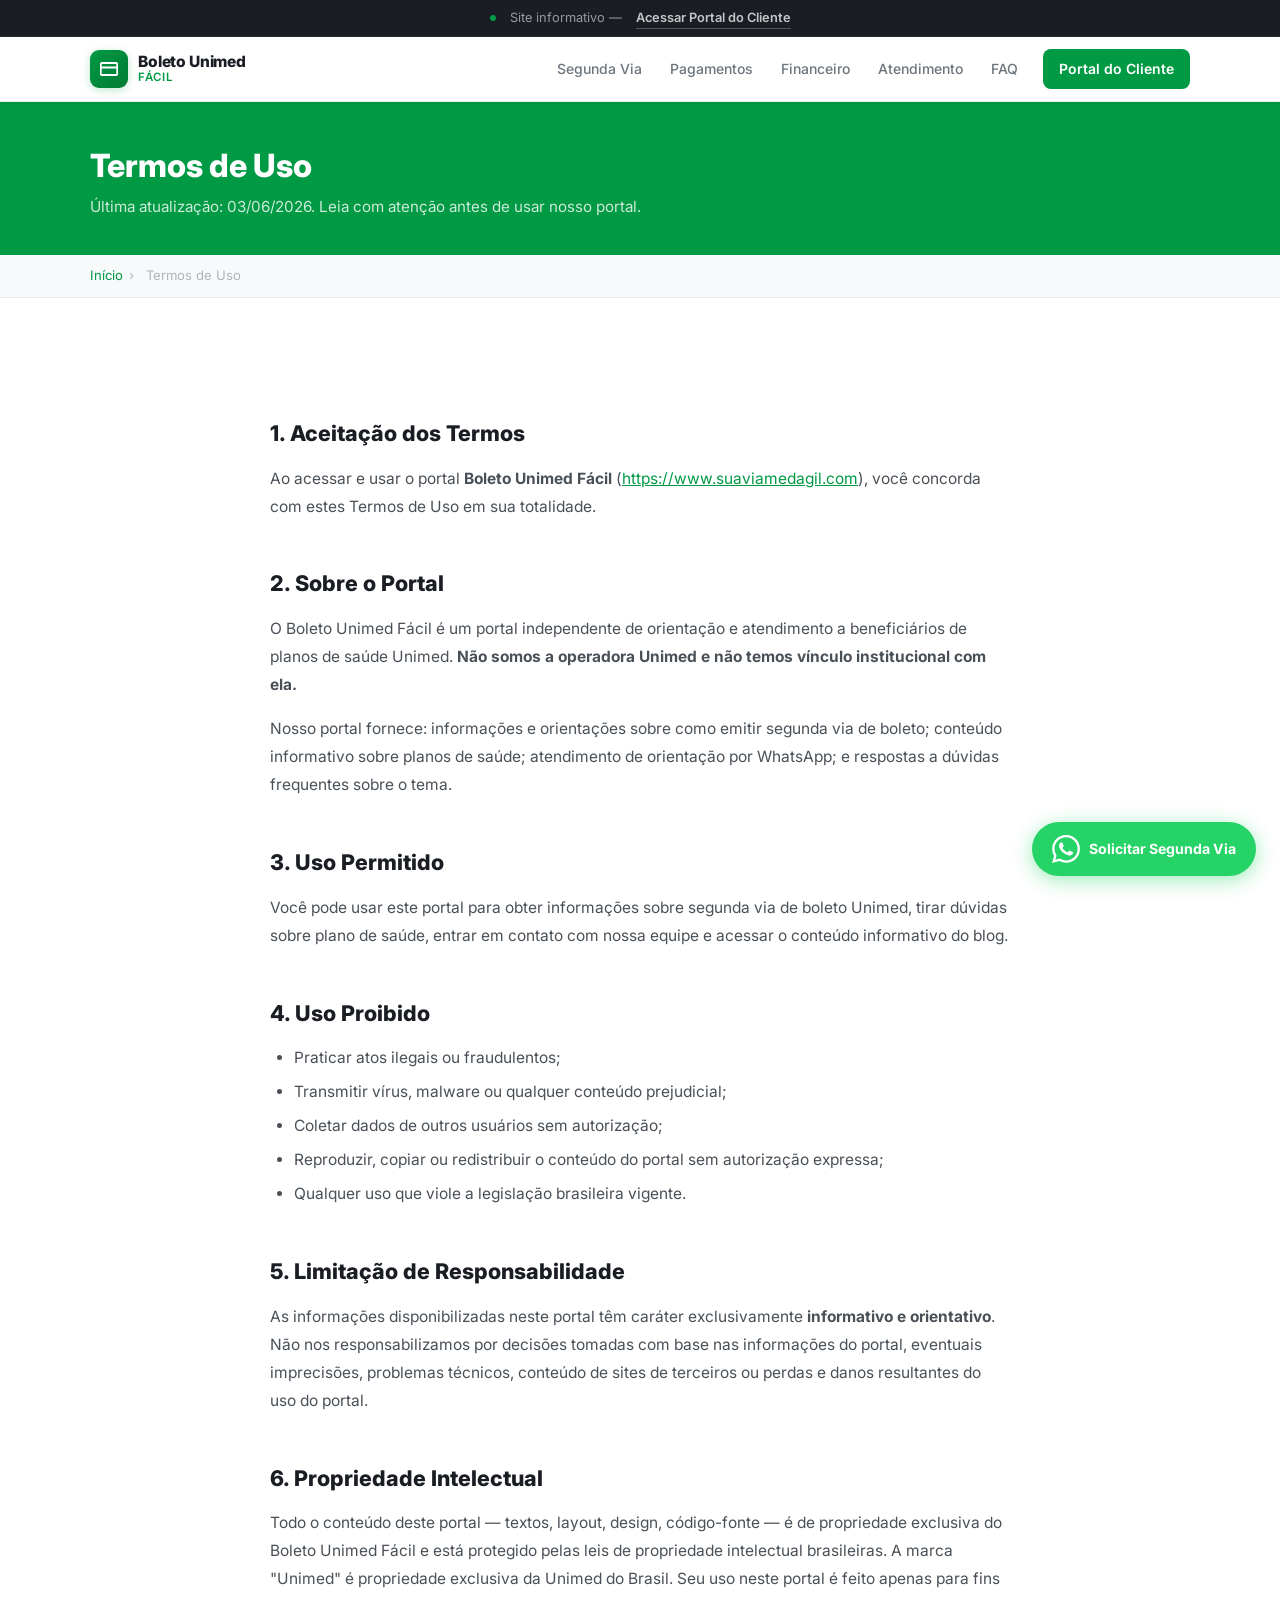
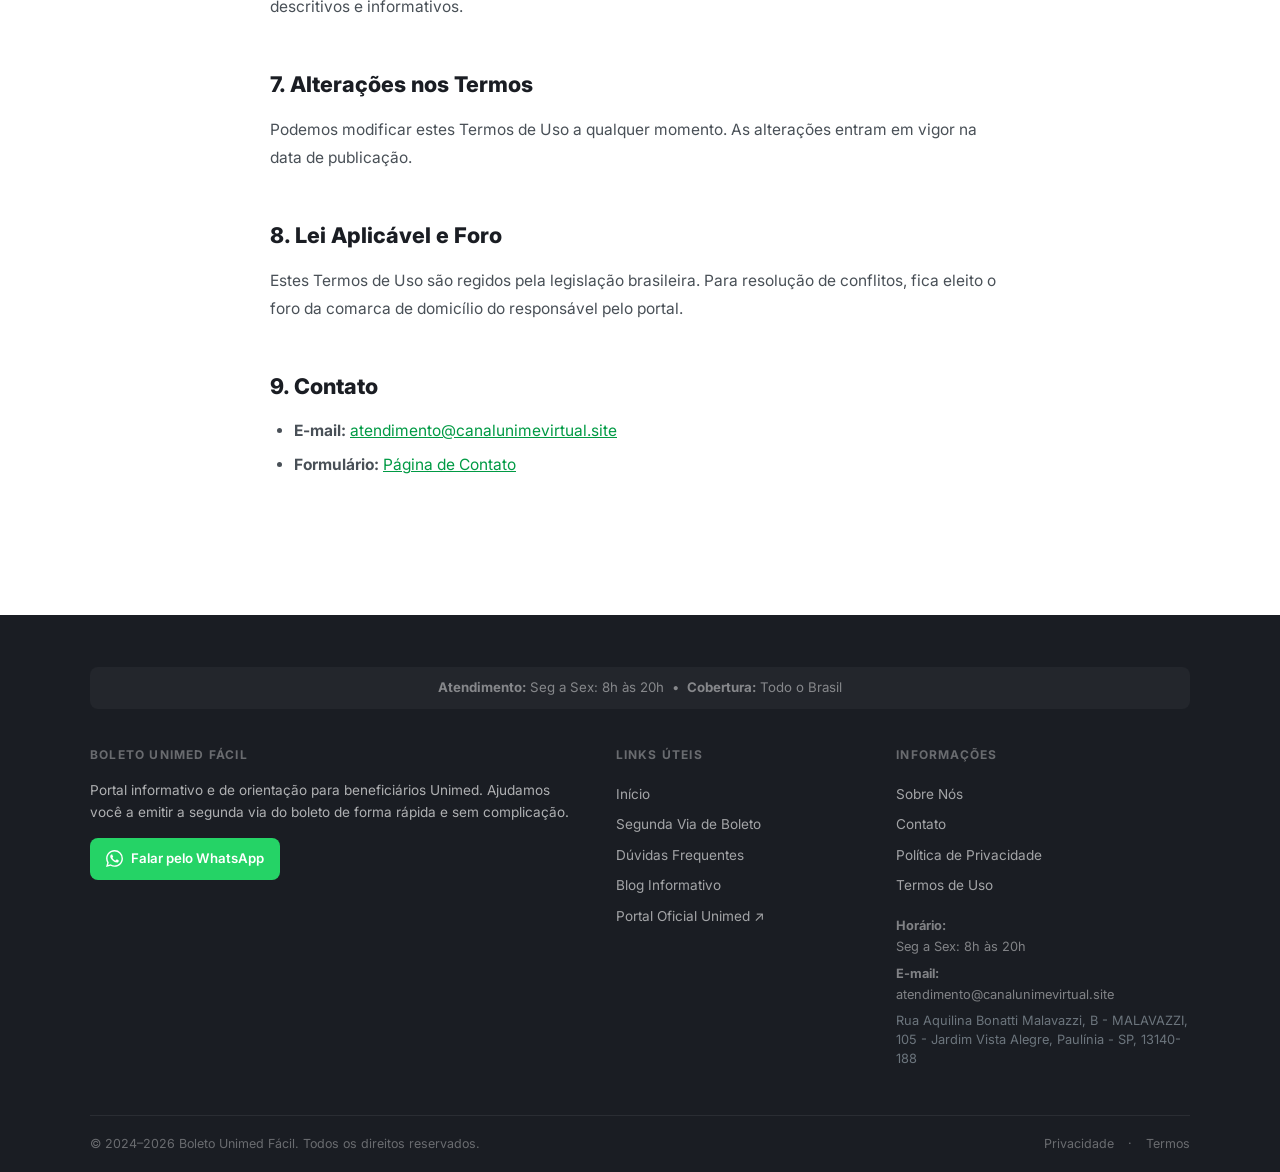
<file: termos-de-uso.html>
<!DOCTYPE html>
<html lang="pt-BR">

<!-- Mirrored from www.suaviamedagil.com/termos-de-uso.html by HTTrack Website Copier/3.x [XR&CO'2014], Wed, 17 Jun 2026 17:36:14 GMT -->
<head>
  <meta charset="UTF-8"><meta name="viewport" content="width=device-width, initial-scale=1.0">
  <title>Termos de Uso — Boleto Unimed Fácil | Boleto Unimed Fácil</title>
  <meta name="description" content="Termos de uso do Boleto Unimed Fácil. Leia as condições de uso do portal antes de utilizar nossos serviços.">
  <meta name="robots" content="index, follow, max-snippet:-1, max-image-preview:large, max-video-preview:-1">
  <meta name="author" content="Boleto Unimed Fácil">
  <link rel="canonical" href="termos-de-uso.html">
  <link rel="icon" type="image/x-icon" href="favicon.html">
  <meta property="og:type" content="article"><meta property="og:site_name" content="Boleto Unimed Fácil">
  <meta property="og:title" content="Termos de Uso — Boleto Unimed Fácil | Boleto Unimed Fácil"><meta property="og:description" content="Termos de uso do Boleto Unimed Fácil. Leia as condições de uso do portal antes de utilizar nossos serviços.">
  <meta property="og:url" content="termos-de-uso.html"><meta property="og:locale" content="pt_BR">
  <meta name="twitter:card" content="summary_large_image">
  <link rel="preconnect" href="https://fonts.googleapis.com/"><link rel="preconnect" href="https://fonts.gstatic.com/" crossorigin>
  <link href="https://fonts.googleapis.com/css2?family=Inter:wght@400;500;600;700;800&amp;display=swap" rel="stylesheet">
  <link rel="stylesheet" href="css/style.css">
  
</head>
<body>
<a class="skip-link" href="#main-content">Pular para o conteúdo</a>
<div class="info-notice-bar" role="note"><div class="container info-notice-inner"><span class="info-notice-dot"></span><span>Site informativo —</span><a href="index.html">Acessar Portal do Cliente</a></div></div>
<header class="site-header" role="banner"><div class="container header-inner">
  <a href="index.html" class="logo" aria-label="Boleto Unimed Fácil — Página inicial">
    <span class="logo-icon"><svg width="18" height="18" viewBox="0 0 24 24" fill="none" stroke="currentColor" stroke-width="2.5" stroke-linecap="round" stroke-linejoin="round" aria-hidden="true"><rect x="1" y="4" width="22" height="16" rx="2" ry="2"/><line x1="1" y1="10" x2="23" y2="10"/></svg></span>
    <span class="logo-wordmark"><strong>Boleto Unimed</strong><em>Fácil</em></span>
  </a>
  <nav class="main-nav" aria-label="Navegação principal"><a href="index.html#o-que-e" class="nav-link">Segunda Via</a><a href="index.html#pagamentos" class="nav-link">Pagamentos</a><a href="index.html#atendimento-zap" class="nav-link">Financeiro</a><a href="index.html#atendimento-zap" class="nav-link">Atendimento</a><a href="index.html#faq" class="nav-link">FAQ</a><a href="https://wa.me/5515981857111?text=Ol%C3%A1%21%20Preciso%20de%20ajuda%20com%20a%20segunda%20via%20do%20meu%20boleto%20Unimed." class="nav-link nav-portal">Portal do Cliente</a></nav>
  <button class="nav-toggle" id="nav-toggle" aria-label="Abrir menu" aria-expanded="false"><span class="ham-bar"></span><span class="ham-bar"></span><span class="ham-bar"></span></button>
</div></header>
<div class="mobile-overlay" id="mobile-overlay" role="dialog" aria-modal="true" aria-label="Menu de navegação">
  <div class="mobile-drawer" role="document">
    <div class="drawer-header"><span class="drawer-logo">Boleto Unimed Fácil</span><button class="drawer-close" id="drawer-close" aria-label="Fechar menu">&times;</button></div>
    <div class="drawer-links"><a href="index.html" class="drawer-link">Segunda Via</a><a href="index.html#pagamentos" class="drawer-link">Pagamentos</a><a href="index.html#atendimento-zap" class="drawer-link">Financeiro</a><a href="index.html#atendimento-zap" class="drawer-link">Atendimento</a><a href="index.html#faq" class="drawer-link">FAQ</a></div>
    <div class="drawer-footer"><a href="https://wa.me/5515981857111?text=Ol%C3%A1%21%20Preciso%20de%20ajuda%20com%20a%20segunda%20via%20do%20meu%20boleto%20Unimed." class="drawer-portal-btn" target="_blank" rel="noopener noreferrer">Emitir Segunda Via Agora</a></div>
  </div>
</div>
<main id="main-content">
<div class="page-hero"><div class="container"><h1>Termos de Uso</h1><p>Última atualização: 03/06/2026. Leia com atenção antes de usar nosso portal.</p></div></div>
<nav class="breadcrumb-nav" aria-label="Breadcrumb"><div class="container"><a href="index.html">Início</a><span>›</span><span aria-current="page">Termos de Uso</span></div></nav>
<section class="section"><div class="container"><div style="max-width:780px;margin:0 auto;" class="article-body">
  <h2>1. Aceitação dos Termos</h2><p>Ao acessar e usar o portal <strong>Boleto Unimed Fácil</strong> (<a href="index.html">https://www.suaviamedagil.com</a>), você concorda com estes Termos de Uso em sua totalidade.</p>
  <h2>2. Sobre o Portal</h2><p>O Boleto Unimed Fácil é um portal independente de orientação e atendimento a beneficiários de planos de saúde Unimed. <strong>Não somos a operadora Unimed e não temos vínculo institucional com ela.</strong></p><p>Nosso portal fornece: informações e orientações sobre como emitir segunda via de boleto; conteúdo informativo sobre planos de saúde; atendimento de orientação por WhatsApp; e respostas a dúvidas frequentes sobre o tema.</p>
  <h2>3. Uso Permitido</h2><p>Você pode usar este portal para obter informações sobre segunda via de boleto Unimed, tirar dúvidas sobre plano de saúde, entrar em contato com nossa equipe e acessar o conteúdo informativo do blog.</p>
  <h2>4. Uso Proibido</h2><ul><li>Praticar atos ilegais ou fraudulentos;</li><li>Transmitir vírus, malware ou qualquer conteúdo prejudicial;</li><li>Coletar dados de outros usuários sem autorização;</li><li>Reproduzir, copiar ou redistribuir o conteúdo do portal sem autorização expressa;</li><li>Qualquer uso que viole a legislação brasileira vigente.</li></ul>
  <h2>5. Limitação de Responsabilidade</h2><p>As informações disponibilizadas neste portal têm caráter exclusivamente <strong>informativo e orientativo</strong>. Não nos responsabilizamos por decisões tomadas com base nas informações do portal, eventuais imprecisões, problemas técnicos, conteúdo de sites de terceiros ou perdas e danos resultantes do uso do portal.</p>
  <h2>6. Propriedade Intelectual</h2><p>Todo o conteúdo deste portal — textos, layout, design, código-fonte — é de propriedade exclusiva do Boleto Unimed Fácil e está protegido pelas leis de propriedade intelectual brasileiras. A marca "Unimed" é propriedade exclusiva da Unimed do Brasil. Seu uso neste portal é feito apenas para fins descritivos e informativos.</p>
  <h2>7. Alterações nos Termos</h2><p>Podemos modificar estes Termos de Uso a qualquer momento. As alterações entram em vigor na data de publicação.</p>
  <h2>8. Lei Aplicável e Foro</h2><p>Estes Termos de Uso são regidos pela legislação brasileira. Para resolução de conflitos, fica eleito o foro da comarca de domicílio do responsável pelo portal.</p>
  <h2>9. Contato</h2><ul><li><strong>E-mail:</strong> <a href="mailto:atendimento@canalunimevirtual.site">atendimento@canalunimevirtual.site</a></li><li><strong>Formulário:</strong> <a href="contato.html">Página de Contato</a></li></ul>
</div></div></section>
</main>
<a href="https://wa.me/5515981857111?text=Ol%C3%A1%21%20Preciso%20de%20ajuda%20com%20a%20segunda%20via%20do%20meu%20boleto%20Unimed." class="whatsapp-float" target="_blank" rel="noopener noreferrer" aria-label="Solicitar segunda via pelo WhatsApp"><svg width="28" height="28" fill="currentColor" viewBox="0 0 24 24" aria-hidden="true"><path d="M17.472 14.382c-.297-.149-1.758-.867-2.03-.967-.273-.099-.471-.148-.67.15-.197.297-.767.966-.94 1.164-.173.199-.347.223-.644.075-.297-.15-1.255-.463-2.39-1.475-.883-.788-1.48-1.761-1.653-2.059-.173-.297-.018-.458.13-.606.134-.133.298-.347.446-.52.149-.174.198-.298.298-.497.099-.198.05-.371-.025-.52-.075-.149-.669-1.612-.916-2.207-.242-.579-.487-.5-.669-.51-.173-.008-.371-.01-.57-.01-.198 0-.52.074-.792.372-.272.297-1.04 1.016-1.04 2.479 0 1.462 1.065 2.875 1.213 3.074.149.198 2.096 3.2 5.077 4.487.709.306 1.262.489 1.694.625.712.227 1.36.195 1.871.118.571-.085 1.758-.719 2.006-1.413.248-.694.248-1.289.173-1.413-.074-.124-.272-.198-.57-.347m-5.421 7.403h-.004a9.87 9.87 0 01-5.031-1.378l-.361-.214-3.741.982.998-3.648-.235-.374a9.86 9.86 0 01-1.51-5.26c.001-5.45 4.436-9.884 9.888-9.884 2.64 0 5.122 1.03 6.988 2.898a9.825 9.825 0 012.893 6.994c-.003 5.45-4.437 9.884-9.885 9.884m8.413-18.297A11.815 11.815 0 0012.05 0C5.495 0 .16 5.335.157 11.892c0 2.096.547 4.142 1.588 5.945L.057 24l6.305-1.654a11.882 11.882 0 005.683 1.448h.005c6.554 0 11.89-5.335 11.893-11.893a11.821 11.821 0 00-3.48-8.413z"/></svg><span>Solicitar Segunda Via</span></a>
<footer class="site-footer"><div class="container">
  <div class="footer-hours-bar"><strong>Atendimento:</strong> Seg a Sex: 8h às 20h &nbsp;&bull;&nbsp; <strong>Cobertura:</strong> Todo o Brasil</div>
  <div class="footer-grid">
    <div class="footer-col"><h3>Boleto Unimed Fácil</h3><p>Portal informativo e de orientação para beneficiários Unimed. Ajudamos você a emitir a segunda via do boleto de forma rápida e sem complicação.</p><a href="https://wa.me/5515981857111?text=Ol%C3%A1%21%20Preciso%20de%20ajuda%20com%20a%20segunda%20via%20do%20meu%20boleto%20Unimed." class="btn-whatsapp-footer" target="_blank" rel="noopener noreferrer"><svg width="17" height="17" fill="currentColor" viewBox="0 0 24 24" aria-hidden="true"><path d="M17.472 14.382c-.297-.149-1.758-.867-2.03-.967-.273-.099-.471-.148-.67.15-.197.297-.767.966-.94 1.164-.173.199-.347.223-.644.075-.297-.15-1.255-.463-2.39-1.475-.883-.788-1.48-1.761-1.653-2.059-.173-.297-.018-.458.13-.606.134-.133.298-.347.446-.52.149-.174.198-.298.298-.497.099-.198.05-.371-.025-.52-.075-.149-.669-1.612-.916-2.207-.242-.579-.487-.5-.669-.51-.173-.008-.371-.01-.57-.01-.198 0-.52.074-.792.372-.272.297-1.04 1.016-1.04 2.479 0 1.462 1.065 2.875 1.213 3.074.149.198 2.096 3.2 5.077 4.487.709.306 1.262.489 1.694.625.712.227 1.36.195 1.871.118.571-.085 1.758-.719 2.006-1.413.248-.694.248-1.289.173-1.413-.074-.124-.272-.198-.57-.347m-5.421 7.403h-.004a9.87 9.87 0 01-5.031-1.378l-.361-.214-3.741.982.998-3.648-.235-.374a9.86 9.86 0 01-1.51-5.26c.001-5.45 4.436-9.884 9.888-9.884 2.64 0 5.122 1.03 6.988 2.898a9.825 9.825 0 012.893 6.994c-.003 5.45-4.437 9.884-9.885 9.884m8.413-18.297A11.815 11.815 0 0012.05 0C5.495 0 .16 5.335.157 11.892c0 2.096.547 4.142 1.588 5.945L.057 24l6.305-1.654a11.882 11.882 0 005.683 1.448h.005c6.554 0 11.89-5.335 11.893-11.893a11.821 11.821 0 00-3.48-8.413z"/></svg> Falar pelo WhatsApp</a></div>
    <div class="footer-col"><h3>Links Úteis</h3><ul class="footer-links"><li><a href="index.html">Início</a></li><li><a href="segunda-via.html">Segunda Via de Boleto</a></li><li><a href="faq.html">Dúvidas Frequentes</a></li><li><a href="blog/index.html">Blog Informativo</a></li><li><a href="https://wa.me/5515981857111?text=Ol%C3%A1%21%20Preciso%20de%20ajuda%20com%20a%20segunda%20via%20do%20meu%20boleto%20Unimed." target="_blank" rel="noopener noreferrer">Portal Oficial Unimed &#8599;</a></li></ul></div>
    <div class="footer-col"><h3>Informações</h3><ul class="footer-links"><li><a href="sobre.html">Sobre Nós</a></li><li><a href="contato.html">Contato</a></li><li><a href="politica-de-privacidade.html">Política de Privacidade</a></li><li><a href="termos-de-uso.html">Termos de Uso</a></li></ul><div class="footer-contact-block"><p><strong>Horário:</strong><br>Seg a Sex: 8h às 20h</p><p><strong>E-mail:</strong><br><a href="mailto:atendimento@canalunimevirtual.site" style="color:inherit;">atendimento@canalunimevirtual.site</a></p><p style="font-size:.8rem;color:var(--gray-600);margin-top:6px;line-height:1.5;">Rua Aquilina Bonatti Malavazzi, B - MALAVAZZI, 105 - Jardim Vista Alegre, Paulínia - SP, 13140-188</p></div></div>
  </div>
  <div class="footer-bottom"><p>&copy; 2024&ndash;2026 Boleto Unimed Fácil. Todos os direitos reservados.</p><p class="footer-bottom-links"><a href="politica-de-privacidade.html">Privacidade</a> &middot; <a href="termos-de-uso.html">Termos</a></p></div>
</div></footer>
<script src="js/main.js"></script>
</body>
<!-- Mirrored from www.suaviamedagil.com/termos-de-uso.html by HTTrack Website Copier/3.x [XR&CO'2014], Wed, 17 Jun 2026 17:36:14 GMT -->
</html>
</file>
<file: css/style.css>
/* ============================================================
   BOLETO UNIMED FÁCIL — CSS v6 (Clean, sem duplicatas)
   ============================================================ */

/* ── RESET ── */
*, *::before, *::after { box-sizing: border-box; margin: 0; padding: 0; }
:root {
  --green:      #009a44;
  --green-dk:   #007a35;
  --blue:       #009a44;
  --blue-dk:    #007a35;
  --blue-lt:    #e6f5ec;
  --gray-50:    #f8f9fa;
  --gray-100:   #f1f3f5;
  --gray-200:   #e9ecef;
  --gray-500:   #adb5bd;
  --gray-600:   #6c757d;
  --gray-700:   #495057;
  --gray-900:   #1a1d23;
  --white:      #ffffff;
  --radius:     8px;
  --radius-lg:  12px;
  --shadow-sm:  0 1px 3px rgba(0,0,0,.08);
  --shadow:     0 4px 12px rgba(0,0,0,.10);
  --shadow-md:  0 8px 24px rgba(0,0,0,.13);
  --t:          .2s ease;
}
html { scroll-behavior: smooth; font-size: 16px; }
body { font-family: 'Inter', -apple-system, BlinkMacSystemFont, 'Segoe UI', sans-serif;
       font-size: 1rem; line-height: 1.65; color: var(--gray-900); background: var(--white); -webkit-font-smoothing: antialiased; }
img { max-width: 100%; height: auto; display: block; }
a { color: var(--blue); text-decoration: none; transition: color var(--t); }
a:hover { color: var(--blue-dk); }
ul { list-style: none; }

/* ── CONTAINER ── */
.container { max-width: 1140px; margin: 0 auto; padding: 0 20px; }

/* ── SKIP LINK ── */
.skip-link { position: absolute; top: -999px; left: 16px; background: var(--blue); color: #fff; padding: 8px 16px; border-radius: 0 0 var(--radius) var(--radius); z-index: 9999; }
.skip-link:focus { top: 0; }

/* ══════════════════════════════════════════
   INFO BAR (páginas internas)
   ══════════════════════════════════════════ */
.info-notice-bar {
  background: var(--gray-900);
  border-bottom: 1px solid rgba(255,255,255,.06);
  padding: 0;
}
.info-notice-inner {
  display: flex; align-items: center; justify-content: center;
  gap: 14px; height: 36px;
  font-size: .8rem; color: rgba(255,255,255,.55);
}
.info-notice-dot { display:inline-block; width:6px; height:6px; border-radius:50%; background:var(--green); flex-shrink:0; }
.info-notice-inner a {
  color: rgba(255,255,255,.75); font-weight:600; font-size:.8rem;
  border-bottom: 1px solid rgba(255,255,255,.25);
  transition: color var(--t);
}
.info-notice-inner a:hover { color:#fff; border-color:#fff; }

/* ══════════════════════════════════════════
   HEADER
   ══════════════════════════════════════════ */
.site-header {
  background: var(--white);
  border-bottom: 1px solid var(--gray-200);
  position: sticky; top: 0; z-index: 200;
  box-shadow: 0 1px 4px rgba(0,0,0,.06);
}
.header-inner {
  display: flex; align-items: center; justify-content: space-between;
  height: 64px; gap: 16px;
}

/* Logo */
.logo { display:flex; align-items:center; gap:10px; text-decoration:none; color:var(--gray-900); flex-shrink:0; }
.logo:hover { color:var(--gray-900); }
.logo-icon {
  width:38px; height:38px;
  background: linear-gradient(135deg, #009a44, #007a35);
  border-radius:9px;
  display:flex; align-items:center; justify-content:center;
  color:#fff; flex-shrink:0;
  box-shadow: 0 2px 8px rgba(0,154,68,.25);
}
.logo-wordmark { display:flex; flex-direction:column; line-height:1.15; }
.logo-wordmark strong { font-size:.97rem; font-weight:800; color:var(--gray-900); letter-spacing:-.01em; display:block; }
.logo-wordmark em { font-style:normal; color:var(--green); font-size:.72rem; font-weight:600; letter-spacing:.06em; text-transform:uppercase; }

/* Desktop nav */
.main-nav { display:flex; align-items:center; gap:2px; margin-left:auto; }
.nav-link {
  font-size:.875rem; font-weight:500; color:var(--gray-600);
  padding:8px 13px; border-radius:var(--radius);
  text-decoration:none; white-space:nowrap;
  transition: background var(--t), color var(--t);
}
.nav-link:hover { background:var(--gray-100); color:var(--gray-900); }
.nav-link.active { color:var(--blue); background:var(--blue-lt); font-weight:600; }
.nav-portal {
  display:inline-flex; align-items:center; gap:6px;
  background:var(--blue); color:#fff !important;
  padding:8px 16px; border-radius:var(--radius);
  font-weight:600; margin-left:10px;
  transition: background var(--t) !important;
}
.nav-portal:hover { background:var(--blue-dk) !important; color:#fff !important; }

/* Hamburger */
.nav-toggle {
  display:none; flex-direction:column; justify-content:center; align-items:center;
  gap:5px; width:40px; height:40px;
  background:none; border:none; cursor:pointer; border-radius:var(--radius);
  padding:8px; margin-left:8px; transition:background var(--t);
}
.nav-toggle:hover { background:var(--gray-100); }
.ham-bar { display:block; width:22px; height:2px; background:var(--gray-700); border-radius:2px; transition:all .25s; }

/* ══════════════════════════════════════════
   MOBILE DRAWER MENU
   ══════════════════════════════════════════ */
.mobile-overlay {
  position:fixed; inset:0; background:rgba(0,0,0,.5);
  z-index:500; visibility:hidden; opacity:0;
  transition: opacity .25s ease, visibility .25s ease;
}
.mobile-overlay.is-open { visibility:visible; opacity:1; }

.mobile-drawer {
  position:absolute; top:0; right:0; bottom:0;
  width:280px; max-width:85vw;
  background:var(--white);
  display:flex; flex-direction:column;
  box-shadow: -6px 0 32px rgba(0,0,0,.15);
  transform:translateX(100%);
  transition: transform .28s cubic-bezier(.4,0,.2,1);
}
.mobile-overlay.is-open .mobile-drawer { transform:translateX(0); }

.drawer-header {
  display:flex; align-items:center; justify-content:space-between;
  padding:16px 20px; border-bottom:1px solid var(--gray-200);
  flex-shrink:0;
}
.drawer-logo { font-weight:700; font-size:.9rem; color:var(--gray-700); }
.drawer-close {
  width:32px; height:32px; display:flex; align-items:center; justify-content:center;
  background:none; border:none; cursor:pointer; border-radius:var(--radius);
  color:var(--gray-600); font-size:1.4rem; line-height:1;
  transition:background var(--t);
}
.drawer-close:hover { background:var(--gray-100); }

.drawer-links { flex:1; overflow-y:auto; padding:12px; }
.drawer-link {
  display:flex; align-items:center; gap:12px;
  padding:12px 14px; border-radius:var(--radius);
  font-size:.93rem; font-weight:500; color:var(--gray-700);
  text-decoration:none; margin-bottom:2px;
  transition:background var(--t), color var(--t);
}
.drawer-link:hover { background:var(--gray-100); color:var(--gray-900); }
.drawer-link.active { background:var(--blue-lt); color:var(--blue); font-weight:600; }
.drawer-link-icon { font-size:1.05rem; width:24px; text-align:center; flex-shrink:0; }

.drawer-footer { padding:16px; border-top:1px solid var(--gray-200); flex-shrink:0; }
.drawer-portal-btn {
  display:flex; align-items:center; justify-content:center; gap:8px;
  width:100%; padding:13px;
  background:var(--blue); color:#fff;
  border-radius:var(--radius); font-weight:700; font-size:.9rem;
  text-decoration:none; transition:background var(--t);
}
.drawer-portal-btn:hover { background:var(--blue-dk); color:#fff; }

/* ══════════════════════════════════════════
   BUTTONS
   ══════════════════════════════════════════ */
.btn {
  display:inline-flex; align-items:center; gap:8px;
  font-size:.93rem; font-weight:600;
  padding:12px 22px; border-radius:var(--radius);
  border:2px solid transparent;
  cursor:pointer; text-decoration:none; white-space:nowrap;
  transition:all var(--t);
}
.btn-portal { background:var(--white); color:var(--blue-dk); border-color:var(--white); }
.btn-portal:hover { background:#e6f5ec; color:var(--blue-dk); }
.btn-portal-blue { background:var(--blue); color:#fff; border-color:var(--blue); }
.btn-portal-blue:hover { background:var(--blue-dk); color:#fff; border-color:var(--blue-dk); }
.btn-outline-blue { background:transparent; color:var(--blue); border-color:var(--blue); }
.btn-outline-blue:hover { background:var(--blue-lt); }
.btn-outline-white { background:transparent; color:#fff; border-color:rgba(255,255,255,.55); }
.btn-outline-white:hover { background:rgba(255,255,255,.1); border-color:#fff; color:#fff; }
.btn-lg { padding:14px 28px; font-size:1rem; }
/* Legacy WA button style kept for floating only */
.btn-whatsapp { background:#25d366; color:#fff; border-color:#25d366; }
.btn-whatsapp:hover { background:#1ebe5a; border-color:#1ebe5a; color:#fff; }

/* ══════════════════════════════════════════
   HERO
   ══════════════════════════════════════════ */
.hero {
  background:linear-gradient(135deg, #007a35 0%, #009a44 50%, #0070e0 100%);
  color:#fff; padding:72px 0 64px;
}
.hero-inner { display:grid; grid-template-columns:1fr 320px; gap:48px; align-items:center; }
.hero-eyebrow {
  display:inline-block; background:rgba(255,255,255,.15);
  border:1px solid rgba(255,255,255,.25); color:#fff;
  font-size:.75rem; font-weight:700; letter-spacing:.08em; text-transform:uppercase;
  padding:4px 12px; border-radius:20px; margin-bottom:18px;
}
.hero h1 { font-size:clamp(1.7rem, 4vw, 2.6rem); font-weight:800; line-height:1.2; margin-bottom:14px; }
.hero h1 em { font-style:normal; color:#7dcf9f; }
.hero-desc { font-size:1.02rem; color:rgba(255,255,255,.85); margin-bottom:28px; max-width:520px; }
.hero-cta-group { display:flex; gap:12px; flex-wrap:wrap; }

/* Hero card */
.hero-card {
  background:#fff; border-radius:var(--radius-lg);
  padding:22px; box-shadow:var(--shadow-md); color:var(--gray-900);
}
.hero-card-title { font-size:.74rem; font-weight:700; text-transform:uppercase; letter-spacing:.08em; color:var(--gray-600); margin-bottom:14px; }
.hero-card-links { display:flex; flex-direction:column; gap:3px; margin-bottom:18px; }
.hero-card-link {
  display:flex; align-items:center; gap:10px;
  padding:10px 10px; border-radius:var(--radius);
  color:var(--gray-700); font-size:.875rem; font-weight:500;
  text-decoration:none; transition:background var(--t);
}
.hero-card-link:hover { background:var(--gray-100); color:var(--gray-900); }
.hcl-icon {
  width:30px; height:30px; background:var(--blue-lt);
  border-radius:6px; display:flex; align-items:center; justify-content:center;
  font-size:.95rem; flex-shrink:0;
}
.hero-card-sep { border:none; border-top:1px solid var(--gray-200); margin:12px 0; }
.hero-card-cta {
  display:flex; align-items:center; justify-content:center; gap:8px;
  width:100%; padding:12px; background:var(--blue); color:#fff;
  border-radius:var(--radius); font-weight:700; font-size:.88rem;
  text-decoration:none; transition:background var(--t);
}
.hero-card-cta:hover { background:var(--blue-dk); color:#fff; }

/* ══════════════════════════════════════════
   FEATURES BAND
   ══════════════════════════════════════════ */
.features-band { background:var(--gray-50); border-top:1px solid var(--gray-200); border-bottom:1px solid var(--gray-200); padding:48px 0; }
.features-grid { display:grid; grid-template-columns:repeat(4,1fr); gap:18px; }
.feature-card {
  background:var(--white); border:1px solid var(--gray-200);
  border-radius:var(--radius-lg); padding:22px;
  text-decoration:none; color:inherit; display:block;
  transition:box-shadow var(--t), border-color var(--t);
}
.feature-card:hover { box-shadow:var(--shadow); border-color:var(--blue); color:inherit; }
.feature-icon { width:48px; height:48px; background:var(--blue-lt); border-radius:10px; display:flex; align-items:center; justify-content:center; margin-bottom:14px; color:var(--blue); }
.feature-card h3 { font-size:.93rem; font-weight:700; margin-bottom:7px; }
.feature-card p { font-size:.83rem; color:var(--gray-600); line-height:1.55; margin-bottom:10px; }
.fc-link { font-size:.82rem; font-weight:600; color:var(--blue); }

/* ══════════════════════════════════════════
   SECTION
   ══════════════════════════════════════════ */
.section { padding:64px 0; }
.section-alt { background:var(--gray-50); }
.section-header { text-align:center; margin-bottom:44px; }
.section-eyebrow {
  display:inline-block; font-size:.74rem; font-weight:700; letter-spacing:.1em;
  text-transform:uppercase; color:var(--blue); background:var(--blue-lt);
  padding:4px 12px; border-radius:20px; margin-bottom:10px;
}
.section-title { font-size:clamp(1.35rem,3vw,1.9rem); font-weight:800; margin-bottom:10px; }
.section-subtitle { font-size:.95rem; color:var(--gray-600); max-width:560px; margin:0 auto; }

/* Services */
.services-grid { display:grid; grid-template-columns:repeat(4,1fr); gap:18px; }
.service-card { background:var(--white); border:1px solid var(--gray-200); border-radius:var(--radius-lg); padding:24px 20px; text-align:center; display:block; }
a.service-card { color:inherit; text-decoration:none; transition:box-shadow var(--t),transform var(--t); }
a.service-card:hover { box-shadow:var(--shadow-md); transform:translateY(-3px); border-color:var(--blue); }
.service-icon { width:52px; height:52px; background:var(--blue-lt); border-radius:12px; display:flex; align-items:center; justify-content:center; margin:0 auto 16px; color:var(--blue); }
.service-card h3 { font-size:.9rem; font-weight:700; margin-bottom:7px; }
.service-card p { font-size:.83rem; color:var(--gray-600); line-height:1.55; }

/* Portal section */
.portal-section { background:var(--blue); color:#fff; padding:60px 0; }
.portal-inner { display:grid; grid-template-columns:1fr 1fr; gap:48px; align-items:center; }
.portal-content h2 { font-size:clamp(1.3rem,3vw,1.9rem); font-weight:800; margin-bottom:12px; }
.portal-content p { color:rgba(255,255,255,.85); margin-bottom:22px; font-size:.95rem; }
.portal-list { display:flex; flex-direction:column; gap:9px; margin-bottom:26px; }
.portal-list li { display:flex; align-items:flex-start; gap:10px; font-size:.9rem; }
.portal-list li::before { content:'✓'; color:#7dcf9f; font-weight:700; flex-shrink:0; }
.portal-box { background:rgba(255,255,255,.1); border:1px solid rgba(255,255,255,.18); border-radius:var(--radius-lg); padding:28px; }
.portal-box-title { font-size:.74rem; font-weight:700; text-transform:uppercase; letter-spacing:.08em; color:rgba(255,255,255,.55); margin-bottom:18px; }
.portal-quick-links { display:flex; flex-direction:column; gap:8px; margin-bottom:20px; }
.portal-quick-link {
  display:flex; align-items:center; gap:10px;
  background:rgba(255,255,255,.1); border:1px solid rgba(255,255,255,.15);
  border-radius:var(--radius); padding:10px 14px;
  color:#fff; font-size:.86rem; font-weight:500;
  text-decoration:none; transition:background var(--t);
}
.portal-quick-link:hover { background:rgba(255,255,255,.2); color:#fff; }

/* Content layout (SEO pages) */
.content-section { padding:64px 0; }
.content-layout { display:grid; grid-template-columns:2fr 1fr; gap:52px; align-items:start; }
.content-body h2 { font-size:1.35rem; font-weight:800; margin:52px 0 14px; color:var(--gray-900); padding-top:40px; border-top:1px solid var(--gray-200); }
.content-body h2:first-child { margin-top:0; padding-top:0; border-top:none; }
.content-body h3 { font-size:1.05rem; font-weight:700; margin:20px 0 8px; }
.content-body p { font-size:.94rem; color:var(--gray-700); line-height:1.75; margin-bottom:14px; }
.content-body ul { margin-bottom:14px; }
.content-body ul li { font-size:.94rem; color:var(--gray-700); padding:3px 0 3px 18px; position:relative; }
.content-body ul li::before { content:'→'; position:absolute; left:0; color:var(--blue); font-size:.8rem; }

/* Steps */
.steps-list { display:flex; flex-direction:column; gap:18px; margin:20px 0; }
.step-item { display:flex; gap:14px; align-items:flex-start; }
.step-num { width:34px; height:34px; min-width:34px; background:var(--blue); color:#fff; border-radius:50%; display:flex; align-items:center; justify-content:center; font-weight:700; font-size:.87rem; }
.step-body h3 { font-size:.93rem; font-weight:700; margin-bottom:3px; }
.step-body p { font-size:.86rem; color:var(--gray-600); margin:0; }

/* Tip box */
.tip-box { background:#fff8e1; border:1px solid #ffe082; border-left:4px solid #f59e0b; border-radius:var(--radius); padding:14px 16px; font-size:.87rem; color:#78350f; margin:18px 0; line-height:1.6; }

/* Payment table */
.payment-table { width:100%; border-collapse:collapse; font-size:.87rem; margin:14px 0; }
.payment-table th { background:var(--gray-100); padding:10px 14px; text-align:left; font-weight:700; font-size:.78rem; text-transform:uppercase; letter-spacing:.05em; color:var(--gray-600); border-bottom:2px solid var(--gray-200); }
.payment-table td { padding:10px 14px; border-bottom:1px solid var(--gray-200); color:var(--gray-700); }
.payment-table tr:last-child td { border-bottom:none; }
.payment-table tr:hover td { background:var(--gray-50); }

/* Sidebar */
.content-sidebar { position:sticky; top:80px; }
.sidebar-box { background:var(--gray-50); border:1px solid var(--gray-200); border-radius:var(--radius-lg); padding:22px; margin-bottom:18px; }
.sidebar-box h3 { font-size:.78rem; font-weight:700; text-transform:uppercase; letter-spacing:.07em; color:var(--gray-600); margin-bottom:12px; }
.sidebar-links { display:flex; flex-direction:column; gap:6px; }
.sidebar-links a { display:flex; align-items:center; gap:8px; font-size:.86rem; color:var(--gray-700); padding:8px 10px; border-radius:var(--radius); transition:background var(--t); text-decoration:none; }
.sidebar-links a:hover { background:var(--gray-200); color:var(--gray-900); }
.sidebar-cta { background:var(--blue); border-radius:var(--radius-lg); padding:22px; text-align:center; }
.sidebar-cta p { color:rgba(255,255,255,.8); font-size:.84rem; margin-bottom:12px; }
.sidebar-cta .btn { width:100%; justify-content:center; font-size:.86rem; }

/* FAQ grid */
.faq-grid { display:grid; grid-template-columns:1fr 1fr; gap:14px; }
.faq-item { background:var(--white); border:1px solid var(--gray-200); border-radius:var(--radius-lg); padding:18px 20px; }
.faq-item h3 { font-size:.9rem; font-weight:700; margin-bottom:7px; }
.faq-item p { font-size:.84rem; color:var(--gray-600); line-height:1.6; margin:0; }

/* FAQ accordion (segunda-via, faq.php) */
.faq-list { display:flex; flex-direction:column; gap:10px; max-width:820px; margin:0 auto; }
.faq-question {
  width:100%; display:flex; justify-content:space-between; align-items:center; gap:12px;
  background:var(--white); border:1px solid var(--gray-200);
  border-radius:var(--radius-lg); padding:16px 20px;
  font-size:.93rem; font-weight:600; color:var(--gray-900);
  cursor:pointer; text-align:left; transition:background var(--t), border-color var(--t);
}
.faq-question:hover { background:var(--gray-50); border-color:var(--blue); }
.faq-question[aria-expanded="true"] { border-color:var(--blue); background:var(--blue-lt); }
.faq-icon { font-size:1.1rem; color:var(--blue); flex-shrink:0; transition:transform .2s; }
.faq-question[aria-expanded="true"] .faq-icon { transform:rotate(45deg); }
.faq-chevron { transition:transform .25s ease; flex-shrink:0; }
.faq-question[aria-expanded="true"] .faq-chevron { transform:rotate(180deg); }
.faq-answer { display:none; padding:0 20px 16px; font-size:.9rem; color:var(--gray-700); line-height:1.7; border:1px solid var(--blue); border-top:none; border-radius:0 0 var(--radius-lg) var(--radius-lg); background:var(--blue-lt); }
.faq-answer p { margin:0; padding-top:12px; }
.faq-item-acc { border-radius:var(--radius-lg); overflow:hidden; }

/* Table */
.table-wrap { overflow-x:auto; }
table { width:100%; border-collapse:collapse; font-size:.88rem; }
table th { background:var(--gray-100); padding:10px 14px; text-align:left; font-weight:700; font-size:.8rem; text-transform:uppercase; color:var(--gray-600); border-bottom:2px solid var(--gray-200); }
table td { padding:10px 14px; border-bottom:1px solid var(--gray-200); }
table tr:hover td { background:var(--gray-50); }

/* Page hero (inner pages) */
.page-hero { background:var(--blue); color:#fff; padding:44px 0 36px; }
.page-hero h1 { font-size:clamp(1.4rem,4vw,2rem); font-weight:800; line-height:1.25; margin-bottom:8px; }
.page-hero p { color:rgba(255,255,255,.8); font-size:.95rem; max-width:640px; }
.breadcrumb-nav { background:var(--gray-50); border-bottom:1px solid var(--gray-200); padding:10px 0; font-size:.82rem; }
.breadcrumb-nav a { color:var(--blue); }
.breadcrumb-nav span { color:var(--gray-500); margin:0 6px; }

/* Cards grid (inner pages) */
.cards-grid { display:grid; grid-template-columns:repeat(2,1fr); gap:18px; }
.card { background:var(--white); border:1px solid var(--gray-200); border-radius:var(--radius-lg); padding:24px; }
.card-icon { width:48px; height:48px; background:var(--blue-lt); border-radius:10px; display:flex; align-items:center; justify-content:center; font-size:1.4rem; margin-bottom:14px; }
.card h3 { font-size:.93rem; font-weight:700; margin-bottom:7px; }
.card p { font-size:.86rem; color:var(--gray-600); line-height:1.6; }

/* CTA band (inner pages) */
.cta-band { background:var(--blue-dk); color:#fff; padding:52px 0; text-align:center; }
.cta-band h2 { font-size:1.55rem; font-weight:800; margin-bottom:8px; }
.cta-band p { color:rgba(255,255,255,.8); margin-bottom:22px; font-size:.95rem; }
.cta-band .btn { margin:0 6px; }
.cta-band-btns { display:flex; gap:12px; justify-content:center; flex-wrap:wrap; }

/* Info box */
.info-box { background:var(--blue-lt); border-left:4px solid var(--blue); padding:18px 22px; border-radius:0 var(--radius) var(--radius) 0; font-size:.9rem; color:var(--gray-700); }

/* ══════════════════════════════════════════
   FLOATING WHATSAPP
   ══════════════════════════════════════════ */
.whatsapp-float {
  position:fixed; bottom:24px; right:24px;
  background:#25d366; color:#fff;
  display:flex; align-items:center; gap:9px;
  padding:13px 20px; border-radius:50px;
  box-shadow:0 4px 20px rgba(37,211,102,.45);
  z-index:400; text-decoration:none;
  font-weight:700; font-size:.88rem;
  transition:transform var(--t), box-shadow var(--t);
}
.whatsapp-float:hover { transform:translateY(-2px); box-shadow:0 8px 28px rgba(37,211,102,.55); color:#fff; }

/* ══════════════════════════════════════════
   FOOTER
   ══════════════════════════════════════════ */
.site-footer { background:var(--gray-900); color:rgba(255,255,255,.65); padding:52px 0 0; }
.footer-hours-bar { text-align:center; font-size:.83rem; color:rgba(255,255,255,.45); padding:10px 16px; background:rgba(255,255,255,.04); border-radius:var(--radius); margin-bottom:36px; }
.footer-grid { display:grid; grid-template-columns:2fr 1fr 1.2fr; gap:36px; padding-bottom:40px; }
.footer-col h3 { font-size:.75rem; font-weight:700; text-transform:uppercase; letter-spacing:.1em; color:rgba(255,255,255,.35); margin-bottom:14px; }
.footer-col > p { font-size:.85rem; line-height:1.65; }
.footer-links li a { font-size:.85rem; color:rgba(255,255,255,.6); display:block; padding:4px 0; transition:color var(--t); text-decoration:none; }
.footer-links li a:hover { color:#fff; }
.footer-contact-block { margin-top:14px; }
.footer-contact-block p { font-size:.8rem; color:rgba(255,255,255,.45); margin-bottom:6px; }
.footer-disclaimer { font-size:.78rem; line-height:1.65; color:rgba(255,255,255,.35); }
.footer-bottom { border-top:1px solid rgba(255,255,255,.07); padding:18px 0; display:flex; align-items:center; justify-content:space-between; font-size:.78rem; color:rgba(255,255,255,.35); flex-wrap:wrap; gap:8px; }
.footer-bottom-links { display:flex; gap:14px; }
.footer-bottom-links a { color:rgba(255,255,255,.35); transition:color var(--t); text-decoration:none; }
.footer-bottom-links a:hover { color:rgba(255,255,255,.7); }
.btn-whatsapp-footer { display:inline-flex; align-items:center; gap:8px; background:#25d366; color:#fff; padding:10px 16px; border-radius:var(--radius); font-size:.83rem; font-weight:600; margin-top:14px; text-decoration:none; transition:background var(--t); }
.btn-whatsapp-footer:hover { background:#1ebe5a; color:#fff; }

/* Blog / Cards */
.blog-grid { display:grid; grid-template-columns:repeat(3,1fr); gap:22px; }
.blog-card { background:var(--white); border:1px solid var(--gray-200); border-radius:var(--radius-lg); overflow:hidden; transition:box-shadow var(--t); text-decoration:none; color:inherit; display:flex; flex-direction:column; }
.blog-card:hover { box-shadow:var(--shadow); }
.blog-card-body { padding:20px; flex:1; }
.blog-card-cat { font-size:.72rem; font-weight:700; text-transform:uppercase; letter-spacing:.07em; color:var(--blue); margin-bottom:8px; }
.blog-card h3 { font-size:.93rem; font-weight:700; margin-bottom:8px; line-height:1.4; color:var(--gray-900); }
.blog-card p { font-size:.83rem; color:var(--gray-600); line-height:1.55; }
.blog-card-footer { padding:14px 20px; border-top:1px solid var(--gray-200); font-size:.8rem; color:var(--blue); font-weight:600; display:flex; align-items:center; justify-content:space-between; }

/* ══════════════════════════════════════════
   RESPONSIVE
   ══════════════════════════════════════════ */
@media (max-width: 960px) {
  .features-grid, .services-grid { grid-template-columns:repeat(2,1fr); }
  .footer-grid { grid-template-columns:1fr 1fr; }
  .portal-inner { grid-template-columns:1fr; }
  .content-layout { grid-template-columns:1fr; }
  .content-sidebar { position:static; }
  .blog-grid { grid-template-columns:repeat(2,1fr); }
}

@media (max-width: 768px) {
  .hero-inner { grid-template-columns:1fr; }
  .hero-card { display:none; }
  .hero { padding:44px 0 40px; }
  .hero-cta-group { flex-direction:column; }
  .main-nav { display:none !important; }
  .nav-toggle { display:flex; }
  .faq-grid { grid-template-columns:1fr; }
  .cards-grid { grid-template-columns:1fr; }
  .blog-grid { grid-template-columns:1fr; }
}

@media (max-width: 600px) {
  .container { padding:0 16px; }
  .features-grid, .services-grid { grid-template-columns:1fr; }
  .footer-grid { grid-template-columns:1fr; }
  .section { padding:44px 0; }
  .content-section { padding:44px 0; }
  .cta-band { padding:36px 0; }
  .hero { padding:36px 0; }
  .portal-section { padding:44px 0; }
  .footer-bottom { flex-direction:column; text-align:center; }
  .info-notice-inner { font-size:.74rem; gap:8px; }
  .whatsapp-float span { display:none; }
  .whatsapp-float { padding:15px; border-radius:50%; }
}

/* ══════════════════════════════════════════
   CSS VARIABLE ALIASES (backwards compat)
   ══════════════════════════════════════════ */
:root {
  --primary:      #009a44;
  --primary-dk:   #007a35;
  --primary-dark: #007a35;
  --primary-light: #e6f5ec;
  --accent:       #009a44;
  --text-muted:   #6c757d;
  --bg:           #f8f9fa;
  --whatsapp:     #25d366;
  --radius-lg:    12px;
}

/* ══════════════════════════════════════════
   BUTTONS (extra variants)
   ══════════════════════════════════════════ */
.btn-primary { background:var(--blue); color:#fff; border-color:var(--blue); }
.btn-primary:hover { background:var(--blue-dk); border-color:var(--blue-dk); color:#fff; }
.btn-outline { background:transparent; color:var(--blue); border:1.5px solid var(--blue); border-radius:var(--radius); padding:8px 16px; font-size:.85rem; font-weight:600; display:inline-flex; align-items:center; gap:6px; cursor:pointer; text-decoration:none; transition:background var(--t), color var(--t); }
.btn-outline:hover { background:var(--blue-lt); color:var(--blue); }
.btn-outline-dark { background:#fff; color:#111; border:1.5px solid #111; border-radius:var(--radius); padding:13px 32px; font-size:1rem; font-weight:700; display:inline-flex; align-items:center; gap:8px; cursor:pointer; text-decoration:none; transition:all var(--t); letter-spacing:.01em; }
.btn-outline-dark:hover { background:#111; color:#fff; }

/* ══════════════════════════════════════════
   FORM STYLES
   ══════════════════════════════════════════ */
.form-group { margin-bottom:18px; }
.form-group label { display:block; font-size:.85rem; font-weight:600; color:var(--gray-700); margin-bottom:6px; }
.form-group input,
.form-group textarea,
.form-group select {
  width:100%; padding:11px 14px;
  border:1.5px solid var(--gray-200); border-radius:var(--radius);
  font-size:.93rem; color:var(--gray-900); background:var(--white);
  transition:border-color var(--t), box-shadow var(--t);
  font-family:inherit; line-height:1.5;
}
.form-group input:focus,
.form-group textarea:focus { outline:none; border-color:var(--blue); box-shadow:0 0 0 3px rgba(0,154,68,.1); }
.form-group textarea { min-height:130px; resize:vertical; }
.form-group input[type="checkbox"] { width:auto; }
.alert-success { background:#d1fae5; border:1px solid #6ee7b7; border-radius:var(--radius); padding:14px 18px; color:#065f46; font-size:.9rem; margin-bottom:18px; }
.alert-error   { background:#fee2e2; border:1px solid #fca5a5; border-radius:var(--radius); padding:14px 18px; color:#991b1b; font-size:.9rem; margin-bottom:18px; }

/* ══════════════════════════════════════════
   CONTACT PAGE
   ══════════════════════════════════════════ */
.contact-grid {
  display:grid; grid-template-columns:1fr 1.4fr;
  gap:52px; align-items:start; max-width:1000px; margin:0 auto;
}
.contact-info-card {
  background:var(--gray-50); border:1px solid var(--gray-200);
  border-radius:var(--radius-lg); padding:26px;
}
.contact-channel { display:flex; align-items:flex-start; gap:14px; padding:20px 0; border-bottom:1px solid var(--gray-200); }
.contact-channel:last-child { border-bottom:none; padding-bottom:0; }
.contact-channel-icon {
  width:44px; height:44px; border-radius:10px;
  display:flex; align-items:center; justify-content:center;
  font-size:1.2rem; flex-shrink:0;
}
.contact-channel-icon.blue { background:var(--blue-lt); color:var(--blue); }
.contact-channel-icon.green { background:#dcfce7; color:var(--green-dk); }
.contact-channel h3 { font-size:.93rem; font-weight:700; margin-bottom:4px; }
.contact-channel p { font-size:.85rem; color:var(--gray-600); margin-bottom:8px; line-height:1.5; }
.contact-form-box {
  background:var(--white); border:1px solid var(--gray-200);
  border-radius:var(--radius-lg); padding:30px;
}
.contact-form-box h2 { font-size:1.2rem; font-weight:800; margin-bottom:22px; }
.contact-notice {
  background:var(--blue-lt); border:1px solid rgba(0,154,68,.15);
  border-radius:var(--radius); padding:14px 16px;
  font-size:.84rem; color:var(--blue-dk); margin-top:20px; line-height:1.55;
}
@media (max-width: 768px) {
  .contact-grid { grid-template-columns:1fr; gap:28px; }
}

/* ══════════════════════════════════════════
   ARTICLE LAYOUT (blog pages)
   ══════════════════════════════════════════ */
.article-header { background:var(--blue); color:#fff; padding:40px 0 32px; }
.article-header .breadcrumb { font-size:.8rem; color:rgba(255,255,255,.6); margin-bottom:14px; }
.article-header .breadcrumb a { color:rgba(255,255,255,.7); text-decoration:none; }
.article-header .breadcrumb a:hover { color:#fff; }
.article-header h1 { font-size:clamp(1.3rem,4vw,2rem); font-weight:800; line-height:1.25; margin-bottom:12px; }
.article-meta { display:flex; align-items:center; gap:16px; flex-wrap:wrap; font-size:.8rem; color:rgba(255,255,255,.65); }
.article-meta span { display:inline-flex; align-items:center; gap:4px; }
.article-body {
  max-width:760px; margin:0 auto; padding:52px 20px;
  font-size:.97rem; line-height:1.8; color:var(--gray-700);
}
.article-body h2 { font-size:1.35rem; font-weight:800; margin:44px 0 12px; color:var(--gray-900); }
.article-body h2:first-child { margin-top:0; }
.article-body h3 { font-size:1.05rem; font-weight:700; margin:28px 0 8px; color:var(--gray-900); }
.article-body p { margin-bottom:16px; }
.article-body ul,
.article-body ol { margin:12px 0 20px; padding-left:24px; display:flex; flex-direction:column; gap:6px; }
.article-body ul li { list-style:disc; }
.article-body ol li { list-style:decimal; }
.article-body a { color:var(--blue); text-decoration:underline; }
.article-body .info-box { margin:24px 0; }
.warning-box { background:#fff8e1; border:1px solid #ffe082; border-left:4px solid #f59e0b; border-radius:var(--radius); padding:14px 18px; font-size:.88rem; color:#78350f; margin:20px 0; line-height:1.6; }
.article-cta {
  background:var(--blue-lt); border:1px solid rgba(0,154,68,.15);
  border-radius:var(--radius-lg); padding:28px 24px;
  text-align:center; margin:36px 0;
}
.article-cta h3 { font-size:1.1rem; font-weight:800; margin-bottom:8px; color:var(--blue-dk); }
.article-cta p  { font-size:.9rem; color:var(--gray-600); margin-bottom:16px; }
.article-cta .btn { font-size:.9rem; padding:12px 22px; }

/* ══════════════════════════════════════════
   FAQ GROUP TITLE + QUICK NAV
   ══════════════════════════════════════════ */
.faq-group-title { font-size:1.15rem; font-weight:800; margin:0 0 16px; color:var(--gray-900); padding:12px 0; border-bottom:2px solid var(--blue-lt); }
.faq-quick-nav { display:flex; flex-wrap:wrap; gap:8px; margin-bottom:8px; }
.faq-quick-nav a { display:inline-flex; align-items:center; gap:4px; padding:6px 12px; font-size:.8rem; font-weight:600; color:var(--blue); background:var(--blue-lt); border-radius:20px; text-decoration:none; transition:background var(--t); }
.faq-quick-nav a:hover { background:#c8ddf7; }
.faq-cta-box { background:var(--blue-lt); border:1px solid rgba(0,154,68,.12); border-radius:var(--radius-lg); padding:36px; text-align:center; margin-top:32px; }
.faq-cta-box h2 { font-size:1.25rem; font-weight:800; margin-bottom:10px; }
.faq-cta-box p { color:var(--gray-600); margin-bottom:20px; font-size:.92rem; }

/* ══════════════════════════════════════════
   BLOG INDEX
   ══════════════════════════════════════════ */
.blog-tag { display:inline-block; font-size:.7rem; font-weight:700; text-transform:uppercase; letter-spacing:.07em; color:var(--blue); background:var(--blue-lt); padding:3px 9px; border-radius:20px; margin-bottom:8px; }

.sc-cta { display:inline-block; margin-top:10px; font-size:.82rem; font-weight:700; color:var(--blue); }
</file>
